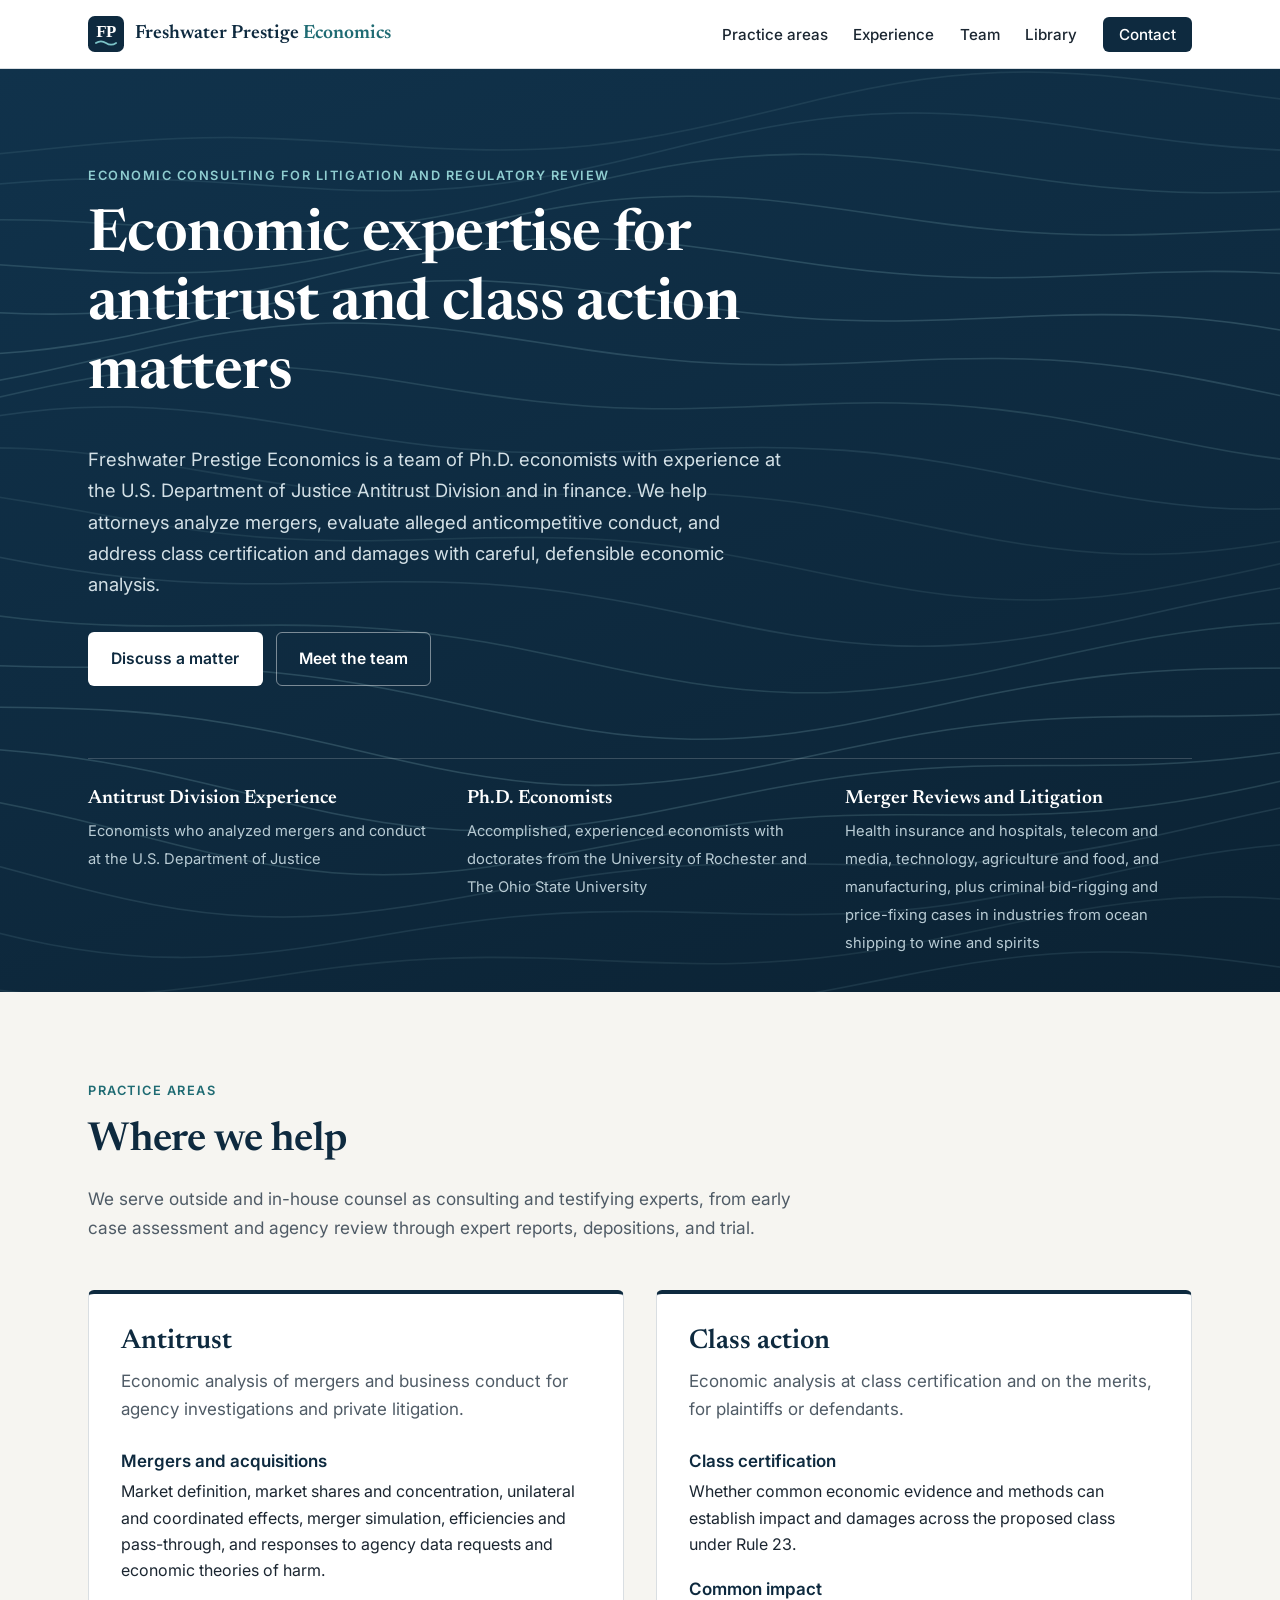
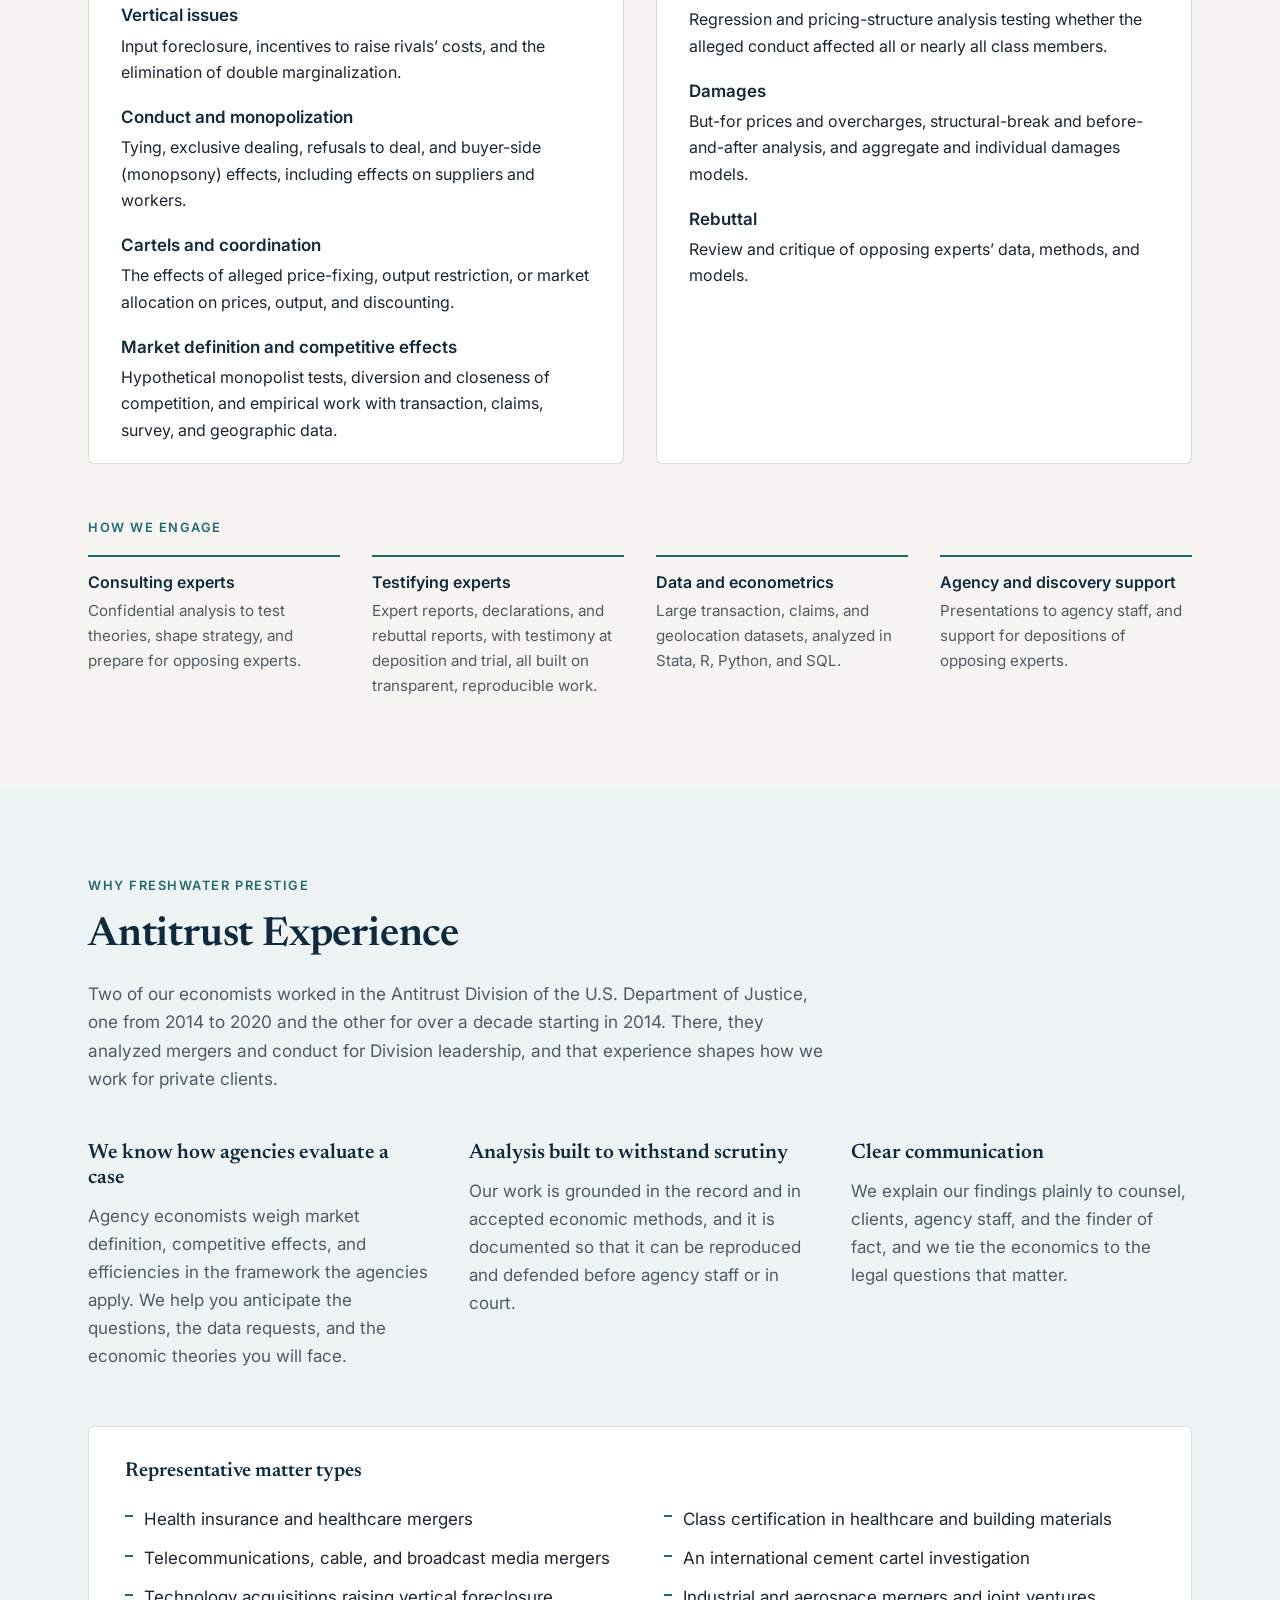
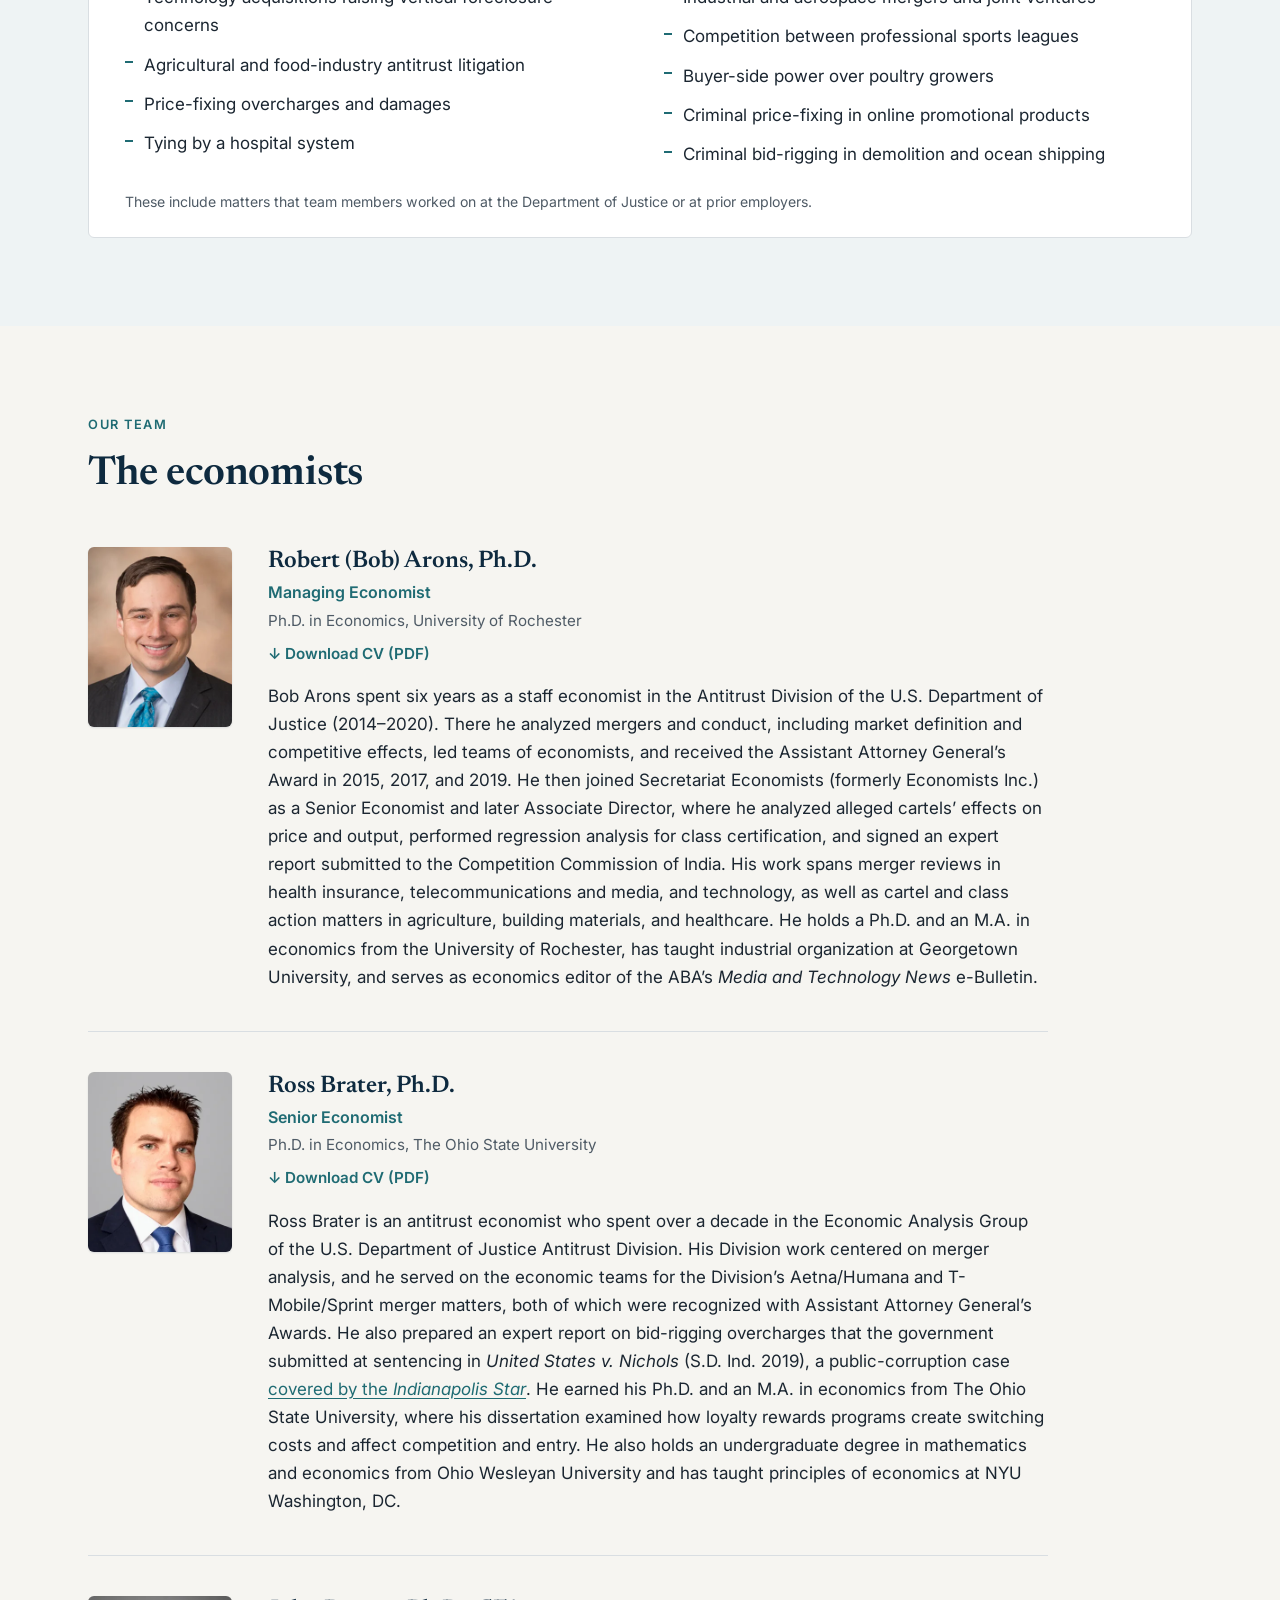
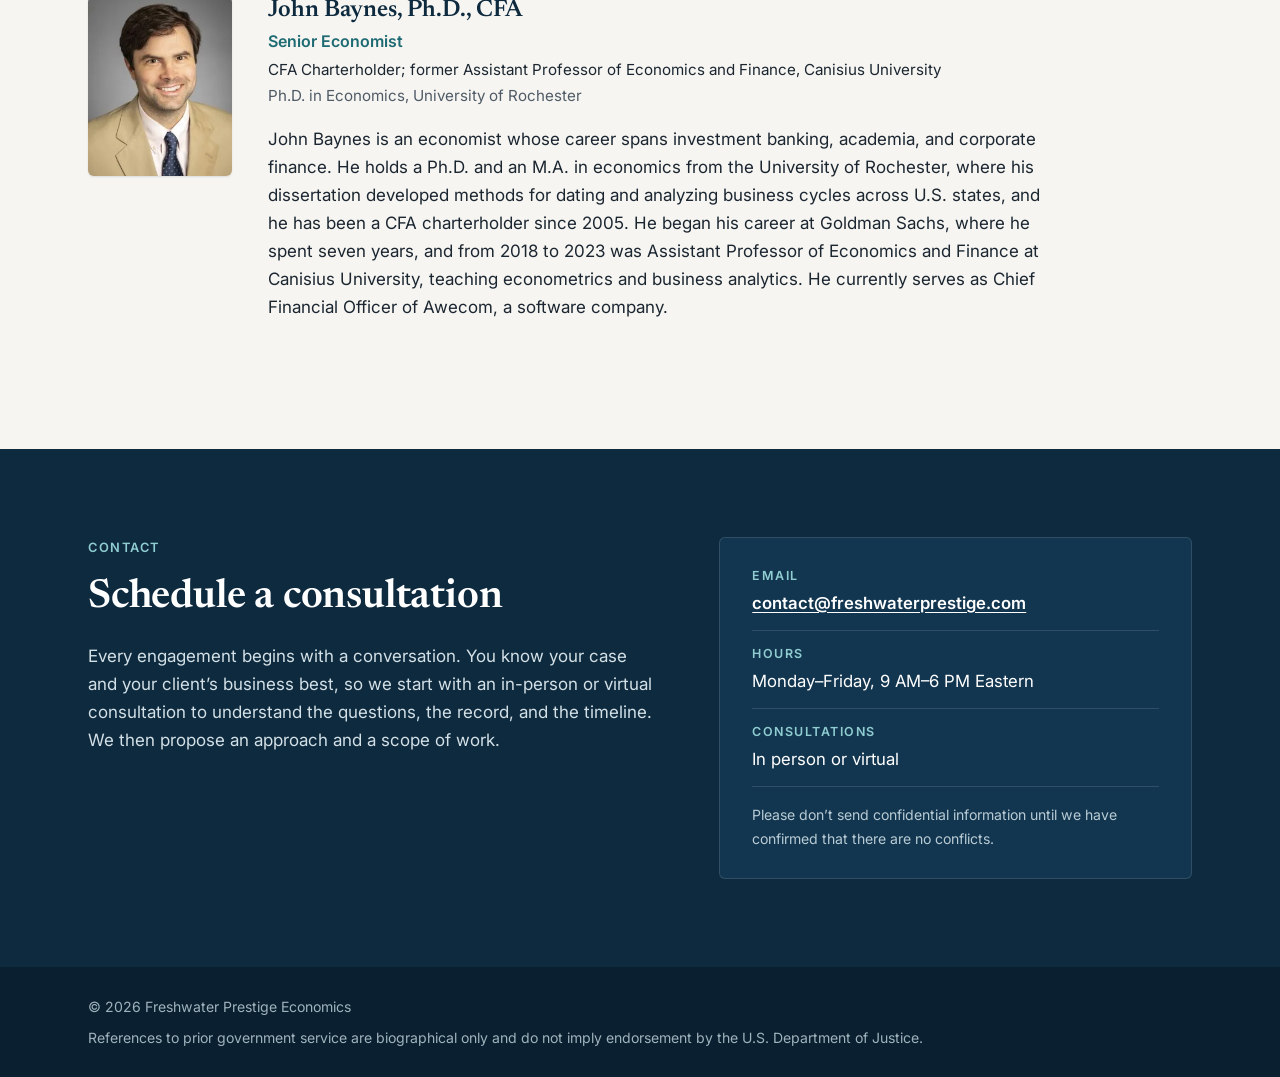
<file: index.html>
<!doctype html>
<html lang="en">
<head>
<!-- Google tag (gtag.js) -->
<script async src="https://www.googletagmanager.com/gtag/js?id=G-1T3R2S3E93"></script>
<script>
  window.dataLayer = window.dataLayer || [];
  function gtag(){dataLayer.push(arguments);}
  gtag('js', new Date());
  gtag('config', 'G-1T3R2S3E93');
</script>
  <meta charset="utf-8">
  <meta name="viewport" content="width=device-width, initial-scale=1">
  <title>Freshwater Prestige Economics | Antitrust and Class Action Economic Consulting</title>
  <meta name="description" content="Freshwater Prestige Economics provides economic analysis and expert support to attorneys in antitrust and class action matters, with economists who previously served in the U.S. Department of Justice Antitrust Division.">
  <link rel="canonical" href="https://www.freshwaterprestige.com/">
  <meta property="og:type" content="website">
  <meta property="og:site_name" content="Freshwater Prestige Economics">
  <meta property="og:title" content="Freshwater Prestige Economics">
  <meta property="og:description" content="Economic analysis for antitrust and class action matters, from economists with Department of Justice Antitrust Division experience.">
  <meta property="og:url" content="https://www.freshwaterprestige.com/">
  <meta property="og:image" content="https://www.freshwaterprestige.com/images/og-image.png">
  <meta property="og:image:width" content="1200">
  <meta property="og:image:height" content="630">
  <meta property="og:image:alt" content="Freshwater Prestige Economics: antitrust and class action economic consulting">
  <meta name="twitter:card" content="summary_large_image">
  <meta name="theme-color" content="#0e2a3f">
  <link rel="icon" href="favicon.svg" type="image/svg+xml">
  <link rel="icon" href="favicon-32.png" sizes="32x32" type="image/png">
  <link rel="apple-touch-icon" href="apple-touch-icon.png">
  <link rel="preconnect" href="https://fonts.googleapis.com">
  <link rel="preconnect" href="https://fonts.gstatic.com" crossorigin>
  <link rel="stylesheet" href="https://fonts.googleapis.com/css2?family=Inter:wght@400;500;600&family=Newsreader:opsz,wght@6..72,500;6..72,600&display=swap">
  <link rel="stylesheet" href="css/style.css">
  <script src="js/main.js" defer></script>
  <script type="application/ld+json">
  {"@context":"https://schema.org","@type":"ProfessionalService","name":"Freshwater Prestige Economics","url":"https://www.freshwaterprestige.com/","logo":"https://www.freshwaterprestige.com/apple-touch-icon.png","image":"https://www.freshwaterprestige.com/images/og-image.png","description":"Economic consulting for attorneys in antitrust and class action matters.","areaServed":"US","knowsAbout":["Antitrust economics","Merger analysis","Market definition","Class certification","Damages"],"openingHours":"Mo-Fr 09:00-18:00","employee":[{"@type":"Person","name":"Robert Arons","jobTitle":"Managing Economist","alumniOf":"University of Rochester"},{"@type":"Person","name":"Ross Brater","jobTitle":"Senior Economist","alumniOf":"The Ohio State University"},{"@type":"Person","name":"John Baynes","jobTitle":"Senior Economist","alumniOf":"University of Rochester"}]}
  </script>
  <script>!function(w,d,s,u){if(w.oaiq)return;var q=function(){q.q.push(arguments)};q.q=[];w.oaiq=q;var j=d.createElement(s);j.async=1;j.src=u;var f=d.getElementsByTagName(s)[0];f.parentNode.insertBefore(j,f)}(window,document,"script","https://bzrcdn.openai.com/sdk/oaiq.min.js");oaiq("init",{pixelId:"56TsaxgMLjwE8Kf6VSjz1W",debug:false});
  oaiq("measure","page_viewed",{type:"contents"});</script>
</head>
<body>
  <a class="skip-link" href="#main">Skip to content</a>

  <header class="site-header">
    <div class="wrap header-inner">
      <a class="brand" href="./" aria-label="Freshwater Prestige Economics, home">
        <svg class="brand-mark" viewBox="0 0 64 64" aria-hidden="true"><rect width="64" height="64" rx="12" fill="#0e2a3f"/><text x="32" y="38" text-anchor="middle" font-family="Georgia, 'Times New Roman', serif" font-size="30" font-weight="600" fill="#fff" letter-spacing="-1">FP</text><path d="M14 48c6-4 12-4 18 0s12 4 18 0" fill="none" stroke="#7cc4c8" stroke-width="3" stroke-linecap="round"/></svg>
        <span class="brand-name">Freshwater Prestige <span>Economics</span></span>
      </a>
      <nav class="site-nav" aria-label="Main">
        <ul>
          <li><a href="#practice">Practice areas</a></li>
          <li><a href="#experience">Experience</a></li>
          <li><a href="#team">Team</a></li>
          <li><a href="library.html">Library</a></li>
          <li><a class="nav-cta" href="#contact">Contact</a></li>
        </ul>
      </nav>
    </div>
  </header>

  <main id="main">
    <section class="hero" aria-labelledby="hero-title">
      <div class="wrap hero-inner">
        <p class="eyebrow">Economic consulting for litigation and regulatory review</p>
        <h1 id="hero-title">Economic expertise for antitrust and class action matters</h1>
        <p class="lede">Freshwater Prestige Economics is a team of Ph.D. economists with experience at the U.S.&nbsp;Department of Justice Antitrust Division and in finance. We help attorneys analyze mergers, evaluate alleged anticompetitive conduct, and address class certification and damages with careful, defensible economic analysis.</p>
        <div class="hero-actions">
          <span class="js-email" data-u="tcatnoc" data-d="moc.egitserpretawhserf" data-label="Discuss a matter" data-class="btn btn-primary" data-subject="Consultation request"><a class="btn btn-primary" href="#contact">Discuss a matter</a></span>
          <a class="btn btn-ghost" href="#team">Meet the team</a>
        </div>
      </div>
      <div class="wrap">
        <ul class="facts" aria-label="At a glance">
          <li><strong>Antitrust Division Experience</strong><span>Economists who analyzed mergers and conduct at the U.S. Department of Justice</span></li>
          <li><strong>Ph.D. Economists</strong><span>Accomplished, experienced economists with doctorates from the University of Rochester and The Ohio State University</span></li>
          <li><strong>Merger Reviews and Litigation</strong><span>Health insurance and hospitals, telecom and media, technology, agriculture and food, and manufacturing, plus criminal bid-rigging and price-fixing cases in industries from ocean shipping to wine and spirits</span></li>
        </ul>
      </div>
    </section>

    <section id="practice" class="section" aria-labelledby="practice-title">
      <div class="wrap">
        <div class="section-head">
          <p class="kicker">Practice areas</p>
          <h2 id="practice-title">Where we help</h2>
          <p>We serve outside and in-house counsel as consulting and testifying experts, from early case assessment and agency review through expert reports, depositions, and trial.</p>
        </div>

        <div class="practice-grid">
          <article class="practice">
            <h3>Antitrust</h3>
            <p class="practice-intro">Economic analysis of mergers and business conduct for agency investigations and private litigation.</p>
            <dl>
              <dt>Mergers and acquisitions</dt>
              <dd>Market definition, market shares and concentration, unilateral and coordinated effects, merger simulation, efficiencies and pass-through, and responses to agency data requests and economic theories of harm.</dd>
              <dt>Vertical issues</dt>
              <dd>Input foreclosure, incentives to raise rivals&rsquo; costs, and the elimination of double marginalization.</dd>
              <dt>Conduct and monopolization</dt>
              <dd>Tying, exclusive dealing, refusals to deal, and buyer-side (monopsony) effects, including effects on suppliers and workers.</dd>
              <dt>Cartels and coordination</dt>
              <dd>The effects of alleged price-fixing, output restriction, or market allocation on prices, output, and discounting.</dd>
              <dt>Market definition and competitive effects</dt>
              <dd>Hypothetical monopolist tests, diversion and closeness of competition, and empirical work with transaction, claims, survey, and geographic data.</dd>
            </dl>
          </article>

          <article class="practice">
            <h3>Class action</h3>
            <p class="practice-intro">Economic analysis at class certification and on the merits, for plaintiffs or defendants.</p>
            <dl>
              <dt>Class certification</dt>
              <dd>Whether common economic evidence and methods can establish impact and damages across the proposed class under Rule&nbsp;23.</dd>
              <dt>Common impact</dt>
              <dd>Regression and pricing-structure analysis testing whether the alleged conduct affected all or nearly all class members.</dd>
              <dt>Damages</dt>
              <dd>But-for prices and overcharges, structural-break and before-and-after analysis, and aggregate and individual damages models.</dd>
              <dt>Rebuttal</dt>
              <dd>Review and critique of opposing experts&rsquo; data, methods, and models.</dd>
            </dl>
          </article>
        </div>

        <h3 class="engage-title" id="engage-title">How we engage</h3>
        <ul class="engage" aria-labelledby="engage-title">
          <li><h4>Consulting experts</h4><p>Confidential analysis to test theories, shape strategy, and prepare for opposing experts.</p></li>
          <li><h4>Testifying experts</h4><p>Expert reports, declarations, and rebuttal reports, with testimony at deposition and trial, all built on transparent, reproducible work.</p></li>
          <li><h4>Data and econometrics</h4><p>Large transaction, claims, and geolocation datasets, analyzed in Stata, R, Python, and SQL.</p></li>
          <li><h4>Agency and discovery support</h4><p>Presentations to agency staff, and support for depositions of opposing experts.</p></li>
        </ul>
      </div>
    </section>

    <section id="experience" class="section section-tint" aria-labelledby="experience-title">
      <div class="wrap">
        <div class="section-head">
          <p class="kicker">Why Freshwater Prestige</p>
          <h2 id="experience-title">Antitrust Experience</h2>
          <p>Two of our economists worked in the Antitrust Division of the U.S. Department of Justice, one from 2014 to 2020 and the other for over a decade starting in 2014. There, they analyzed mergers and conduct for Division leadership, and that experience shapes how we work for private clients.</p>
        </div>

        <div class="why-grid">
          <div class="why">
            <h3>We know how agencies evaluate a case</h3>
            <p>Agency economists weigh market definition, competitive effects, and efficiencies in the framework the agencies apply. We help you anticipate the questions, the data requests, and the economic theories you will face.</p>
          </div>
          <div class="why">
            <h3>Analysis built to withstand scrutiny</h3>
            <p>Our work is grounded in the record and in accepted economic methods, and it is documented so that it can be reproduced and defended before agency staff or in court.</p>
          </div>
          <div class="why">
            <h3>Clear communication</h3>
            <p>We explain our findings plainly to counsel, clients, agency staff, and the finder of fact, and we tie the economics to the legal questions that matter.</p>
          </div>
        </div>

        <div class="matters">
          <h3>Representative matter types</h3>
          <ul>
            <li>Health insurance and healthcare mergers</li>
            <li>Telecommunications, cable, and broadcast media mergers</li>
            <li>Technology acquisitions raising vertical foreclosure concerns</li>
            <li>Agricultural and food-industry antitrust litigation</li>
            <li>Price-fixing overcharges and damages</li>
            <li>Tying by a hospital system</li>
            <li>Class certification in healthcare and building materials</li>
            <li>An international cement cartel investigation</li>
            <li>Industrial and aerospace mergers and joint ventures</li>
            <li>Competition between professional sports leagues</li>
            <li>Buyer-side power over poultry growers</li>
            <li>Criminal price-fixing in online promotional products</li>
            <li>Criminal bid-rigging in demolition and ocean shipping</li>
          </ul>
          <p class="note">These include matters that team members worked on at the Department of Justice or at prior employers.</p>
        </div>
      </div>
    </section>

    <section id="team" class="section" aria-labelledby="team-title">
      <div class="wrap">
        <div class="section-head">
          <p class="kicker">Our team</p>
          <h2 id="team-title">The economists</h2>
        </div>

        <div class="team-grid">
          <article class="person">
            <picture>
              <source srcset="images/robert-arons.webp" type="image/webp">
              <img src="images/robert-arons.jpg" width="320" height="400" alt="Portrait of Robert Arons" loading="lazy" decoding="async">
            </picture>
            <div class="person-body">
              <h3>Robert (Bob) Arons, Ph.D.</h3>
              <p class="role">Managing Economist</p>
              <p class="creds">Ph.D. in Economics, University of Rochester</p>
              <p class="cv-link"><a href="cv/Arons-CV.pdf" download>Download CV (PDF)</a></p>
              <p>Bob Arons spent six years as a staff economist in the Antitrust Division of the U.S. Department of Justice (2014&ndash;2020). There he analyzed mergers and conduct, including market definition and competitive effects, led teams of economists, and received the Assistant Attorney General&rsquo;s Award in 2015, 2017, and 2019. He then joined Secretariat Economists (formerly Economists Inc.) as a Senior Economist and later Associate Director, where he analyzed alleged cartels&rsquo; effects on price and output, performed regression analysis for class certification, and signed an expert report submitted to the Competition Commission of India. His work spans merger reviews in health insurance, telecommunications and media, and technology, as well as cartel and class action matters in agriculture, building materials, and healthcare. He holds a Ph.D. and an M.A. in economics from the University of Rochester, has taught industrial organization at Georgetown University, and serves as economics editor of the ABA&rsquo;s <i>Media and Technology News</i> e-Bulletin.</p>
            </div>
          </article>

          <article class="person">
            <picture>
              <source srcset="images/ross-brater.webp" type="image/webp">
              <img src="images/ross-brater.jpg" width="320" height="400" alt="Portrait of Ross Brater" loading="lazy" decoding="async">
            </picture>
            <div class="person-body">
              <h3>Ross Brater, Ph.D.</h3>
              <p class="role">Senior Economist</p>
              <p class="creds">Ph.D. in Economics, The Ohio State University</p>
              <p class="cv-link"><a href="cv/Brater-CV.pdf" download>Download CV (PDF)</a></p>
              <p>Ross Brater is an antitrust economist who spent over a decade in the Economic Analysis Group of the U.S. Department of Justice Antitrust Division. His Division work centered on merger analysis, and he served on the economic teams for the Division&rsquo;s Aetna/Humana and T-Mobile/Sprint merger matters, both of which were recognized with Assistant Attorney General&rsquo;s Awards. He also prepared an expert report on bid-rigging overcharges that the government submitted at sentencing in <em>United States v. Nichols</em> (S.D. Ind. 2019), a public-corruption case <a href="https://www.indystar.com/story/news/local/2019/01/18/here-every-name-listed-nichols-sentencing-memo/2614495002/" target="_blank" rel="noopener">covered by the <em>Indianapolis Star</em></a>. He earned his Ph.D. and an M.A. in economics from The Ohio State University, where his dissertation examined how loyalty rewards programs create switching costs and affect competition and entry. He also holds an undergraduate degree in mathematics and economics from Ohio Wesleyan University and has taught principles of economics at NYU Washington, DC.</p>
            </div>
          </article>

          <article class="person">
            <picture>
              <source srcset="images/john-baynes.webp" type="image/webp">
              <img src="images/john-baynes.jpg" width="260" height="325" alt="Portrait of John Baynes" loading="lazy" decoding="async">
            </picture>
            <div class="person-body">
              <h3>John Baynes, Ph.D., CFA</h3>
              <p class="role">Senior Economist</p>
              <p class="background">CFA Charterholder; former Assistant Professor of Economics and Finance, Canisius University</p>
              <p class="creds">Ph.D. in Economics, University of Rochester</p>
              <p>John Baynes is an economist whose career spans investment banking, academia, and corporate finance. He holds a Ph.D. and an M.A. in economics from the University of Rochester, where his dissertation developed methods for dating and analyzing business cycles across U.S. states, and he has been a CFA charterholder since 2005. He began his career at Goldman Sachs, where he spent seven years, and from 2018 to 2023 was Assistant Professor of Economics and Finance at Canisius University, teaching econometrics and business analytics. He currently serves as Chief Financial Officer of Awecom, a software company.</p>
            </div>
          </article>
        </div>
      </div>
    </section>

    <section id="contact" class="section section-dark" aria-labelledby="contact-title">
      <div class="wrap contact-grid">
        <div>
          <p class="kicker">Contact</p>
          <h2 id="contact-title">Schedule a consultation</h2>
          <p>Every engagement begins with a conversation. You know your case and your client&rsquo;s business best, so we start with an in-person or virtual consultation to understand the questions, the record, and the timeline. We then propose an approach and a scope of work.</p>
        </div>
        <dl class="contact-list">
          <div>
            <dt>Email</dt>
            <dd class="contact-email"><span class="js-email" data-u="tcatnoc" data-d="moc.egitserpretawhserf" data-subject="Consultation request">contact [at] freshwaterprestige [dot] com</span></dd>
          </div>
          <div>
            <dt>Hours</dt>
            <dd>Monday&ndash;Friday, 9&nbsp;AM&ndash;6&nbsp;PM Eastern</dd>
          </div>
          <div>
            <dt>Consultations</dt>
            <dd>In person or virtual</dd>
          </div>
          <p class="contact-note">Please don&rsquo;t send confidential information until we have confirmed that there are no conflicts.</p>
        </dl>
      </div>
    </section>
  </main>

  <footer class="site-footer">
    <div class="wrap footer-inner">
      <p>&copy; <span id="year">2026</span> Freshwater Prestige Economics</p>
      <p class="disclaimer">References to prior government service are biographical only and do not imply endorsement by the U.S. Department of Justice.</p>
    </div>
  </footer>
</body>
</html>
</file>
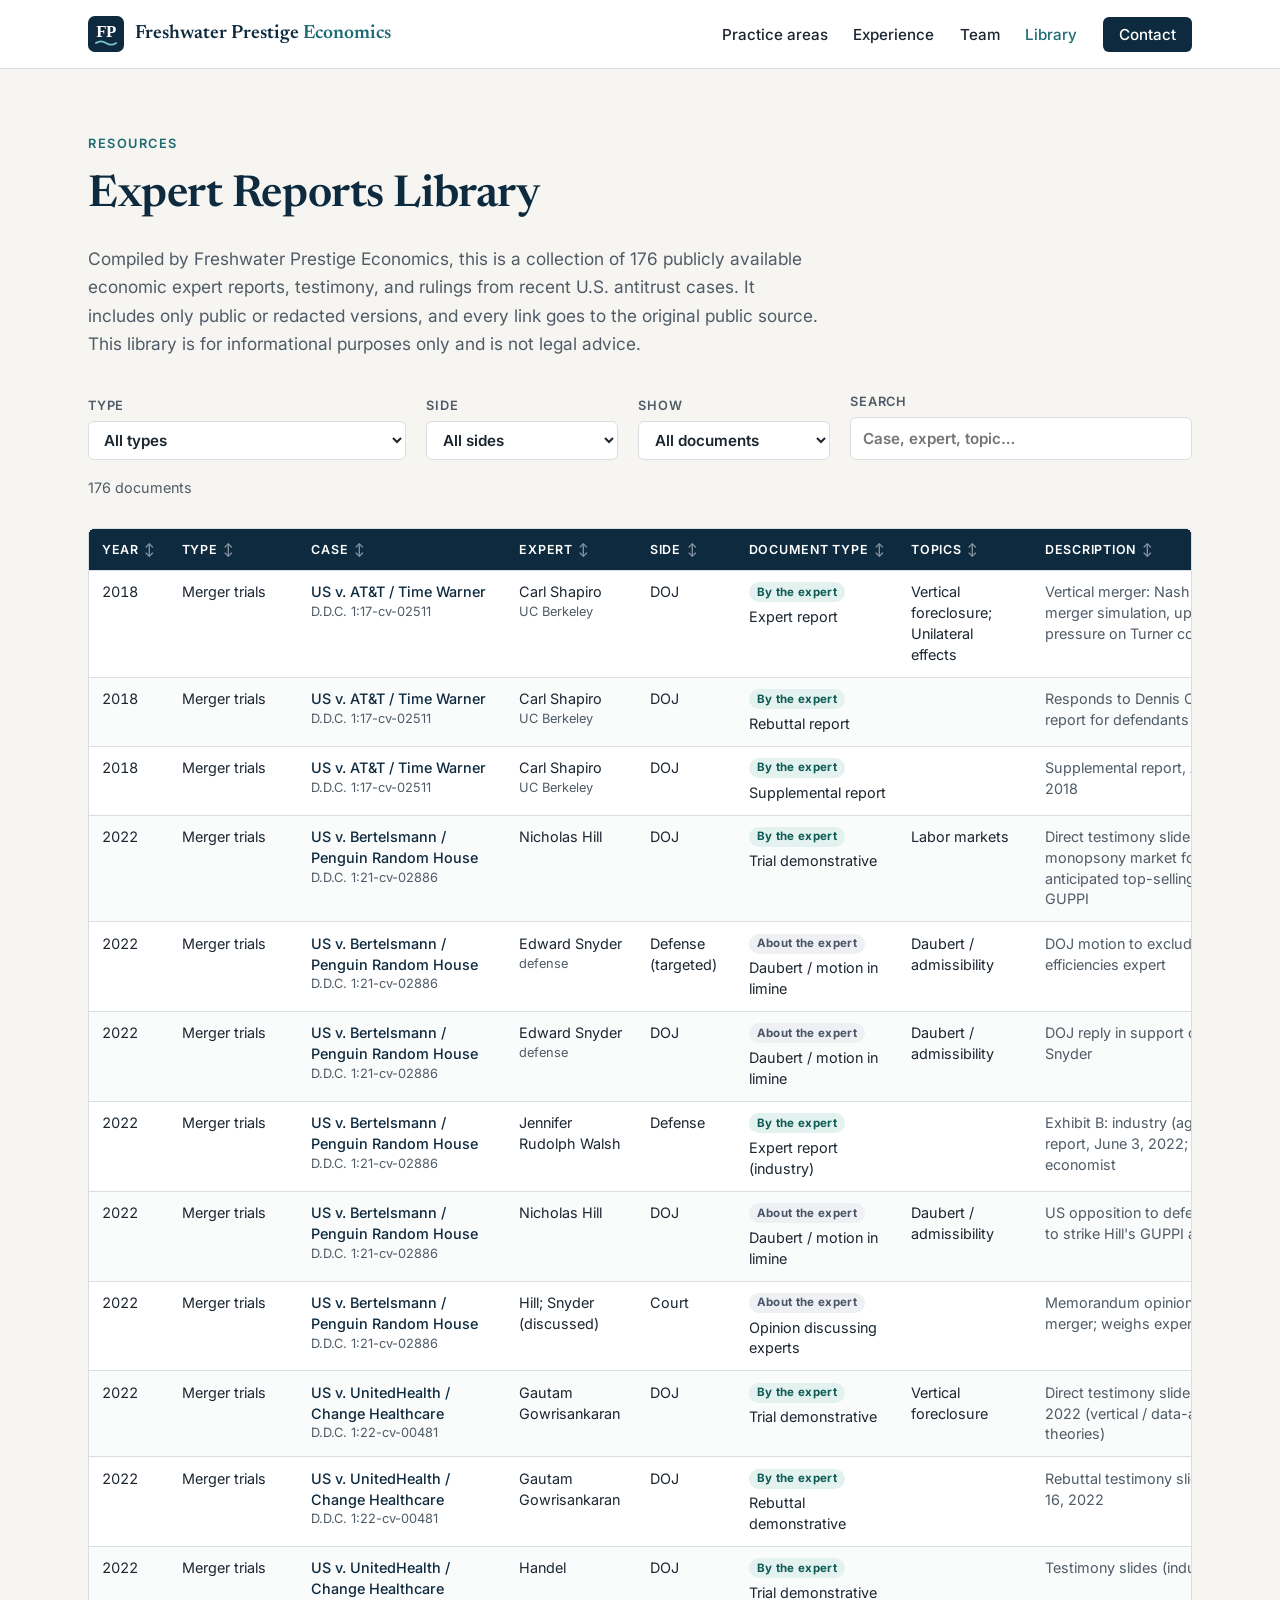
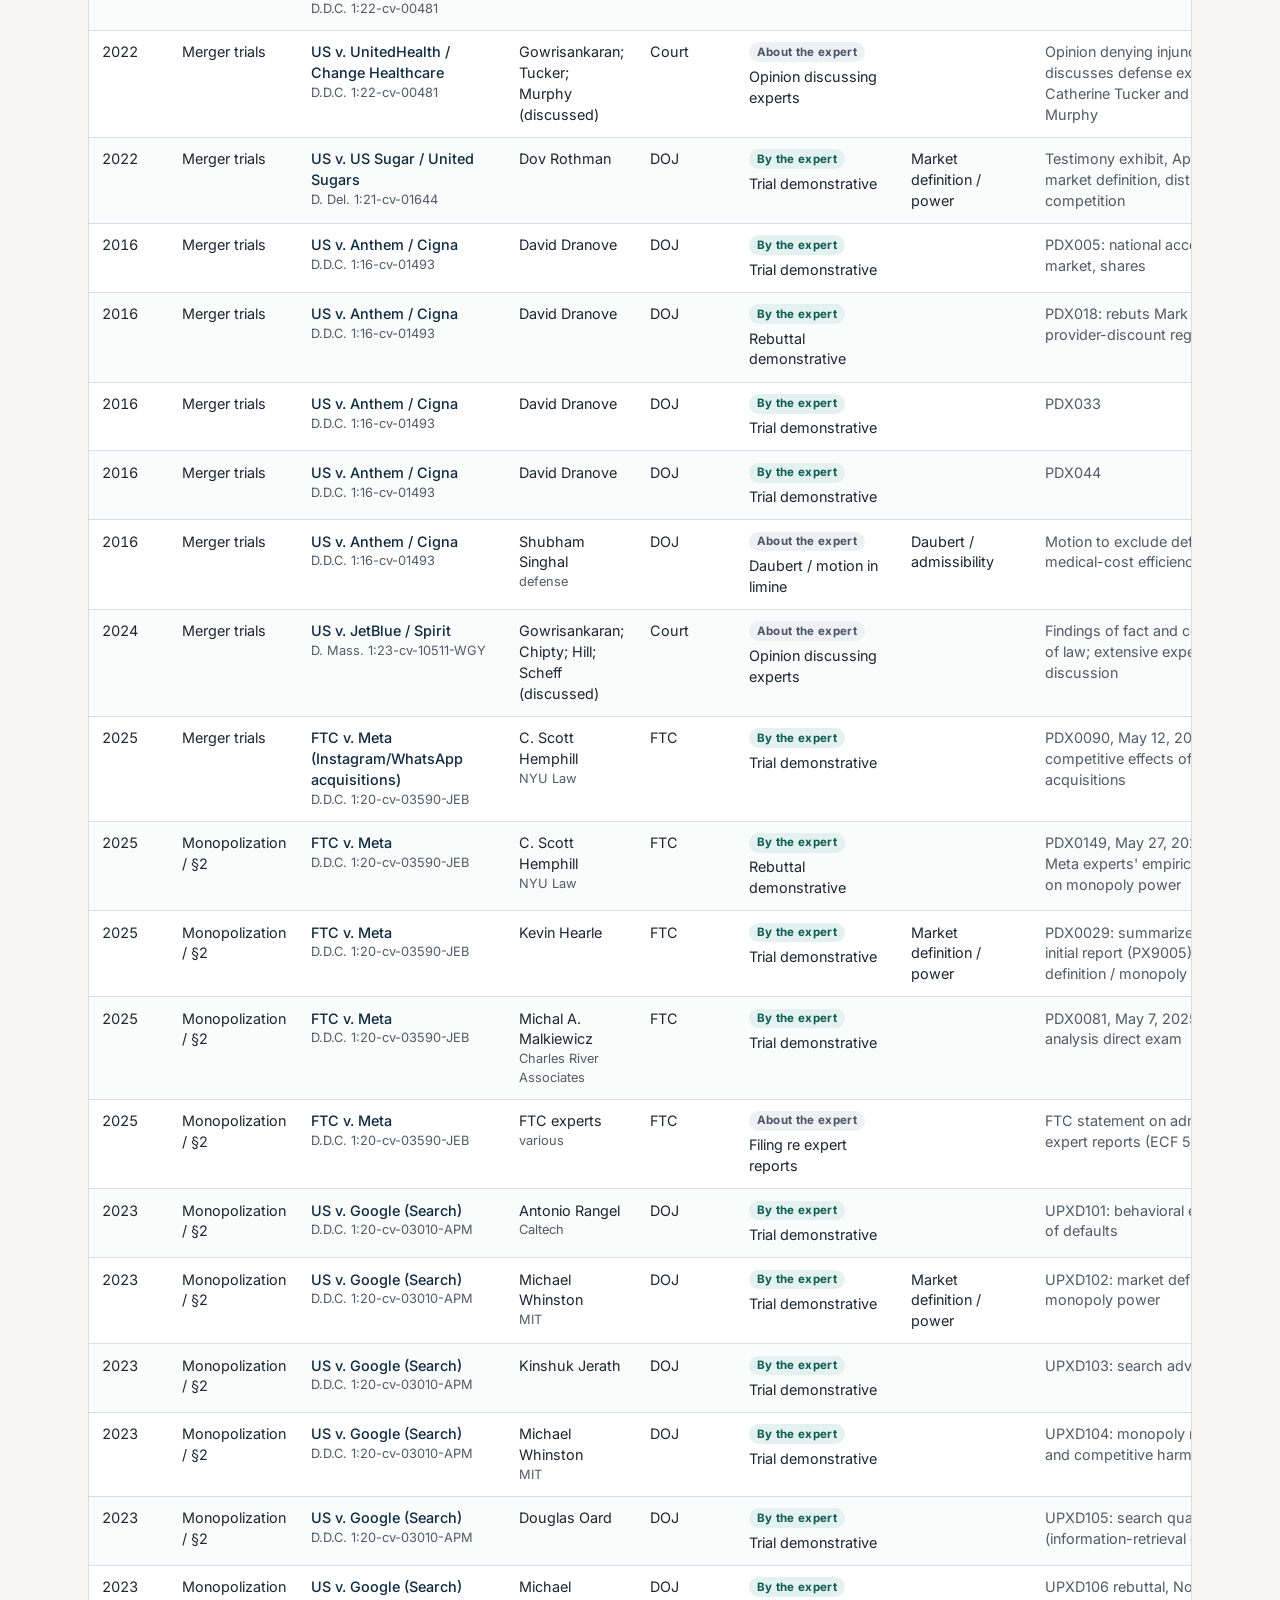
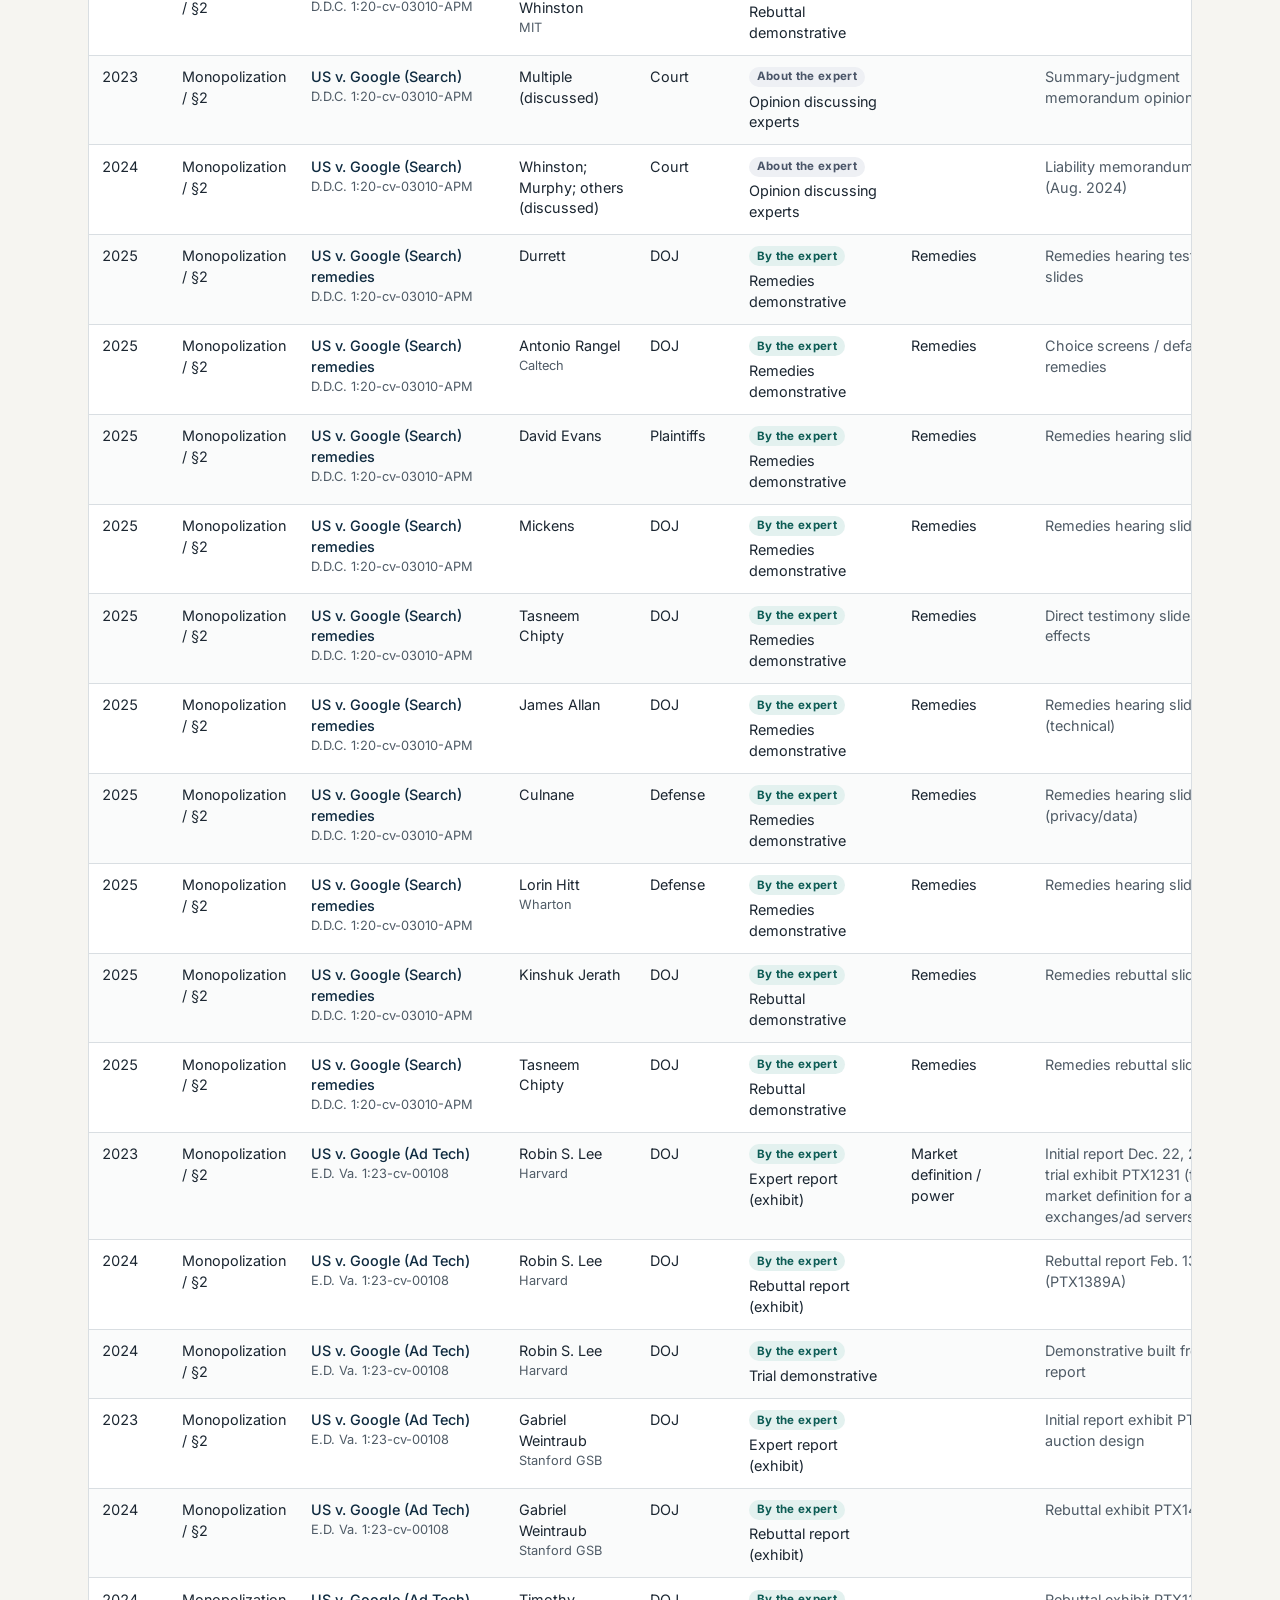
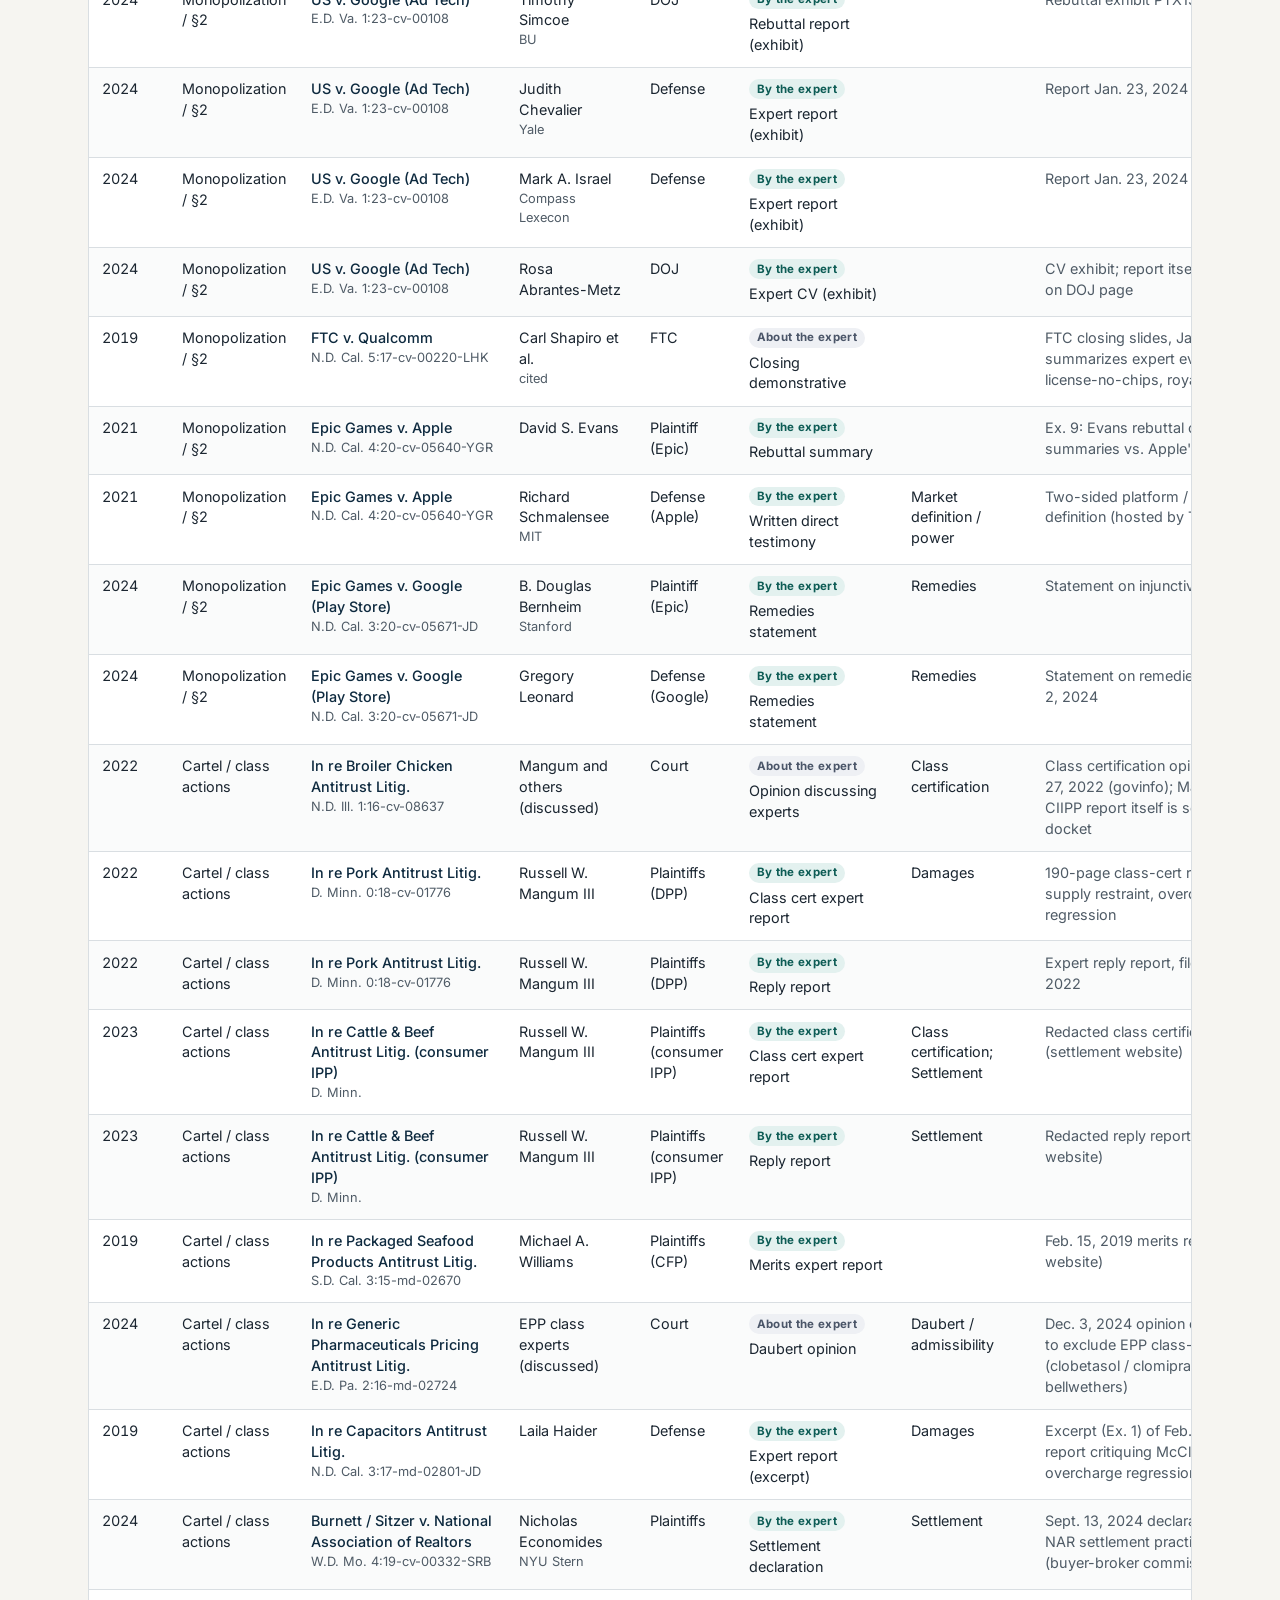
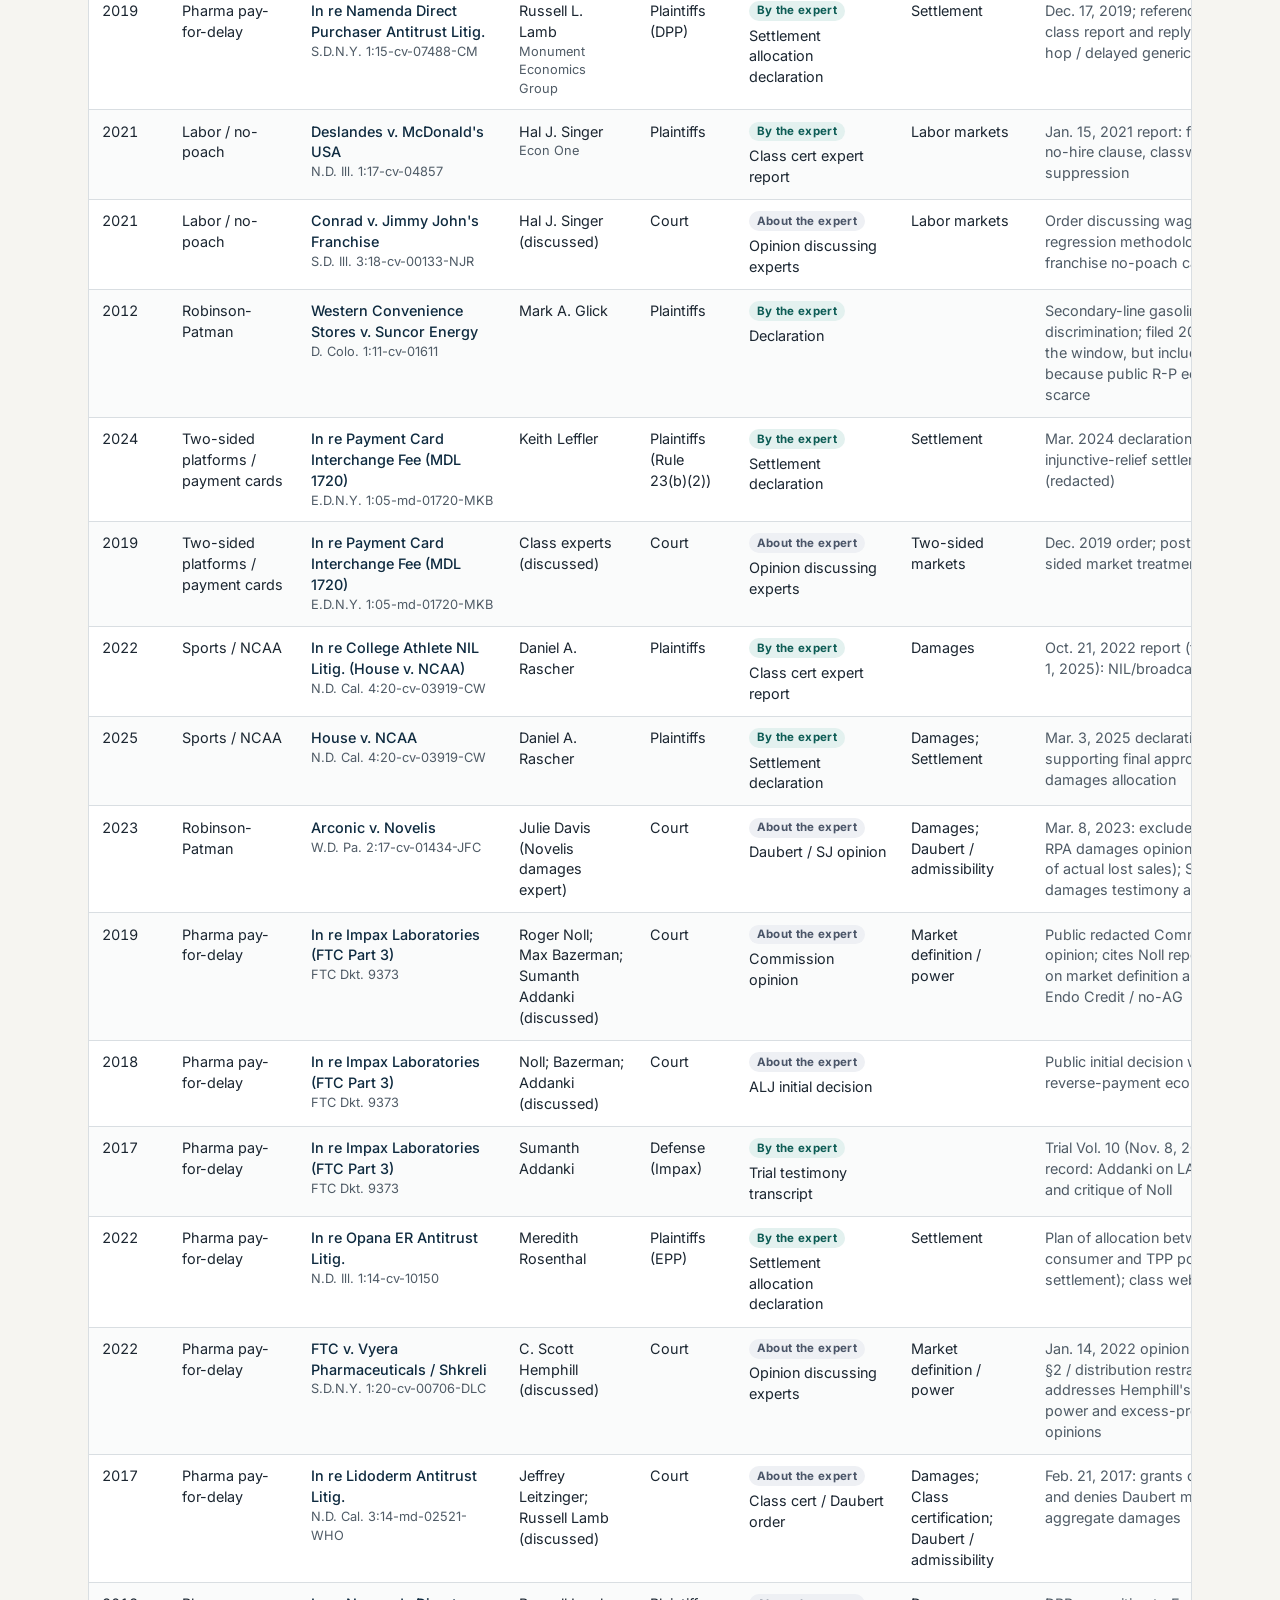
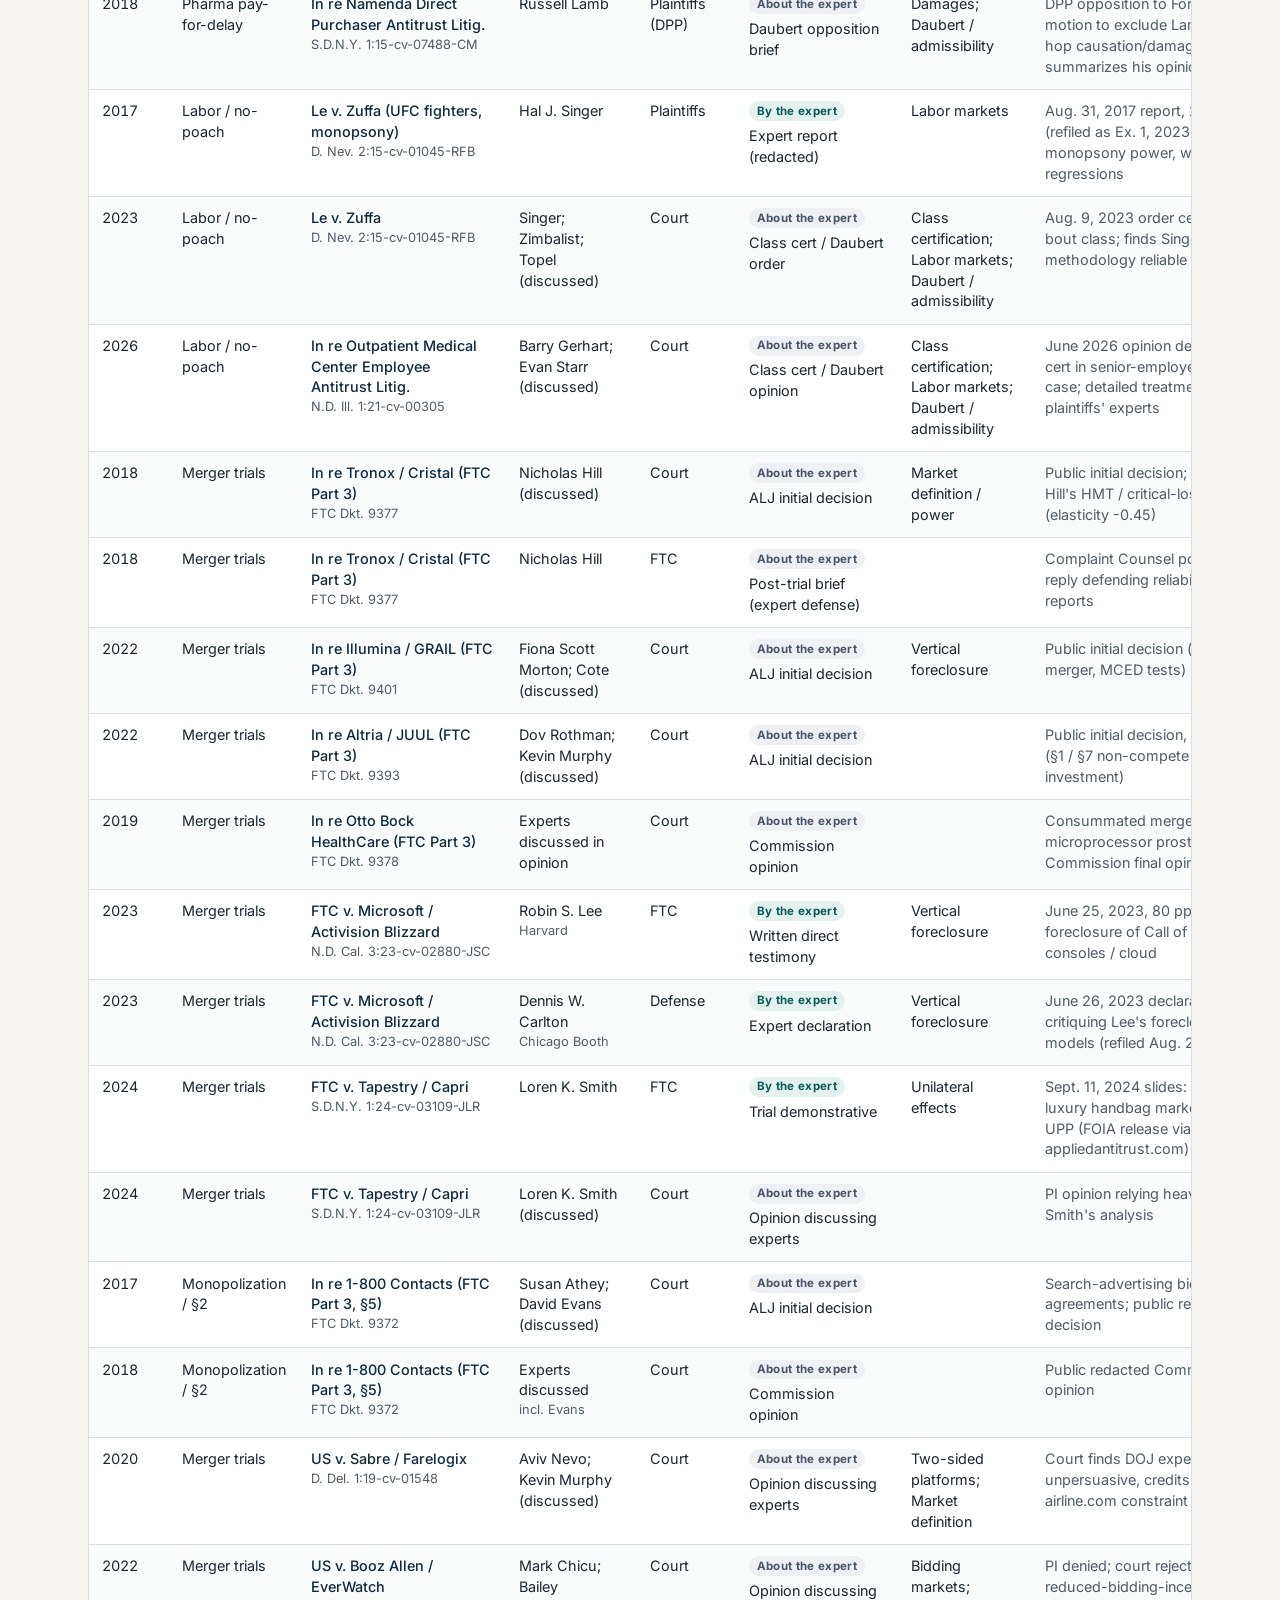
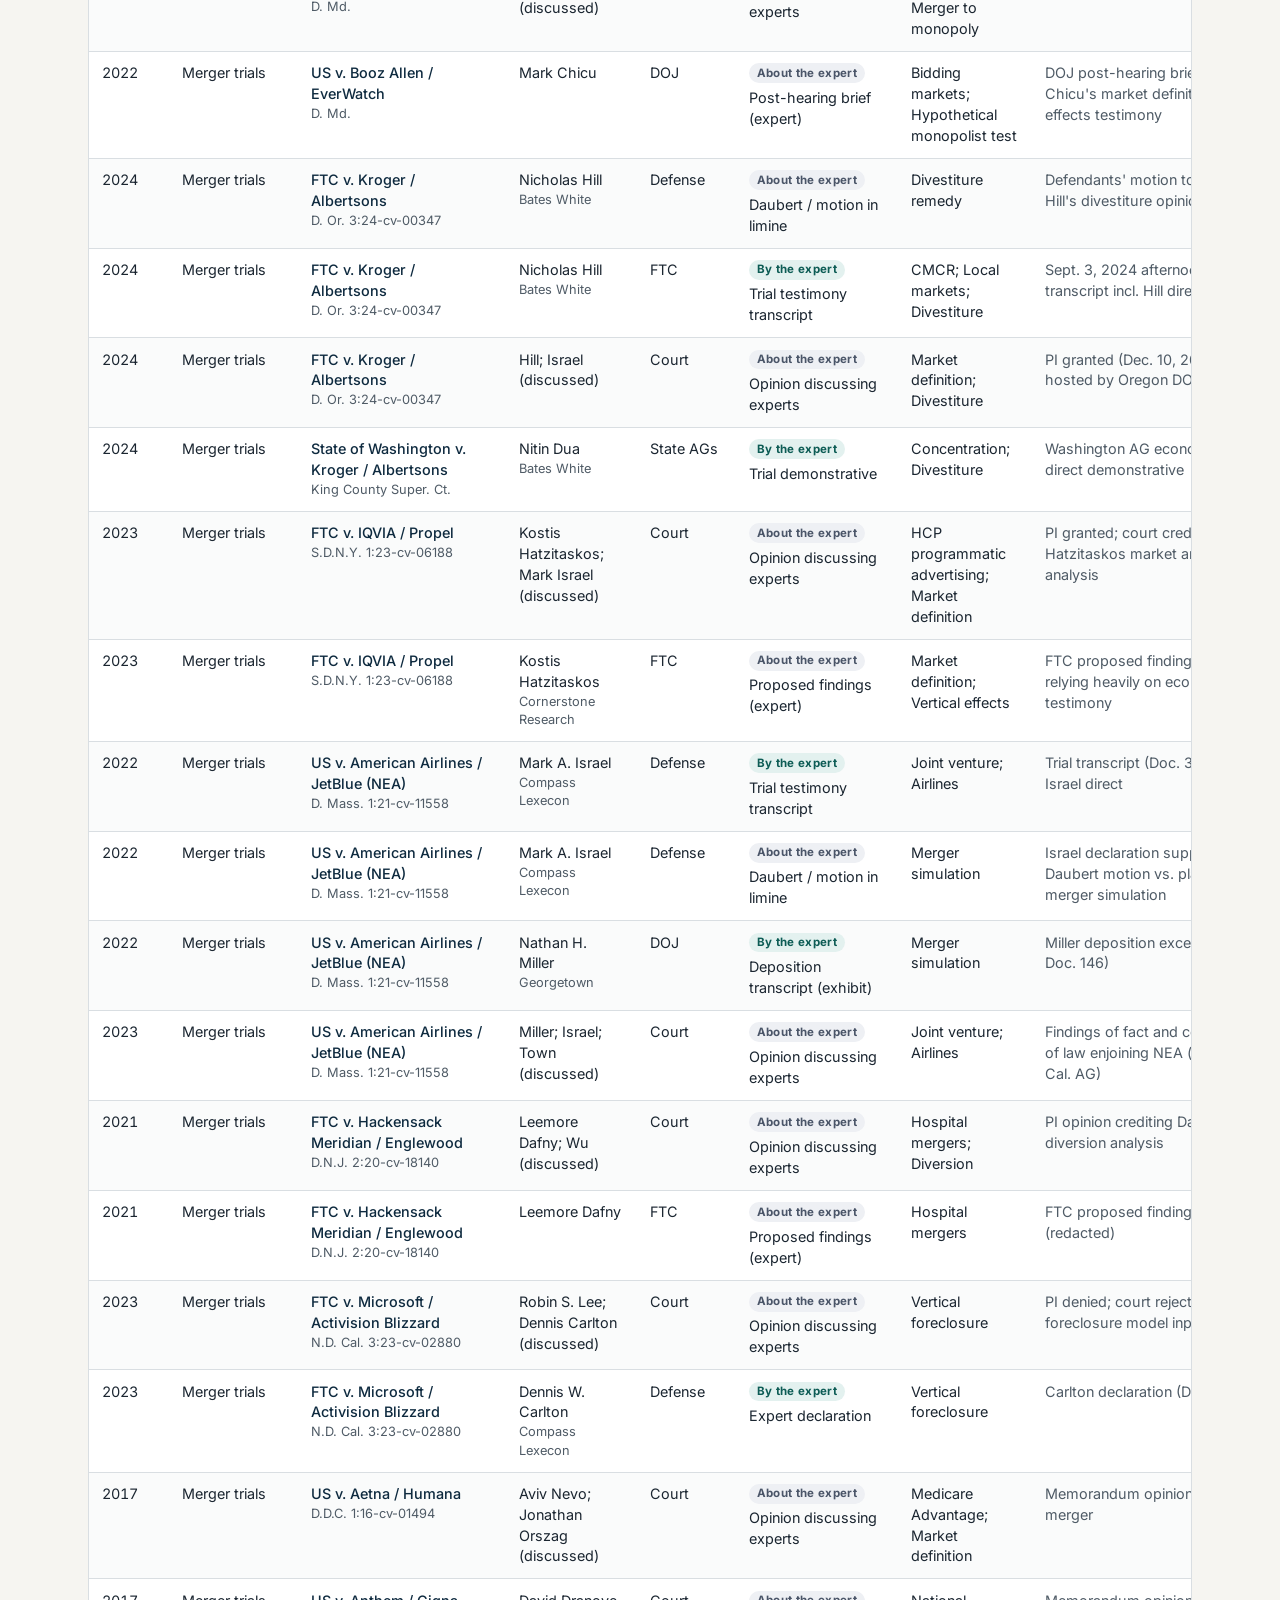
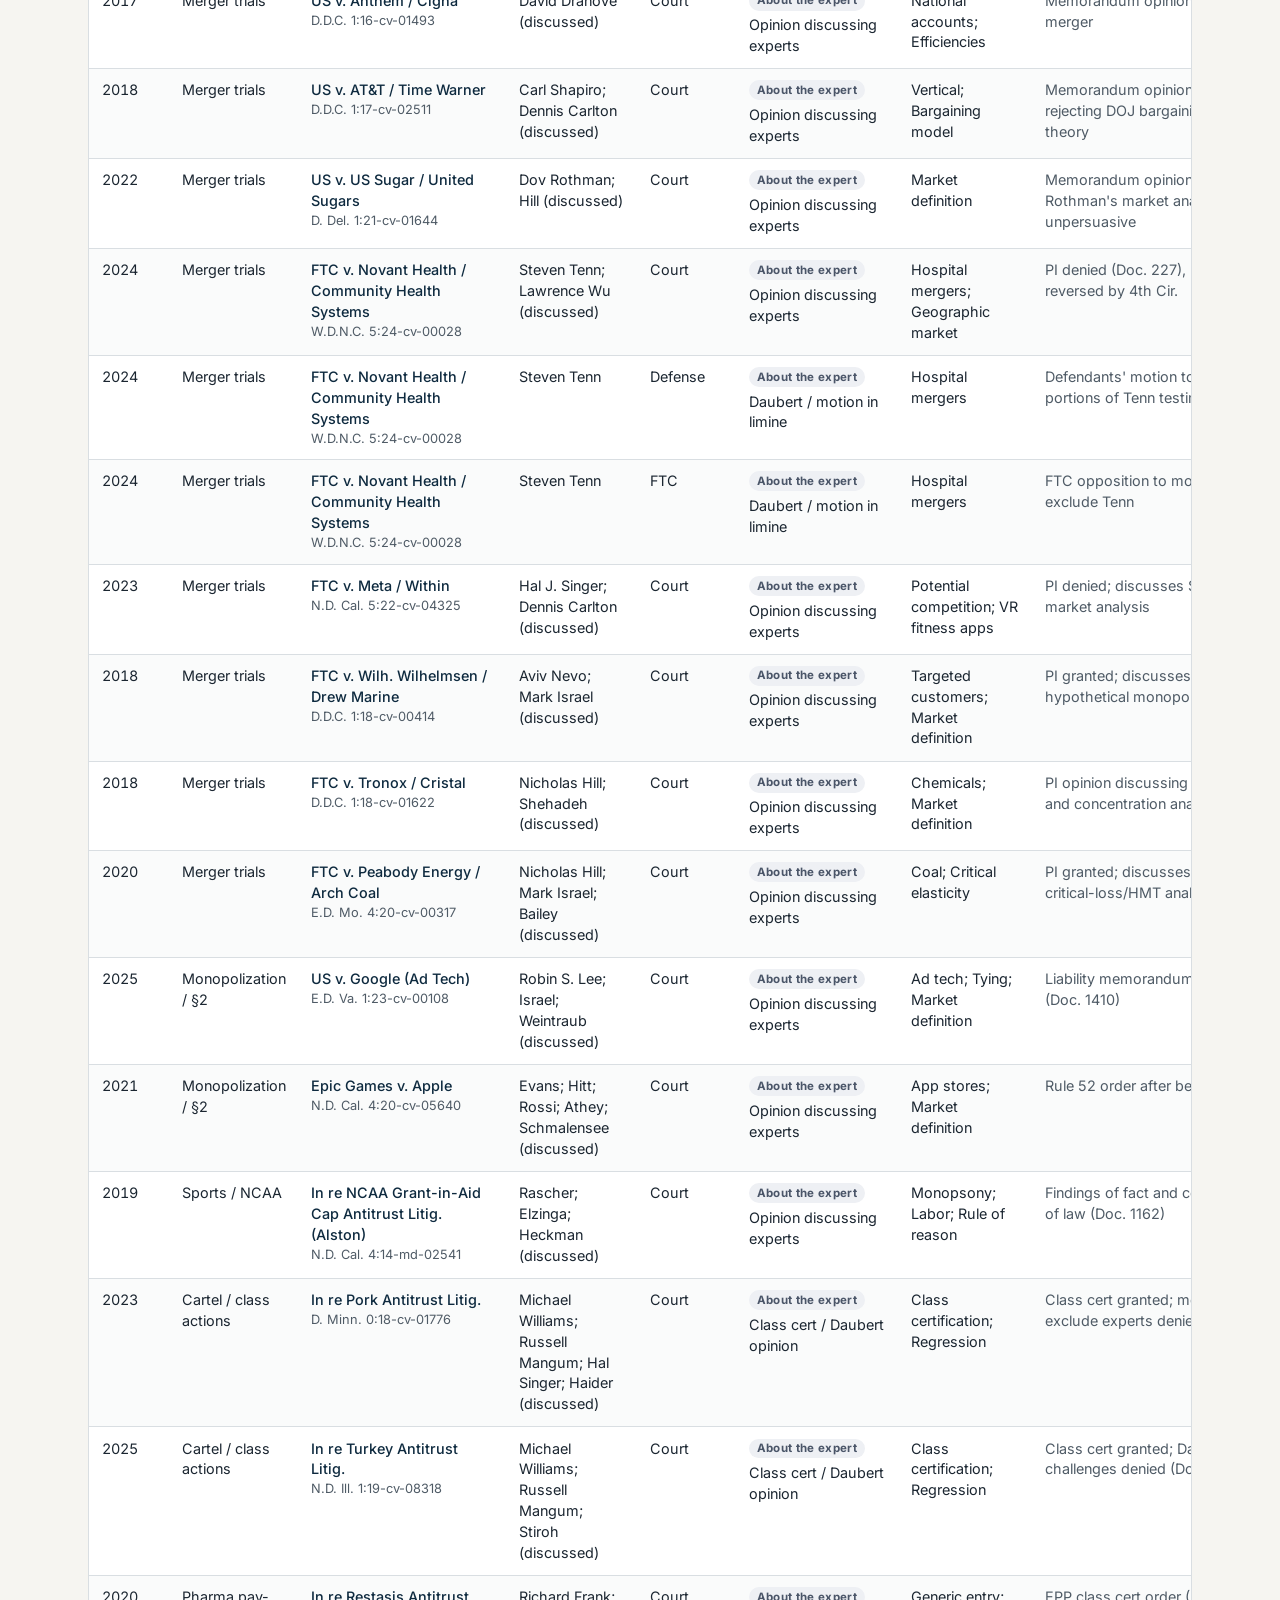
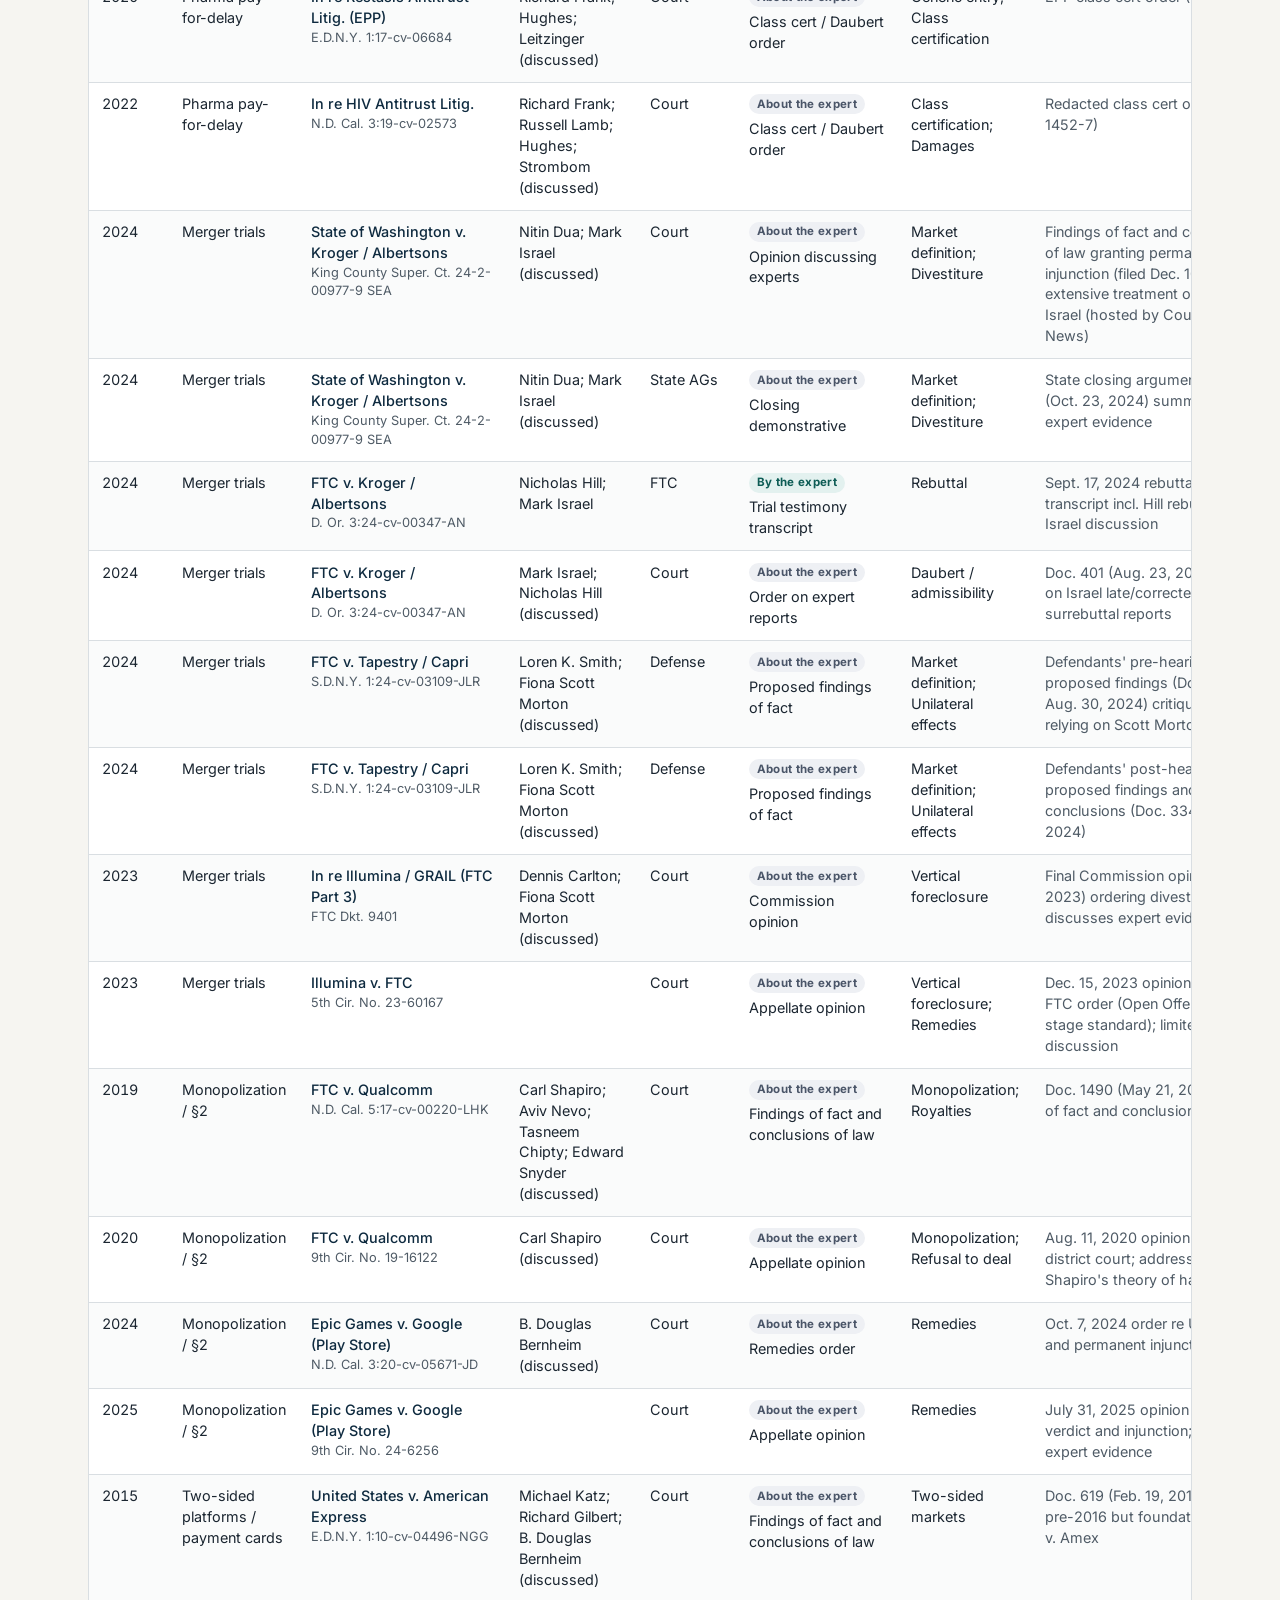
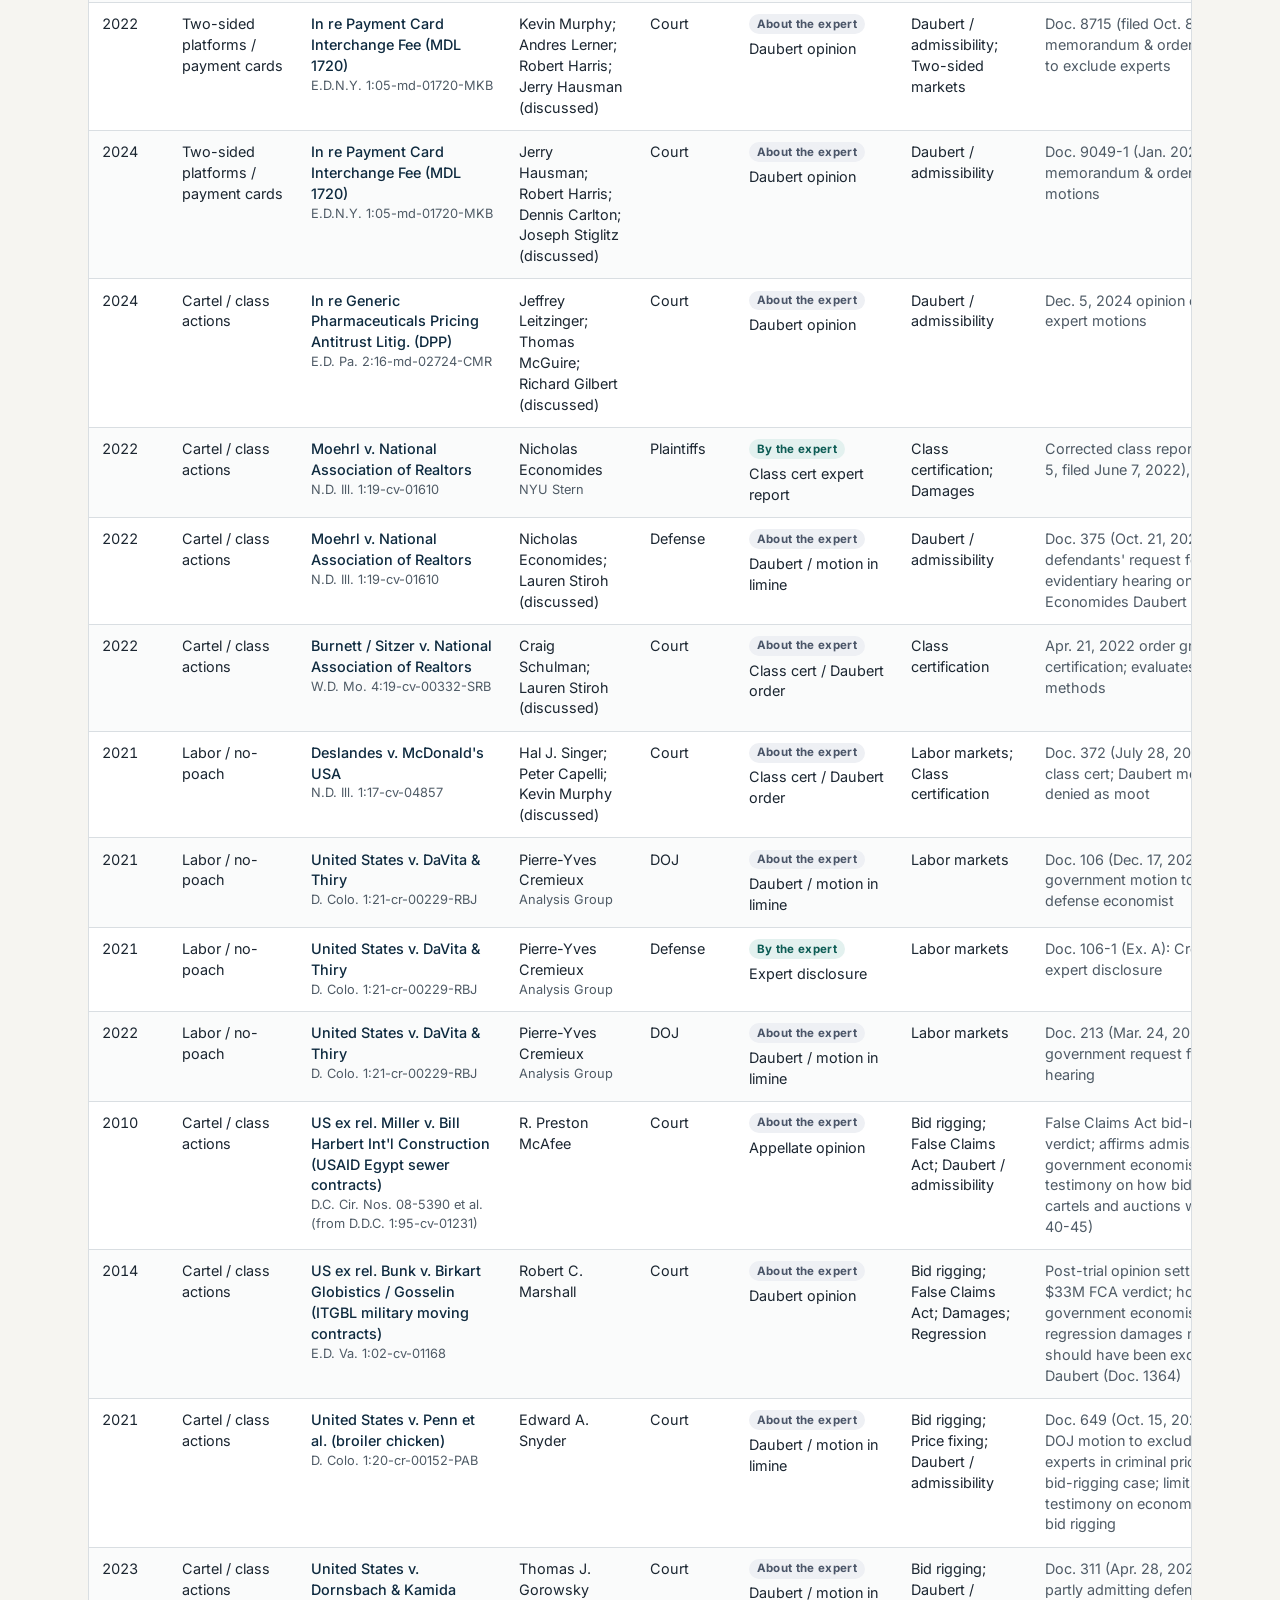
<file: library.html>
<!doctype html>
<html lang="en">
<head>
<!-- Google tag (gtag.js) -->
<script async src="https://www.googletagmanager.com/gtag/js?id=G-1T3R2S3E93"></script>
<script>
  window.dataLayer = window.dataLayer || [];
  function gtag(){dataLayer.push(arguments);}
  gtag('js', new Date());
  gtag('config', 'G-1T3R2S3E93');
</script>
  <meta charset="utf-8">
  <meta name="viewport" content="width=device-width, initial-scale=1">
  <title>Expert Reports Library | Freshwater Prestige Economics</title>
  <meta name="description" content="A collection of publicly available economic expert reports, testimony, and rulings from U.S. antitrust cases, compiled by Freshwater Prestige Economics.">
  <link rel="canonical" href="https://www.freshwaterprestige.com/library.html">
  <meta property="og:type" content="website">
  <meta property="og:site_name" content="Freshwater Prestige Economics">
  <meta property="og:title" content="Freshwater Prestige Economics">
  <meta property="og:description" content="Economic analysis for antitrust and class action matters, from economists with Department of Justice Antitrust Division experience.">
  <meta property="og:url" content="https://www.freshwaterprestige.com/library.html">
  <meta property="og:image" content="https://www.freshwaterprestige.com/images/og-image.png">
  <meta property="og:image:width" content="1200">
  <meta property="og:image:height" content="630">
  <meta property="og:image:alt" content="Freshwater Prestige Economics: antitrust and class action economic consulting">
  <meta name="twitter:card" content="summary_large_image">
  <meta name="theme-color" content="#0e2a3f">
  <link rel="icon" href="favicon.svg" type="image/svg+xml">
  <link rel="icon" href="favicon-32.png" sizes="32x32" type="image/png">
  <link rel="apple-touch-icon" href="apple-touch-icon.png">
  <link rel="preconnect" href="https://fonts.googleapis.com">
  <link rel="preconnect" href="https://fonts.gstatic.com" crossorigin>
  <link rel="stylesheet" href="https://fonts.googleapis.com/css2?family=Inter:wght@400;500;600&family=Newsreader:opsz,wght@6..72,500;6..72,600&display=swap">
  <link rel="stylesheet" href="css/style.css">
  <script src="js/main.js" defer></script>
  <script>!function(w,d,s,u){if(w.oaiq)return;var q=function(){q.q.push(arguments)};q.q=[];w.oaiq=q;var j=d.createElement(s);j.async=1;j.src=u;var f=d.getElementsByTagName(s)[0];f.parentNode.insertBefore(j,f)}(window,document,"script","https://bzrcdn.openai.com/sdk/oaiq.min.js");oaiq("init",{pixelId:"56TsaxgMLjwE8Kf6VSjz1W",debug:false});
  oaiq("measure","page_viewed",{type:"contents"});</script>
</head>
<body>
  <a class="skip-link" href="#main">Skip to content</a>

  <header class="site-header">
    <div class="wrap header-inner">
      <a class="brand" href="./" aria-label="Freshwater Prestige Economics, home">
        <svg class="brand-mark" viewBox="0 0 64 64" aria-hidden="true"><rect width="64" height="64" rx="12" fill="#0e2a3f"/><text x="32" y="38" text-anchor="middle" font-family="Georgia, 'Times New Roman', serif" font-size="30" font-weight="600" fill="#fff" letter-spacing="-1">FP</text><path d="M14 48c6-4 12-4 18 0s12 4 18 0" fill="none" stroke="#7cc4c8" stroke-width="3" stroke-linecap="round"/></svg>
        <span class="brand-name">Freshwater Prestige <span>Economics</span></span>
      </a>
      <nav class="site-nav" aria-label="Main">
        <ul>
          <li><a href="./#practice">Practice areas</a></li>
          <li><a href="./#experience">Experience</a></li>
          <li><a href="./#team">Team</a></li>
          <li><a href="library.html" aria-current="page">Library</a></li>
          <li><a class="nav-cta" href="./#contact">Contact</a></li>
        </ul>
      </nav>
    </div>
  </header>

  <main id="main">
    <section class="section lib-section" aria-labelledby="lib-title">
      <div class="wrap">
        <div class="section-head">
          <p class="kicker">Resources</p>
          <h1 id="lib-title">Expert Reports Library</h1>
          <p>Compiled by Freshwater Prestige Economics, this is a collection of 176 publicly available economic expert reports, testimony, and rulings from recent U.S. antitrust cases. It includes only public or redacted versions, and every link goes to the original public source. This library is for informational purposes only and is not legal advice.</p>
        </div>
        <form class="lib-filters" role="search" aria-label="Filter the library" hidden>
          <label>Type<select id="f-bucket"><option value="">All types</option><option value="Cartel / class actions">Cartel / class actions</option><option value="Labor / no-poach">Labor / no-poach</option><option value="Merger trials">Merger trials</option><option value="Monopolization / §2">Monopolization / §2</option><option value="Pharma pay-for-delay">Pharma pay-for-delay</option><option value="Robinson-Patman">Robinson-Patman</option><option value="Sports / NCAA">Sports / NCAA</option><option value="Two-sided platforms / payment cards">Two-sided platforms / payment cards</option></select></label>
          <label>Side<select id="f-side"><option value="">All sides</option><option value="Court">Court</option><option value="DOJ">DOJ</option><option value="Defense">Defense</option><option value="FTC">FTC</option><option value="Plaintiffs">Plaintiff</option><option value="State AGs">State AGs</option></select></label>
          <label>Show<select id="f-kind"><option value="">All documents</option><option value="by">By the expert</option><option value="about">About the expert</option></select></label>
          <label class="lib-search">Search<input id="f-q" type="search" placeholder="Case, expert, topic&hellip;"></label>
          <p class="lib-count" id="lib-count" aria-live="polite">176 documents</p>
        </form>
        <div class="lib-scroll" tabindex="0" role="region" aria-labelledby="lib-caption">
          <table class="lib-table" id="lib-table">
            <caption id="lib-caption" class="visually-hidden">Expert reports library, 176 documents</caption>
            <thead><tr>
              <th scope="col" data-type="num">Year</th><th scope="col">Type</th><th scope="col">Case</th><th scope="col">Expert</th>
              <th scope="col">Side</th><th scope="col">Document type</th><th scope="col">Topics</th><th scope="col">Description</th><th scope="col" data-nosort>Source</th>
            </tr></thead>
            <tbody>
<tr data-bucket="Merger trials" data-side="DOJ" data-kind="by"><td>2018</td><td>Merger trials</td><td class="lib-case">US v. AT&amp;T / Time Warner<span class="lib-sub">D.D.C. 1:17-cv-02511</span></td><td>Carl Shapiro<span class="lib-sub">UC Berkeley</span></td><td>DOJ</td><td><span class="lib-kind lib-kind-by">By the expert</span>Expert report</td><td>Vertical foreclosure; Unilateral effects</td><td class="lib-desc">Vertical merger: Nash bargaining, merger simulation, upward pricing pressure on Turner content</td><td><a href="https://www.justice.gov/atr/case-document/file/1081336/dl" target="_blank" rel="noopener">View source<span class="visually-hidden"> (opens in new tab)</span></a></td></tr>
<tr data-bucket="Merger trials" data-side="DOJ" data-kind="by"><td>2018</td><td>Merger trials</td><td class="lib-case">US v. AT&amp;T / Time Warner<span class="lib-sub">D.D.C. 1:17-cv-02511</span></td><td>Carl Shapiro<span class="lib-sub">UC Berkeley</span></td><td>DOJ</td><td><span class="lib-kind lib-kind-by">By the expert</span>Rebuttal report</td><td></td><td class="lib-desc">Responds to Dennis Carlton&#x27;s report for defendants</td><td><a href="https://www.justice.gov/atr/case-document/file/1081321/dl" target="_blank" rel="noopener">View source<span class="visually-hidden"> (opens in new tab)</span></a></td></tr>
<tr data-bucket="Merger trials" data-side="DOJ" data-kind="by"><td>2018</td><td>Merger trials</td><td class="lib-case">US v. AT&amp;T / Time Warner<span class="lib-sub">D.D.C. 1:17-cv-02511</span></td><td>Carl Shapiro<span class="lib-sub">UC Berkeley</span></td><td>DOJ</td><td><span class="lib-kind lib-kind-by">By the expert</span>Supplemental report</td><td></td><td class="lib-desc">Supplemental report, Apr. 21, 2018</td><td><a href="https://www.justice.gov/atr/case-document/file/1081326/dl" target="_blank" rel="noopener">View source<span class="visually-hidden"> (opens in new tab)</span></a></td></tr>
<tr data-bucket="Merger trials" data-side="DOJ" data-kind="by"><td>2022</td><td>Merger trials</td><td class="lib-case">US v. Bertelsmann / Penguin Random House<span class="lib-sub">D.D.C. 1:21-cv-02886</span></td><td>Nicholas Hill</td><td>DOJ</td><td><span class="lib-kind lib-kind-by">By the expert</span>Trial demonstrative</td><td>Labor markets</td><td class="lib-desc">Direct testimony slides: monopsony market for anticipated top-selling books, GUPPI</td><td><a href="https://www.justice.gov/media/1254431/dl?inline" target="_blank" rel="noopener">View source<span class="visually-hidden"> (opens in new tab)</span></a></td></tr>
<tr data-bucket="Merger trials" data-side="Defense" data-kind="about"><td>2022</td><td>Merger trials</td><td class="lib-case">US v. Bertelsmann / Penguin Random House<span class="lib-sub">D.D.C. 1:21-cv-02886</span></td><td>Edward Snyder<span class="lib-sub">defense</span></td><td>Defense (targeted)</td><td><span class="lib-kind lib-kind-about">About the expert</span>Daubert / motion in limine</td><td>Daubert / admissibility</td><td class="lib-desc">DOJ motion to exclude defense efficiencies expert</td><td><a href="https://www.justice.gov/media/1235756/dl?inline" target="_blank" rel="noopener">View source<span class="visually-hidden"> (opens in new tab)</span></a></td></tr>
<tr data-bucket="Merger trials" data-side="DOJ" data-kind="about"><td>2022</td><td>Merger trials</td><td class="lib-case">US v. Bertelsmann / Penguin Random House<span class="lib-sub">D.D.C. 1:21-cv-02886</span></td><td>Edward Snyder<span class="lib-sub">defense</span></td><td>DOJ</td><td><span class="lib-kind lib-kind-about">About the expert</span>Daubert / motion in limine</td><td>Daubert / admissibility</td><td class="lib-desc">DOJ reply in support of excluding Snyder</td><td><a href="https://www.justice.gov/media/1235736/dl?inline" target="_blank" rel="noopener">View source<span class="visually-hidden"> (opens in new tab)</span></a></td></tr>
<tr data-bucket="Merger trials" data-side="Defense" data-kind="by"><td>2022</td><td>Merger trials</td><td class="lib-case">US v. Bertelsmann / Penguin Random House<span class="lib-sub">D.D.C. 1:21-cv-02886</span></td><td>Jennifer Rudolph Walsh</td><td>Defense</td><td><span class="lib-kind lib-kind-by">By the expert</span>Expert report (industry)</td><td></td><td class="lib-desc">Exhibit B: industry (agent) expert report, June 3, 2022; non-economist</td><td><a href="https://www.justice.gov/media/1235696/dl?inline" target="_blank" rel="noopener">View source<span class="visually-hidden"> (opens in new tab)</span></a></td></tr>
<tr data-bucket="Merger trials" data-side="DOJ" data-kind="about"><td>2022</td><td>Merger trials</td><td class="lib-case">US v. Bertelsmann / Penguin Random House<span class="lib-sub">D.D.C. 1:21-cv-02886</span></td><td>Nicholas Hill</td><td>DOJ</td><td><span class="lib-kind lib-kind-about">About the expert</span>Daubert / motion in limine</td><td>Daubert / admissibility</td><td class="lib-desc">US opposition to defense motion to strike Hill&#x27;s GUPPI analysis</td><td><a href="https://www.justice.gov/media/1235416/dl?inline" target="_blank" rel="noopener">View source<span class="visually-hidden"> (opens in new tab)</span></a></td></tr>
<tr data-bucket="Merger trials" data-side="Court" data-kind="about"><td>2022</td><td>Merger trials</td><td class="lib-case">US v. Bertelsmann / Penguin Random House<span class="lib-sub">D.D.C. 1:21-cv-02886</span></td><td>Hill; Snyder (discussed)</td><td>Court</td><td><span class="lib-kind lib-kind-about">About the expert</span>Opinion discussing experts</td><td></td><td class="lib-desc">Memorandum opinion blocking merger; weighs expert evidence</td><td><a href="https://www.justice.gov/media/1257986/dl?inline" target="_blank" rel="noopener">View source<span class="visually-hidden"> (opens in new tab)</span></a></td></tr>
<tr data-bucket="Merger trials" data-side="DOJ" data-kind="by"><td>2022</td><td>Merger trials</td><td class="lib-case">US v. UnitedHealth / Change Healthcare<span class="lib-sub">D.D.C. 1:22-cv-00481</span></td><td>Gautam Gowrisankaran</td><td>DOJ</td><td><span class="lib-kind lib-kind-by">By the expert</span>Trial demonstrative</td><td>Vertical foreclosure</td><td class="lib-desc">Direct testimony slides, Aug. 9, 2022 (vertical / data-access theories)</td><td><a href="https://www.justice.gov/media/1237061/dl?inline" target="_blank" rel="noopener">View source<span class="visually-hidden"> (opens in new tab)</span></a></td></tr>
<tr data-bucket="Merger trials" data-side="DOJ" data-kind="by"><td>2022</td><td>Merger trials</td><td class="lib-case">US v. UnitedHealth / Change Healthcare<span class="lib-sub">D.D.C. 1:22-cv-00481</span></td><td>Gautam Gowrisankaran</td><td>DOJ</td><td><span class="lib-kind lib-kind-by">By the expert</span>Rebuttal demonstrative</td><td></td><td class="lib-desc">Rebuttal testimony slides, Aug. 16, 2022</td><td><a href="https://www.justice.gov/media/1237966/dl?inline" target="_blank" rel="noopener">View source<span class="visually-hidden"> (opens in new tab)</span></a></td></tr>
<tr data-bucket="Merger trials" data-side="DOJ" data-kind="by"><td>2022</td><td>Merger trials</td><td class="lib-case">US v. UnitedHealth / Change Healthcare<span class="lib-sub">D.D.C. 1:22-cv-00481</span></td><td>Handel</td><td>DOJ</td><td><span class="lib-kind lib-kind-by">By the expert</span>Trial demonstrative</td><td></td><td class="lib-desc">Testimony slides (industry expert)</td><td><a href="https://www.justice.gov/media/1237066/dl?inline" target="_blank" rel="noopener">View source<span class="visually-hidden"> (opens in new tab)</span></a></td></tr>
<tr data-bucket="Merger trials" data-side="Court" data-kind="about"><td>2022</td><td>Merger trials</td><td class="lib-case">US v. UnitedHealth / Change Healthcare<span class="lib-sub">D.D.C. 1:22-cv-00481</span></td><td>Gowrisankaran; Tucker; Murphy (discussed)</td><td>Court</td><td><span class="lib-kind lib-kind-about">About the expert</span>Opinion discussing experts</td><td></td><td class="lib-desc">Opinion denying injunction; discusses defense experts Catherine Tucker and Kevin Murphy</td><td><a href="https://www.justice.gov/atr/media/1310481/dl" target="_blank" rel="noopener">View source<span class="visually-hidden"> (opens in new tab)</span></a></td></tr>
<tr data-bucket="Merger trials" data-side="DOJ" data-kind="by"><td>2022</td><td>Merger trials</td><td class="lib-case">US v. US Sugar / United Sugars<span class="lib-sub">D. Del. 1:21-cv-01644</span></td><td>Dov Rothman</td><td>DOJ</td><td><span class="lib-kind lib-kind-by">By the expert</span>Trial demonstrative</td><td>Market definition / power</td><td class="lib-desc">Testimony exhibit, Apr. 20, 2022: market definition, distributor competition</td><td><a href="https://www.justice.gov/media/1259126/dl?inline" target="_blank" rel="noopener">View source<span class="visually-hidden"> (opens in new tab)</span></a></td></tr>
<tr data-bucket="Merger trials" data-side="DOJ" data-kind="by"><td>2016</td><td>Merger trials</td><td class="lib-case">US v. Anthem / Cigna<span class="lib-sub">D.D.C. 1:16-cv-01493</span></td><td>David Dranove</td><td>DOJ</td><td><span class="lib-kind lib-kind-by">By the expert</span>Trial demonstrative</td><td></td><td class="lib-desc">PDX005: national accounts market, shares</td><td><a href="https://www.justice.gov/media/880976/dl?inline" target="_blank" rel="noopener">View source<span class="visually-hidden"> (opens in new tab)</span></a></td></tr>
<tr data-bucket="Merger trials" data-side="DOJ" data-kind="by"><td>2016</td><td>Merger trials</td><td class="lib-case">US v. Anthem / Cigna<span class="lib-sub">D.D.C. 1:16-cv-01493</span></td><td>David Dranove</td><td>DOJ</td><td><span class="lib-kind lib-kind-by">By the expert</span>Rebuttal demonstrative</td><td></td><td class="lib-desc">PDX018: rebuts Mark Israel&#x27;s provider-discount regressions</td><td><a href="https://www.justice.gov/atr/page/file/1020916/dl?inline" target="_blank" rel="noopener">View source<span class="visually-hidden"> (opens in new tab)</span></a></td></tr>
<tr data-bucket="Merger trials" data-side="DOJ" data-kind="by"><td>2016</td><td>Merger trials</td><td class="lib-case">US v. Anthem / Cigna<span class="lib-sub">D.D.C. 1:16-cv-01493</span></td><td>David Dranove</td><td>DOJ</td><td><span class="lib-kind lib-kind-by">By the expert</span>Trial demonstrative</td><td></td><td class="lib-desc">PDX033</td><td><a href="https://www.justice.gov/media/880506/dl?inline" target="_blank" rel="noopener">View source<span class="visually-hidden"> (opens in new tab)</span></a></td></tr>
<tr data-bucket="Merger trials" data-side="DOJ" data-kind="by"><td>2016</td><td>Merger trials</td><td class="lib-case">US v. Anthem / Cigna<span class="lib-sub">D.D.C. 1:16-cv-01493</span></td><td>David Dranove</td><td>DOJ</td><td><span class="lib-kind lib-kind-by">By the expert</span>Trial demonstrative</td><td></td><td class="lib-desc">PDX044</td><td><a href="https://www.justice.gov/media/872751/dl?inline" target="_blank" rel="noopener">View source<span class="visually-hidden"> (opens in new tab)</span></a></td></tr>
<tr data-bucket="Merger trials" data-side="DOJ" data-kind="about"><td>2016</td><td>Merger trials</td><td class="lib-case">US v. Anthem / Cigna<span class="lib-sub">D.D.C. 1:16-cv-01493</span></td><td>Shubham Singhal<span class="lib-sub">defense</span></td><td>DOJ</td><td><span class="lib-kind lib-kind-about">About the expert</span>Daubert / motion in limine</td><td>Daubert / admissibility</td><td class="lib-desc">Motion to exclude defense medical-cost efficiencies expert</td><td><a href="https://www.justice.gov/media/867556/dl?inline" target="_blank" rel="noopener">View source<span class="visually-hidden"> (opens in new tab)</span></a></td></tr>
<tr data-bucket="Merger trials" data-side="Court" data-kind="about"><td>2024</td><td>Merger trials</td><td class="lib-case">US v. JetBlue / Spirit<span class="lib-sub">D. Mass. 1:23-cv-10511-WGY</span></td><td>Gowrisankaran; Chipty; Hill; Scheff (discussed)</td><td>Court</td><td><span class="lib-kind lib-kind-about">About the expert</span>Opinion discussing experts</td><td></td><td class="lib-desc">Findings of fact and conclusions of law; extensive expert discussion</td><td><a href="https://www.justice.gov/atr/media/1380311/dl" target="_blank" rel="noopener">View source<span class="visually-hidden"> (opens in new tab)</span></a></td></tr>
<tr data-bucket="Merger trials" data-side="FTC" data-kind="by"><td>2025</td><td>Merger trials</td><td class="lib-case">FTC v. Meta (Instagram/WhatsApp acquisitions)<span class="lib-sub">D.D.C. 1:20-cv-03590-JEB</span></td><td>C. Scott Hemphill<span class="lib-sub">NYU Law</span></td><td>FTC</td><td><span class="lib-kind lib-kind-by">By the expert</span>Trial demonstrative</td><td></td><td class="lib-desc">PDX0090, May 12, 2025: competitive effects of acquisitions</td><td><a href="https://search.ftc.gov/system/files/ftc_gov/pdf/TestimonyProfessorCScottHemphill.pdf" target="_blank" rel="noopener">View source<span class="visually-hidden"> (opens in new tab)</span></a></td></tr>
<tr data-bucket="Monopolization / §2" data-side="FTC" data-kind="by"><td>2025</td><td>Monopolization / §2</td><td class="lib-case">FTC v. Meta<span class="lib-sub">D.D.C. 1:20-cv-03590-JEB</span></td><td>C. Scott Hemphill<span class="lib-sub">NYU Law</span></td><td>FTC</td><td><span class="lib-kind lib-kind-by">By the expert</span>Rebuttal demonstrative</td><td></td><td class="lib-desc">PDX0149, May 27, 2025: critiques Meta experts&#x27; empirical studies on monopoly power</td><td><a href="https://search.ftc.gov/system/files/ftc_gov/pdf/RebuttalTestimonyofHemphill.pdf" target="_blank" rel="noopener">View source<span class="visually-hidden"> (opens in new tab)</span></a></td></tr>
<tr data-bucket="Monopolization / §2" data-side="FTC" data-kind="by"><td>2025</td><td>Monopolization / §2</td><td class="lib-case">FTC v. Meta<span class="lib-sub">D.D.C. 1:20-cv-03590-JEB</span></td><td>Kevin Hearle</td><td>FTC</td><td><span class="lib-kind lib-kind-by">By the expert</span>Trial demonstrative</td><td>Market definition / power</td><td class="lib-desc">PDX0029: summarizes Hearle initial report (PX9005); market definition / monopoly power</td><td><a href="https://search.ftc.gov/system/files/ftc_gov/pdf/KevinHearle.pdf" target="_blank" rel="noopener">View source<span class="visually-hidden"> (opens in new tab)</span></a></td></tr>
<tr data-bucket="Monopolization / §2" data-side="FTC" data-kind="by"><td>2025</td><td>Monopolization / §2</td><td class="lib-case">FTC v. Meta<span class="lib-sub">D.D.C. 1:20-cv-03590-JEB</span></td><td>Michal A. Malkiewicz<span class="lib-sub">Charles River Associates</span></td><td>FTC</td><td><span class="lib-kind lib-kind-by">By the expert</span>Trial demonstrative</td><td></td><td class="lib-desc">PDX0081, May 7, 2025: data analysis direct exam</td><td><a href="https://search.ftc.gov/system/files/ftc_gov/pdf/MichalA.Malkiewicz.pdf" target="_blank" rel="noopener">View source<span class="visually-hidden"> (opens in new tab)</span></a></td></tr>
<tr data-bucket="Monopolization / §2" data-side="FTC" data-kind="about"><td>2025</td><td>Monopolization / §2</td><td class="lib-case">FTC v. Meta<span class="lib-sub">D.D.C. 1:20-cv-03590-JEB</span></td><td>FTC experts<span class="lib-sub">various</span></td><td>FTC</td><td><span class="lib-kind lib-kind-about">About the expert</span>Filing re expert reports</td><td></td><td class="lib-desc">FTC statement on admissibility of expert reports (ECF 584)</td><td><a href="https://storage.courtlistener.com/recap/gov.uscourts.dcd.224921/gov.uscourts.dcd.224921.584.0.pdf" target="_blank" rel="noopener">View source<span class="visually-hidden"> (opens in new tab)</span></a></td></tr>
<tr data-bucket="Monopolization / §2" data-side="DOJ" data-kind="by"><td>2023</td><td>Monopolization / §2</td><td class="lib-case">US v. Google (Search)<span class="lib-sub">D.D.C. 1:20-cv-03010-APM</span></td><td>Antonio Rangel<span class="lib-sub">Caltech</span></td><td>DOJ</td><td><span class="lib-kind lib-kind-by">By the expert</span>Trial demonstrative</td><td></td><td class="lib-desc">UPXD101: behavioral economics of defaults</td><td><a href="https://www.justice.gov/d9/2023-09/416682.pdf" target="_blank" rel="noopener">View source<span class="visually-hidden"> (opens in new tab)</span></a></td></tr>
<tr data-bucket="Monopolization / §2" data-side="DOJ" data-kind="by"><td>2023</td><td>Monopolization / §2</td><td class="lib-case">US v. Google (Search)<span class="lib-sub">D.D.C. 1:20-cv-03010-APM</span></td><td>Michael Whinston<span class="lib-sub">MIT</span></td><td>DOJ</td><td><span class="lib-kind lib-kind-by">By the expert</span>Trial demonstrative</td><td>Market definition / power</td><td class="lib-desc">UPXD102: market definition and monopoly power</td><td><a href="https://www.justice.gov/d9/2023-10/416945.pdf" target="_blank" rel="noopener">View source<span class="visually-hidden"> (opens in new tab)</span></a></td></tr>
<tr data-bucket="Monopolization / §2" data-side="DOJ" data-kind="by"><td>2023</td><td>Monopolization / §2</td><td class="lib-case">US v. Google (Search)<span class="lib-sub">D.D.C. 1:20-cv-03010-APM</span></td><td>Kinshuk Jerath</td><td>DOJ</td><td><span class="lib-kind lib-kind-by">By the expert</span>Trial demonstrative</td><td></td><td class="lib-desc">UPXD103: search advertising</td><td><a href="https://www.justice.gov/d9/2023-10/417081.pdf" target="_blank" rel="noopener">View source<span class="visually-hidden"> (opens in new tab)</span></a></td></tr>
<tr data-bucket="Monopolization / §2" data-side="DOJ" data-kind="by"><td>2023</td><td>Monopolization / §2</td><td class="lib-case">US v. Google (Search)<span class="lib-sub">D.D.C. 1:20-cv-03010-APM</span></td><td>Michael Whinston<span class="lib-sub">MIT</span></td><td>DOJ</td><td><span class="lib-kind lib-kind-by">By the expert</span>Trial demonstrative</td><td></td><td class="lib-desc">UPXD104: monopoly maintenance and competitive harm</td><td><a href="https://www.justice.gov/atr/media/1320746/dl?inline" target="_blank" rel="noopener">View source<span class="visually-hidden"> (opens in new tab)</span></a></td></tr>
<tr data-bucket="Monopolization / §2" data-side="DOJ" data-kind="by"><td>2023</td><td>Monopolization / §2</td><td class="lib-case">US v. Google (Search)<span class="lib-sub">D.D.C. 1:20-cv-03010-APM</span></td><td>Douglas Oard</td><td>DOJ</td><td><span class="lib-kind lib-kind-by">By the expert</span>Trial demonstrative</td><td></td><td class="lib-desc">UPXD105: search quality / scale (information-retrieval expert)</td><td><a href="https://www.justice.gov/d9/2023-11/418021.pdf" target="_blank" rel="noopener">View source<span class="visually-hidden"> (opens in new tab)</span></a></td></tr>
<tr data-bucket="Monopolization / §2" data-side="DOJ" data-kind="by"><td>2023</td><td>Monopolization / §2</td><td class="lib-case">US v. Google (Search)<span class="lib-sub">D.D.C. 1:20-cv-03010-APM</span></td><td>Michael Whinston<span class="lib-sub">MIT</span></td><td>DOJ</td><td><span class="lib-kind lib-kind-by">By the expert</span>Rebuttal demonstrative</td><td></td><td class="lib-desc">UPXD106 rebuttal, Nov. 16, 2023</td><td><a href="https://www.justice.gov/d9/2023-11/418105.pdf" target="_blank" rel="noopener">View source<span class="visually-hidden"> (opens in new tab)</span></a></td></tr>
<tr data-bucket="Monopolization / §2" data-side="Court" data-kind="about"><td>2023</td><td>Monopolization / §2</td><td class="lib-case">US v. Google (Search)<span class="lib-sub">D.D.C. 1:20-cv-03010-APM</span></td><td>Multiple (discussed)</td><td>Court</td><td><span class="lib-kind lib-kind-about">About the expert</span>Opinion discussing experts</td><td></td><td class="lib-desc">Summary-judgment memorandum opinion</td><td><a href="https://www.justice.gov/d9/2023-10/416980.pdf" target="_blank" rel="noopener">View source<span class="visually-hidden"> (opens in new tab)</span></a></td></tr>
<tr data-bucket="Monopolization / §2" data-side="Court" data-kind="about"><td>2024</td><td>Monopolization / §2</td><td class="lib-case">US v. Google (Search)<span class="lib-sub">D.D.C. 1:20-cv-03010-APM</span></td><td>Whinston; Murphy; others (discussed)</td><td>Court</td><td><span class="lib-kind lib-kind-about">About the expert</span>Opinion discussing experts</td><td></td><td class="lib-desc">Liability memorandum opinion (Aug. 2024)</td><td><a href="https://www.justice.gov/atr/media/1318951/dl" target="_blank" rel="noopener">View source<span class="visually-hidden"> (opens in new tab)</span></a></td></tr>
<tr data-bucket="Monopolization / §2" data-side="DOJ" data-kind="by"><td>2025</td><td>Monopolization / §2</td><td class="lib-case">US v. Google (Search) remedies<span class="lib-sub">D.D.C. 1:20-cv-03010-APM</span></td><td>Durrett</td><td>DOJ</td><td><span class="lib-kind lib-kind-by">By the expert</span>Remedies demonstrative</td><td>Remedies</td><td class="lib-desc">Remedies hearing testimony slides</td><td><a href="https://www.justice.gov/media/1397376/dl" target="_blank" rel="noopener">View source<span class="visually-hidden"> (opens in new tab)</span></a></td></tr>
<tr data-bucket="Monopolization / §2" data-side="DOJ" data-kind="by"><td>2025</td><td>Monopolization / §2</td><td class="lib-case">US v. Google (Search) remedies<span class="lib-sub">D.D.C. 1:20-cv-03010-APM</span></td><td>Antonio Rangel<span class="lib-sub">Caltech</span></td><td>DOJ</td><td><span class="lib-kind lib-kind-by">By the expert</span>Remedies demonstrative</td><td>Remedies</td><td class="lib-desc">Choice screens / defaults remedies</td><td><a href="https://www.justice.gov/media/1397591/dl" target="_blank" rel="noopener">View source<span class="visually-hidden"> (opens in new tab)</span></a></td></tr>
<tr data-bucket="Monopolization / §2" data-side="Plaintiffs" data-kind="by"><td>2025</td><td>Monopolization / §2</td><td class="lib-case">US v. Google (Search) remedies<span class="lib-sub">D.D.C. 1:20-cv-03010-APM</span></td><td>David Evans</td><td>Plaintiffs</td><td><span class="lib-kind lib-kind-by">By the expert</span>Remedies demonstrative</td><td>Remedies</td><td class="lib-desc">Remedies hearing slides</td><td><a href="https://www.justice.gov/atr/media/1397911/dl?inline" target="_blank" rel="noopener">View source<span class="visually-hidden"> (opens in new tab)</span></a></td></tr>
<tr data-bucket="Monopolization / §2" data-side="DOJ" data-kind="by"><td>2025</td><td>Monopolization / §2</td><td class="lib-case">US v. Google (Search) remedies<span class="lib-sub">D.D.C. 1:20-cv-03010-APM</span></td><td>Mickens</td><td>DOJ</td><td><span class="lib-kind lib-kind-by">By the expert</span>Remedies demonstrative</td><td>Remedies</td><td class="lib-desc">Remedies hearing slides</td><td><a href="https://www.justice.gov/atr/media/1398066/dl?inline" target="_blank" rel="noopener">View source<span class="visually-hidden"> (opens in new tab)</span></a></td></tr>
<tr data-bucket="Monopolization / §2" data-side="DOJ" data-kind="by"><td>2025</td><td>Monopolization / §2</td><td class="lib-case">US v. Google (Search) remedies<span class="lib-sub">D.D.C. 1:20-cv-03010-APM</span></td><td>Tasneem Chipty</td><td>DOJ</td><td><span class="lib-kind lib-kind-by">By the expert</span>Remedies demonstrative</td><td>Remedies</td><td class="lib-desc">Direct testimony slides on remedy effects</td><td><a href="https://www.justice.gov/atr/media/1398406/dl?inline" target="_blank" rel="noopener">View source<span class="visually-hidden"> (opens in new tab)</span></a></td></tr>
<tr data-bucket="Monopolization / §2" data-side="DOJ" data-kind="by"><td>2025</td><td>Monopolization / §2</td><td class="lib-case">US v. Google (Search) remedies<span class="lib-sub">D.D.C. 1:20-cv-03010-APM</span></td><td>James Allan</td><td>DOJ</td><td><span class="lib-kind lib-kind-by">By the expert</span>Remedies demonstrative</td><td>Remedies</td><td class="lib-desc">Remedies hearing slides (technical)</td><td><a href="https://www.justice.gov/media/1398886/dl" target="_blank" rel="noopener">View source<span class="visually-hidden"> (opens in new tab)</span></a></td></tr>
<tr data-bucket="Monopolization / §2" data-side="Defense" data-kind="by"><td>2025</td><td>Monopolization / §2</td><td class="lib-case">US v. Google (Search) remedies<span class="lib-sub">D.D.C. 1:20-cv-03010-APM</span></td><td>Culnane</td><td>Defense</td><td><span class="lib-kind lib-kind-by">By the expert</span>Remedies demonstrative</td><td>Remedies</td><td class="lib-desc">Remedies hearing slides (privacy/data)</td><td><a href="https://www.justice.gov/media/1399571/dl" target="_blank" rel="noopener">View source<span class="visually-hidden"> (opens in new tab)</span></a></td></tr>
<tr data-bucket="Monopolization / §2" data-side="Defense" data-kind="by"><td>2025</td><td>Monopolization / §2</td><td class="lib-case">US v. Google (Search) remedies<span class="lib-sub">D.D.C. 1:20-cv-03010-APM</span></td><td>Lorin Hitt<span class="lib-sub">Wharton</span></td><td>Defense</td><td><span class="lib-kind lib-kind-by">By the expert</span>Remedies demonstrative</td><td>Remedies</td><td class="lib-desc">Remedies hearing slides</td><td><a href="https://www.justice.gov/media/1399696/dl" target="_blank" rel="noopener">View source<span class="visually-hidden"> (opens in new tab)</span></a></td></tr>
<tr data-bucket="Monopolization / §2" data-side="DOJ" data-kind="by"><td>2025</td><td>Monopolization / §2</td><td class="lib-case">US v. Google (Search) remedies<span class="lib-sub">D.D.C. 1:20-cv-03010-APM</span></td><td>Kinshuk Jerath</td><td>DOJ</td><td><span class="lib-kind lib-kind-by">By the expert</span>Rebuttal demonstrative</td><td>Remedies</td><td class="lib-desc">Remedies rebuttal slides</td><td><a href="https://www.justice.gov/media/1399841/dl" target="_blank" rel="noopener">View source<span class="visually-hidden"> (opens in new tab)</span></a></td></tr>
<tr data-bucket="Monopolization / §2" data-side="DOJ" data-kind="by"><td>2025</td><td>Monopolization / §2</td><td class="lib-case">US v. Google (Search) remedies<span class="lib-sub">D.D.C. 1:20-cv-03010-APM</span></td><td>Tasneem Chipty</td><td>DOJ</td><td><span class="lib-kind lib-kind-by">By the expert</span>Rebuttal demonstrative</td><td>Remedies</td><td class="lib-desc">Remedies rebuttal slides</td><td><a href="https://www.justice.gov/media/1399836/dl" target="_blank" rel="noopener">View source<span class="visually-hidden"> (opens in new tab)</span></a></td></tr>
<tr data-bucket="Monopolization / §2" data-side="DOJ" data-kind="by"><td>2023</td><td>Monopolization / §2</td><td class="lib-case">US v. Google (Ad Tech)<span class="lib-sub">E.D. Va. 1:23-cv-00108</span></td><td>Robin S. Lee<span class="lib-sub">Harvard</span></td><td>DOJ</td><td><span class="lib-kind lib-kind-by">By the expert</span>Expert report (exhibit)</td><td>Market definition / power</td><td class="lib-desc">Initial report Dec. 22, 2023; public trial exhibit PTX1231 (figure); market definition for ad exchanges/ad servers</td><td><a href="https://www.justice.gov/media/1369916/dl" target="_blank" rel="noopener">View source<span class="visually-hidden"> (opens in new tab)</span></a></td></tr>
<tr data-bucket="Monopolization / §2" data-side="DOJ" data-kind="by"><td>2024</td><td>Monopolization / §2</td><td class="lib-case">US v. Google (Ad Tech)<span class="lib-sub">E.D. Va. 1:23-cv-00108</span></td><td>Robin S. Lee<span class="lib-sub">Harvard</span></td><td>DOJ</td><td><span class="lib-kind lib-kind-by">By the expert</span>Rebuttal report (exhibit)</td><td></td><td class="lib-desc">Rebuttal report Feb. 13, 2024 (PTX1389A)</td><td><a href="https://www.justice.gov/media/1369811/dl" target="_blank" rel="noopener">View source<span class="visually-hidden"> (opens in new tab)</span></a></td></tr>
<tr data-bucket="Monopolization / §2" data-side="DOJ" data-kind="by"><td>2024</td><td>Monopolization / §2</td><td class="lib-case">US v. Google (Ad Tech)<span class="lib-sub">E.D. Va. 1:23-cv-00108</span></td><td>Robin S. Lee<span class="lib-sub">Harvard</span></td><td>DOJ</td><td><span class="lib-kind lib-kind-by">By the expert</span>Trial demonstrative</td><td></td><td class="lib-desc">Demonstrative built from Lee&#x27;s report</td><td><a href="https://www.justice.gov/media/1370171/dl" target="_blank" rel="noopener">View source<span class="visually-hidden"> (opens in new tab)</span></a></td></tr>
<tr data-bucket="Monopolization / §2" data-side="DOJ" data-kind="by"><td>2023</td><td>Monopolization / §2</td><td class="lib-case">US v. Google (Ad Tech)<span class="lib-sub">E.D. Va. 1:23-cv-00108</span></td><td>Gabriel Weintraub<span class="lib-sub">Stanford GSB</span></td><td>DOJ</td><td><span class="lib-kind lib-kind-by">By the expert</span>Expert report (exhibit)</td><td></td><td class="lib-desc">Initial report exhibit PTX1314: auction design</td><td><a href="https://www.justice.gov/atr/media/1368331/dl" target="_blank" rel="noopener">View source<span class="visually-hidden"> (opens in new tab)</span></a></td></tr>
<tr data-bucket="Monopolization / §2" data-side="DOJ" data-kind="by"><td>2024</td><td>Monopolization / §2</td><td class="lib-case">US v. Google (Ad Tech)<span class="lib-sub">E.D. Va. 1:23-cv-00108</span></td><td>Gabriel Weintraub<span class="lib-sub">Stanford GSB</span></td><td>DOJ</td><td><span class="lib-kind lib-kind-by">By the expert</span>Rebuttal report (exhibit)</td><td></td><td class="lib-desc">Rebuttal exhibit PTX1466</td><td><a href="https://www.justice.gov/atr/media/1368356/dl" target="_blank" rel="noopener">View source<span class="visually-hidden"> (opens in new tab)</span></a></td></tr>
<tr data-bucket="Monopolization / §2" data-side="DOJ" data-kind="by"><td>2024</td><td>Monopolization / §2</td><td class="lib-case">US v. Google (Ad Tech)<span class="lib-sub">E.D. Va. 1:23-cv-00108</span></td><td>Timothy Simcoe<span class="lib-sub">BU</span></td><td>DOJ</td><td><span class="lib-kind lib-kind-by">By the expert</span>Rebuttal report (exhibit)</td><td></td><td class="lib-desc">Rebuttal exhibit PTX1362</td><td><a href="https://www.justice.gov/media/1370681/dl" target="_blank" rel="noopener">View source<span class="visually-hidden"> (opens in new tab)</span></a></td></tr>
<tr data-bucket="Monopolization / §2" data-side="Defense" data-kind="by"><td>2024</td><td>Monopolization / §2</td><td class="lib-case">US v. Google (Ad Tech)<span class="lib-sub">E.D. Va. 1:23-cv-00108</span></td><td>Judith Chevalier<span class="lib-sub">Yale</span></td><td>Defense</td><td><span class="lib-kind lib-kind-by">By the expert</span>Expert report (exhibit)</td><td></td><td class="lib-desc">Report Jan. 23, 2024 (PTX1860)</td><td><a href="https://www.justice.gov/media/1370691/dl" target="_blank" rel="noopener">View source<span class="visually-hidden"> (opens in new tab)</span></a></td></tr>
<tr data-bucket="Monopolization / §2" data-side="Defense" data-kind="by"><td>2024</td><td>Monopolization / §2</td><td class="lib-case">US v. Google (Ad Tech)<span class="lib-sub">E.D. Va. 1:23-cv-00108</span></td><td>Mark A. Israel<span class="lib-sub">Compass Lexecon</span></td><td>Defense</td><td><span class="lib-kind lib-kind-by">By the expert</span>Expert report (exhibit)</td><td></td><td class="lib-desc">Report Jan. 23, 2024 (DTX1883)</td><td><a href="https://www.justice.gov/media/1371066/dl" target="_blank" rel="noopener">View source<span class="visually-hidden"> (opens in new tab)</span></a></td></tr>
<tr data-bucket="Monopolization / §2" data-side="DOJ" data-kind="by"><td>2024</td><td>Monopolization / §2</td><td class="lib-case">US v. Google (Ad Tech)<span class="lib-sub">E.D. Va. 1:23-cv-00108</span></td><td>Rosa Abrantes-Metz</td><td>DOJ</td><td><span class="lib-kind lib-kind-by">By the expert</span>Expert CV (exhibit)</td><td></td><td class="lib-desc">CV exhibit; report itself not public on DOJ page</td><td><a href="https://www.justice.gov/atr/media/1368376/dl" target="_blank" rel="noopener">View source<span class="visually-hidden"> (opens in new tab)</span></a></td></tr>
<tr data-bucket="Monopolization / §2" data-side="FTC" data-kind="about"><td>2019</td><td>Monopolization / §2</td><td class="lib-case">FTC v. Qualcomm<span class="lib-sub">N.D. Cal. 5:17-cv-00220-LHK</span></td><td>Carl Shapiro et al.<span class="lib-sub">cited</span></td><td>FTC</td><td><span class="lib-kind lib-kind-about">About the expert</span>Closing demonstrative</td><td></td><td class="lib-desc">FTC closing slides, Jan. 29, 2019; summarizes expert evidence (no-license-no-chips, royalties)</td><td><a href="https://search.ftc.gov/system/files/documents/cases/2019_01_29_ftc_closing_slides_redacted.pdf" target="_blank" rel="noopener">View source<span class="visually-hidden"> (opens in new tab)</span></a></td></tr>
<tr data-bucket="Monopolization / §2" data-side="Plaintiffs" data-kind="by"><td>2021</td><td>Monopolization / §2</td><td class="lib-case">Epic Games v. Apple<span class="lib-sub">N.D. Cal. 4:20-cv-05640-YGR</span></td><td>David S. Evans</td><td>Plaintiff (Epic)</td><td><span class="lib-kind lib-kind-by">By the expert</span>Rebuttal summary</td><td></td><td class="lib-desc">Ex. 9: Evans rebuttal opinion summaries vs. Apple&#x27;s experts</td><td><a href="https://storage.courtlistener.com/recap/gov.uscourts.cand.364265/gov.uscourts.cand.364265.376.9.pdf" target="_blank" rel="noopener">View source<span class="visually-hidden"> (opens in new tab)</span></a></td></tr>
<tr data-bucket="Monopolization / §2" data-side="Defense" data-kind="by"><td>2021</td><td>Monopolization / §2</td><td class="lib-case">Epic Games v. Apple<span class="lib-sub">N.D. Cal. 4:20-cv-05640-YGR</span></td><td>Richard Schmalensee<span class="lib-sub">MIT</span></td><td>Defense (Apple)</td><td><span class="lib-kind lib-kind-by">By the expert</span>Written direct testimony</td><td>Market definition / power</td><td class="lib-desc">Two-sided platform / market definition (hosted by The Verge)</td><td><a href="https://platform.theverge.com/wp-content/uploads/sites/2/chorus/uploads/chorus_asset/file/22484567/schmalensee_testimony.pdf" target="_blank" rel="noopener">View source<span class="visually-hidden"> (opens in new tab)</span></a></td></tr>
<tr data-bucket="Monopolization / §2" data-side="Plaintiffs" data-kind="by"><td>2024</td><td>Monopolization / §2</td><td class="lib-case">Epic Games v. Google (Play Store)<span class="lib-sub">N.D. Cal. 3:20-cv-05671-JD</span></td><td>B. Douglas Bernheim<span class="lib-sub">Stanford</span></td><td>Plaintiff (Epic)</td><td><span class="lib-kind lib-kind-by">By the expert</span>Remedies statement</td><td>Remedies</td><td class="lib-desc">Statement on injunctive remedies</td><td><a href="https://storage.courtlistener.com/recap/gov.uscourts.cand.364325/gov.uscourts.cand.364325.653.1.pdf" target="_blank" rel="noopener">View source<span class="visually-hidden"> (opens in new tab)</span></a></td></tr>
<tr data-bucket="Monopolization / §2" data-side="Defense" data-kind="by"><td>2024</td><td>Monopolization / §2</td><td class="lib-case">Epic Games v. Google (Play Store)<span class="lib-sub">N.D. Cal. 3:20-cv-05671-JD</span></td><td>Gregory Leonard</td><td>Defense (Google)</td><td><span class="lib-kind lib-kind-by">By the expert</span>Remedies statement</td><td>Remedies</td><td class="lib-desc">Statement on remedies, filed May 2, 2024</td><td><a href="https://storage.courtlistener.com/recap/gov.uscourts.cand.364325/gov.uscourts.cand.364325.655.2.pdf" target="_blank" rel="noopener">View source<span class="visually-hidden"> (opens in new tab)</span></a></td></tr>
<tr data-bucket="Cartel / class actions" data-side="Court" data-kind="about"><td>2022</td><td>Cartel / class actions</td><td class="lib-case">In re Broiler Chicken Antitrust Litig.<span class="lib-sub">N.D. Ill. 1:16-cv-08637</span></td><td>Mangum and others (discussed)</td><td>Court</td><td><span class="lib-kind lib-kind-about">About the expert</span>Opinion discussing experts</td><td>Class certification</td><td class="lib-desc">Class certification opinion, May 27, 2022 (govinfo); Mangum&#x27;s CIIPP report itself is sealed on the docket</td><td><a href="https://www.govinfo.gov/content/pkg/USCOURTS-ilnd-1_16-cv-08637/pdf/USCOURTS-ilnd-1_16-cv-08637-26.pdf" target="_blank" rel="noopener">View source<span class="visually-hidden"> (opens in new tab)</span></a></td></tr>
<tr data-bucket="Cartel / class actions" data-side="Plaintiffs" data-kind="by"><td>2022</td><td>Cartel / class actions</td><td class="lib-case">In re Pork Antitrust Litig.<span class="lib-sub">D. Minn. 0:18-cv-01776</span></td><td>Russell W. Mangum III</td><td>Plaintiffs (DPP)</td><td><span class="lib-kind lib-kind-by">By the expert</span>Class cert expert report</td><td>Damages</td><td class="lib-desc">190-page class-cert report: supply restraint, overcharge regression</td><td><a href="https://storage.courtlistener.com/recap/gov.uscourts.mnd.174320/gov.uscourts.mnd.174320.1330.0.pdf" target="_blank" rel="noopener">View source<span class="visually-hidden"> (opens in new tab)</span></a></td></tr>
<tr data-bucket="Cartel / class actions" data-side="Plaintiffs" data-kind="by"><td>2022</td><td>Cartel / class actions</td><td class="lib-case">In re Pork Antitrust Litig.<span class="lib-sub">D. Minn. 0:18-cv-01776</span></td><td>Russell W. Mangum III</td><td>Plaintiffs (DPP)</td><td><span class="lib-kind lib-kind-by">By the expert</span>Reply report</td><td></td><td class="lib-desc">Expert reply report, filed Nov. 18, 2022</td><td><a href="https://storage.courtlistener.com/recap/gov.uscourts.mnd.174320/gov.uscourts.mnd.174320.1617.0.pdf" target="_blank" rel="noopener">View source<span class="visually-hidden"> (opens in new tab)</span></a></td></tr>
<tr data-bucket="Cartel / class actions" data-side="Plaintiffs" data-kind="by"><td>2023</td><td>Cartel / class actions</td><td class="lib-case">In re Cattle &amp; Beef Antitrust Litig. (consumer IPP)<span class="lib-sub">D. Minn.</span></td><td>Russell W. Mangum III</td><td>Plaintiffs (consumer IPP)</td><td><span class="lib-kind lib-kind-by">By the expert</span>Class cert expert report</td><td>Class certification; Settlement</td><td class="lib-desc">Redacted class certification report (settlement website)</td><td><a href="https://overchargedforbeef.com/Content/Documents/Mangum%20Report%20in%20Support%20of%20Class%20Certification%20(Redacted).pdf" target="_blank" rel="noopener">View source<span class="visually-hidden"> (opens in new tab)</span></a></td></tr>
<tr data-bucket="Cartel / class actions" data-side="Plaintiffs" data-kind="by"><td>2023</td><td>Cartel / class actions</td><td class="lib-case">In re Cattle &amp; Beef Antitrust Litig. (consumer IPP)<span class="lib-sub">D. Minn.</span></td><td>Russell W. Mangum III</td><td>Plaintiffs (consumer IPP)</td><td><span class="lib-kind lib-kind-by">By the expert</span>Reply report</td><td>Settlement</td><td class="lib-desc">Redacted reply report (settlement website)</td><td><a href="https://www.overchargedforbeef.com/Content/Documents/Mangum%20Reply%20Report%20in%20Support%20of%20Class%20Certification%20(Redacted).pdf" target="_blank" rel="noopener">View source<span class="visually-hidden"> (opens in new tab)</span></a></td></tr>
<tr data-bucket="Cartel / class actions" data-side="Plaintiffs" data-kind="by"><td>2019</td><td>Cartel / class actions</td><td class="lib-case">In re Packaged Seafood Products Antitrust Litig.<span class="lib-sub">S.D. Cal. 3:15-md-02670</span></td><td>Michael A. Williams</td><td>Plaintiffs (CFP)</td><td><span class="lib-kind lib-kind-by">By the expert</span>Merits expert report</td><td></td><td class="lib-desc">Feb. 15, 2019 merits report (class website)</td><td><a href="https://www.packagedseafoodantitrustcfpclass.com/home/1521/DocumentHandler?docPath=%2FDocuments%2F2019_02_15_Williams_Merits_report_Final.pdf" target="_blank" rel="noopener">View source<span class="visually-hidden"> (opens in new tab)</span></a></td></tr>
<tr data-bucket="Cartel / class actions" data-side="Court" data-kind="about"><td>2024</td><td>Cartel / class actions</td><td class="lib-case">In re Generic Pharmaceuticals Pricing Antitrust Litig.<span class="lib-sub">E.D. Pa. 2:16-md-02724</span></td><td>EPP class experts (discussed)</td><td>Court</td><td><span class="lib-kind lib-kind-about">About the expert</span>Daubert opinion</td><td>Daubert / admissibility</td><td class="lib-desc">Dec. 3, 2024 opinion on motions to exclude EPP class-cert experts (clobetasol / clomipramine bellwethers)</td><td><a href="https://storage.courtlistener.com/recap/gov.uscourts.paed.520781/gov.uscourts.paed.520781.3171.0.pdf" target="_blank" rel="noopener">View source<span class="visually-hidden"> (opens in new tab)</span></a></td></tr>
<tr data-bucket="Cartel / class actions" data-side="Defense" data-kind="by"><td>2019</td><td>Cartel / class actions</td><td class="lib-case">In re Capacitors Antitrust Litig.<span class="lib-sub">N.D. Cal. 3:17-md-02801-JD</span></td><td>Laila Haider</td><td>Defense</td><td><span class="lib-kind lib-kind-by">By the expert</span>Expert report (excerpt)</td><td>Damages</td><td class="lib-desc">Excerpt (Ex. 1) of Feb. 22, 2019 report critiquing McClave/Singer overcharge regressions</td><td><a href="https://storage.courtlistener.com/recap/gov.uscourts.cand.279214/gov.uscourts.cand.279214.2897.2_1.pdf" target="_blank" rel="noopener">View source<span class="visually-hidden"> (opens in new tab)</span></a></td></tr>
<tr data-bucket="Cartel / class actions" data-side="Plaintiffs" data-kind="by"><td>2024</td><td>Cartel / class actions</td><td class="lib-case">Burnett / Sitzer v. National Association of Realtors<span class="lib-sub">W.D. Mo. 4:19-cv-00332-SRB</span></td><td>Nicholas Economides<span class="lib-sub">NYU Stern</span></td><td>Plaintiffs</td><td><span class="lib-kind lib-kind-by">By the expert</span>Settlement declaration</td><td>Settlement</td><td class="lib-desc">Sept. 13, 2024 declaration on NAR settlement practice changes (buyer-broker commissions)</td><td><a href="https://storage.courtlistener.com/recap/gov.uscourts.mowd.145710/gov.uscourts.mowd.145710.1535.13.pdf" target="_blank" rel="noopener">View source<span class="visually-hidden"> (opens in new tab)</span></a></td></tr>
<tr data-bucket="Pharma pay-for-delay" data-side="Plaintiffs" data-kind="by"><td>2019</td><td>Pharma pay-for-delay</td><td class="lib-case">In re Namenda Direct Purchaser Antitrust Litig.<span class="lib-sub">S.D.N.Y. 1:15-cv-07488-CM</span></td><td>Russell L. Lamb<span class="lib-sub">Monument Economics Group</span></td><td>Plaintiffs (DPP)</td><td><span class="lib-kind lib-kind-by">By the expert</span>Settlement allocation declaration</td><td>Settlement</td><td class="lib-desc">Dec. 17, 2019; references his 2017 class report and reply (product hop / delayed generic entry)</td><td><a href="https://garwingerstein.com/wp-content/uploads/2020/01/Exhibit-3-to-Gerstein-Declaration-Lamb-Declaration-Stamped_opt.pdf" target="_blank" rel="noopener">View source<span class="visually-hidden"> (opens in new tab)</span></a></td></tr>
<tr data-bucket="Labor / no-poach" data-side="Plaintiffs" data-kind="by"><td>2021</td><td>Labor / no-poach</td><td class="lib-case">Deslandes v. McDonald&#x27;s USA<span class="lib-sub">N.D. Ill. 1:17-cv-04857</span></td><td>Hal J. Singer<span class="lib-sub">Econ One</span></td><td>Plaintiffs</td><td><span class="lib-kind lib-kind-by">By the expert</span>Class cert expert report</td><td>Labor markets</td><td class="lib-desc">Jan. 15, 2021 report: franchise no-hire clause, classwide wage suppression</td><td><a href="https://appliedantitrust.com/07_reasonableness/case_studies/deslandes_macdonalds2017/02_ndill/deslandes_ndill_class_cert_motion2021_01_15singer.pdf" target="_blank" rel="noopener">View source<span class="visually-hidden"> (opens in new tab)</span></a></td></tr>
<tr data-bucket="Labor / no-poach" data-side="Court" data-kind="about"><td>2021</td><td>Labor / no-poach</td><td class="lib-case">Conrad v. Jimmy John&#x27;s Franchise<span class="lib-sub">S.D. Ill. 3:18-cv-00133-NJR</span></td><td>Hal J. Singer (discussed)</td><td>Court</td><td><span class="lib-kind lib-kind-about">About the expert</span>Opinion discussing experts</td><td>Labor markets</td><td class="lib-desc">Order discussing wage-regression methodology in franchise no-poach case</td><td><a href="https://storage.courtlistener.com/recap/gov.uscourts.ilsd.77272/gov.uscourts.ilsd.77272.223.0.pdf" target="_blank" rel="noopener">View source<span class="visually-hidden"> (opens in new tab)</span></a></td></tr>
<tr data-bucket="Robinson-Patman" data-side="Plaintiffs" data-kind="by"><td>2012</td><td>Robinson-Patman</td><td class="lib-case">Western Convenience Stores v. Suncor Energy<span class="lib-sub">D. Colo. 1:11-cv-01611</span></td><td>Mark A. Glick</td><td>Plaintiffs</td><td><span class="lib-kind lib-kind-by">By the expert</span>Declaration</td><td></td><td class="lib-desc">Secondary-line gasoline price discrimination; filed 2012, before the window, but included because public R-P economics is scarce</td><td><a href="https://storage.courtlistener.com/recap/gov.uscourts.cod.126726/gov.uscourts.cod.126726.71.4.pdf" target="_blank" rel="noopener">View source<span class="visually-hidden"> (opens in new tab)</span></a></td></tr>
<tr data-bucket="Two-sided platforms / payment cards" data-side="Plaintiffs" data-kind="by"><td>2024</td><td>Two-sided platforms / payment cards</td><td class="lib-case">In re Payment Card Interchange Fee (MDL 1720)<span class="lib-sub">E.D.N.Y. 1:05-md-01720-MKB</span></td><td>Keith Leffler</td><td>Plaintiffs (Rule 23(b)(2))</td><td><span class="lib-kind lib-kind-by">By the expert</span>Settlement declaration</td><td>Settlement</td><td class="lib-desc">Mar. 2024 declaration supporting injunctive-relief settlement (redacted)</td><td><a href="https://storage.courtlistener.com/recap/gov.uscourts.nyed.249477/gov.uscourts.nyed.249477.9179.6_1.pdf" target="_blank" rel="noopener">View source<span class="visually-hidden"> (opens in new tab)</span></a></td></tr>
<tr data-bucket="Two-sided platforms / payment cards" data-side="Court" data-kind="about"><td>2019</td><td>Two-sided platforms / payment cards</td><td class="lib-case">In re Payment Card Interchange Fee (MDL 1720)<span class="lib-sub">E.D.N.Y. 1:05-md-01720-MKB</span></td><td>Class experts (discussed)</td><td>Court</td><td><span class="lib-kind lib-kind-about">About the expert</span>Opinion discussing experts</td><td>Two-sided markets</td><td class="lib-desc">Dec. 2019 order; post-Amex two-sided market treatment</td><td><a href="https://storage.courtlistener.com/recap/gov.uscourts.nyed.249477/gov.uscourts.nyed.249477.7821.0.pdf" target="_blank" rel="noopener">View source<span class="visually-hidden"> (opens in new tab)</span></a></td></tr>
<tr data-bucket="Sports / NCAA" data-side="Plaintiffs" data-kind="by"><td>2022</td><td>Sports / NCAA</td><td class="lib-case">In re College Athlete NIL Litig. (House v. NCAA)<span class="lib-sub">N.D. Cal. 4:20-cv-03919-CW</span></td><td>Daniel A. Rascher</td><td>Plaintiffs</td><td><span class="lib-kind lib-kind-by">By the expert</span>Class cert expert report</td><td>Damages</td><td class="lib-desc">Oct. 21, 2022 report (filed as Ex. 1, 2025): NIL/broadcast damages</td><td><a href="https://storage.courtlistener.com/recap/gov.uscourts.cand.360907/gov.uscourts.cand.360907.598.1.pdf" target="_blank" rel="noopener">View source<span class="visually-hidden"> (opens in new tab)</span></a></td></tr>
<tr data-bucket="Sports / NCAA" data-side="Plaintiffs" data-kind="by"><td>2025</td><td>Sports / NCAA</td><td class="lib-case">House v. NCAA<span class="lib-sub">N.D. Cal. 4:20-cv-03919-CW</span></td><td>Daniel A. Rascher</td><td>Plaintiffs</td><td><span class="lib-kind lib-kind-by">By the expert</span>Settlement declaration</td><td>Damages; Settlement</td><td class="lib-desc">Mar. 3, 2025 declaration supporting final approval: damages allocation</td><td><a href="https://storage.courtlistener.com/recap/gov.uscourts.cand.360907/gov.uscourts.cand.360907.717.2_1.pdf" target="_blank" rel="noopener">View source<span class="visually-hidden"> (opens in new tab)</span></a></td></tr>
<tr data-bucket="Robinson-Patman" data-side="Court" data-kind="about"><td>2023</td><td>Robinson-Patman</td><td class="lib-case">Arconic v. Novelis<span class="lib-sub">W.D. Pa. 2:17-cv-01434-JFC</span></td><td>Julie Davis (Novelis damages expert)</td><td>Court</td><td><span class="lib-kind lib-kind-about">About the expert</span>Daubert / SJ opinion</td><td>Damages; Daubert / admissibility</td><td class="lib-desc">Mar. 8, 2023: excludes Davis&#x27;s RPA damages opinions (no proof of actual lost sales); Sherman damages testimony allowed</td><td><a href="https://business.cch.com/ald/ArconicvNovelis03082023.pdf" target="_blank" rel="noopener">View source<span class="visually-hidden"> (opens in new tab)</span></a></td></tr>
<tr data-bucket="Pharma pay-for-delay" data-side="Court" data-kind="about"><td>2019</td><td>Pharma pay-for-delay</td><td class="lib-case">In re Impax Laboratories (FTC Part 3)<span class="lib-sub">FTC Dkt. 9373</span></td><td>Roger Noll; Max Bazerman; Sumanth Addanki (discussed)</td><td>Court</td><td><span class="lib-kind lib-kind-about">About the expert</span>Commission opinion</td><td>Market definition / power</td><td class="lib-desc">Public redacted Commission opinion; cites Noll report CX5000 on market definition and value of Endo Credit / no-AG</td><td><a href="https://search.ftc.gov/system/files/documents/cases/d09373_impax_laboratories_opinion_of_the_commission_-_public_redacted_version_redacted_0.pdf" target="_blank" rel="noopener">View source<span class="visually-hidden"> (opens in new tab)</span></a></td></tr>
<tr data-bucket="Pharma pay-for-delay" data-side="Court" data-kind="about"><td>2018</td><td>Pharma pay-for-delay</td><td class="lib-case">In re Impax Laboratories (FTC Part 3)<span class="lib-sub">FTC Dkt. 9373</span></td><td>Noll; Bazerman; Addanki (discussed)</td><td>Court</td><td><span class="lib-kind lib-kind-about">About the expert</span>ALJ initial decision</td><td></td><td class="lib-desc">Public initial decision weighing reverse-payment economics</td><td><a href="https://search.ftc.gov/system/files/documents/cases/d09373initialdecisionpublic.pdf" target="_blank" rel="noopener">View source<span class="visually-hidden"> (opens in new tab)</span></a></td></tr>
<tr data-bucket="Pharma pay-for-delay" data-side="Defense" data-kind="by"><td>2017</td><td>Pharma pay-for-delay</td><td class="lib-case">In re Impax Laboratories (FTC Part 3)<span class="lib-sub">FTC Dkt. 9373</span></td><td>Sumanth Addanki</td><td>Defense (Impax)</td><td><span class="lib-kind lib-kind-by">By the expert</span>Trial testimony transcript</td><td></td><td class="lib-desc">Trial Vol. 10 (Nov. 8, 2017), public record: Addanki on LAO market and critique of Noll</td><td><a href="https://search.ftc.gov/system/files/documents/cases/d09373_impax_trial_transcript_10.pdf" target="_blank" rel="noopener">View source<span class="visually-hidden"> (opens in new tab)</span></a></td></tr>
<tr data-bucket="Pharma pay-for-delay" data-side="Plaintiffs" data-kind="by"><td>2022</td><td>Pharma pay-for-delay</td><td class="lib-case">In re Opana ER Antitrust Litig.<span class="lib-sub">N.D. Ill. 1:14-cv-10150</span></td><td>Meredith Rosenthal</td><td>Plaintiffs (EPP)</td><td><span class="lib-kind lib-kind-by">By the expert</span>Settlement allocation declaration</td><td>Settlement</td><td class="lib-desc">Plan of allocation between consumer and TPP pools (Impax settlement); class website</td><td><a href="https://www.opanaerantitrustlitigation.com/docs/IMPAX/1060-005%20-%20Exhibit%204%20-%20Declaration%20of%20Meredith%20Rosenthal%20Ph.D.%20-%20In%20Re-%20Opana%20ER%20Antitrust%20Litigation%20-%20ilnd%20-%201-2014-cv-10150.pdf" target="_blank" rel="noopener">View source<span class="visually-hidden"> (opens in new tab)</span></a></td></tr>
<tr data-bucket="Pharma pay-for-delay" data-side="Court" data-kind="about"><td>2022</td><td>Pharma pay-for-delay</td><td class="lib-case">FTC v. Vyera Pharmaceuticals / Shkreli<span class="lib-sub">S.D.N.Y. 1:20-cv-00706-DLC</span></td><td>C. Scott Hemphill (discussed)</td><td>Court</td><td><span class="lib-kind lib-kind-about">About the expert</span>Opinion discussing experts</td><td>Market definition / power</td><td class="lib-desc">Jan. 14, 2022 opinion (Daraprim, §2 / distribution restraints); addresses Hemphill&#x27;s market power and excess-profits opinions</td><td><a href="https://storage.courtlistener.com/recap/gov.uscourts.nysd.530855/gov.uscourts.nysd.530855.865.0.pdf" target="_blank" rel="noopener">View source<span class="visually-hidden"> (opens in new tab)</span></a></td></tr>
<tr data-bucket="Pharma pay-for-delay" data-side="Court" data-kind="about"><td>2017</td><td>Pharma pay-for-delay</td><td class="lib-case">In re Lidoderm Antitrust Litig.<span class="lib-sub">N.D. Cal. 3:14-md-02521-WHO</span></td><td>Jeffrey Leitzinger; Russell Lamb (discussed)</td><td>Court</td><td><span class="lib-kind lib-kind-about">About the expert</span>Class cert / Daubert order</td><td>Damages; Class certification; Daubert / admissibility</td><td class="lib-desc">Feb. 21, 2017: grants class cert and denies Daubert motions on aggregate damages</td><td><a href="https://www.courthousenews.com/wp-content/uploads/2017/02/Lidoderm-Class-Cert-Order.pdf" target="_blank" rel="noopener">View source<span class="visually-hidden"> (opens in new tab)</span></a></td></tr>
<tr data-bucket="Pharma pay-for-delay" data-side="Plaintiffs" data-kind="about"><td>2018</td><td>Pharma pay-for-delay</td><td class="lib-case">In re Namenda Direct Purchaser Antitrust Litig.<span class="lib-sub">S.D.N.Y. 1:15-cv-07488-CM</span></td><td>Russell Lamb</td><td>Plaintiffs (DPP)</td><td><span class="lib-kind lib-kind-about">About the expert</span>Daubert opposition brief</td><td>Damages; Daubert / admissibility</td><td class="lib-desc">DPP opposition to Forest&#x27;s motion to exclude Lamb (product hop causation/damages); summarizes his opinions</td><td><a href="https://storage.courtlistener.com/recap/gov.uscourts.nysd.447795/gov.uscourts.nysd.447795.497.0.pdf" target="_blank" rel="noopener">View source<span class="visually-hidden"> (opens in new tab)</span></a></td></tr>
<tr data-bucket="Labor / no-poach" data-side="Plaintiffs" data-kind="by"><td>2017</td><td>Labor / no-poach</td><td class="lib-case">Le v. Zuffa (UFC fighters, monopsony)<span class="lib-sub">D. Nev. 2:15-cv-01045-RFB</span></td><td>Hal J. Singer</td><td>Plaintiffs</td><td><span class="lib-kind lib-kind-by">By the expert</span>Expert report (redacted)</td><td>Labor markets</td><td class="lib-desc">Aug. 31, 2017 report, 226 pp. (refiled as Ex. 1, 2023): monopsony power, wage-share regressions</td><td><a href="https://storage.courtlistener.com/recap/gov.uscourts.nvd.108274/gov.uscourts.nvd.108274.926.3.pdf" target="_blank" rel="noopener">View source<span class="visually-hidden"> (opens in new tab)</span></a></td></tr>
<tr data-bucket="Labor / no-poach" data-side="Court" data-kind="about"><td>2023</td><td>Labor / no-poach</td><td class="lib-case">Le v. Zuffa<span class="lib-sub">D. Nev. 2:15-cv-01045-RFB</span></td><td>Singer; Zimbalist; Topel (discussed)</td><td>Court</td><td><span class="lib-kind lib-kind-about">About the expert</span>Class cert / Daubert order</td><td>Class certification; Labor markets; Daubert / admissibility</td><td class="lib-desc">Aug. 9, 2023 order certifying bout class; finds Singer&#x27;s methodology reliable</td><td><a href="https://www.cohenmilstein.com/wp-content/uploads/2024/01/MMA-Cung-Le-Zuffa-Class-Cert-Order-Opinion-8-9-2023.pdf" target="_blank" rel="noopener">View source<span class="visually-hidden"> (opens in new tab)</span></a></td></tr>
<tr data-bucket="Labor / no-poach" data-side="Court" data-kind="about"><td>2026</td><td>Labor / no-poach</td><td class="lib-case">In re Outpatient Medical Center Employee Antitrust Litig.<span class="lib-sub">N.D. Ill. 1:21-cv-00305</span></td><td>Barry Gerhart; Evan Starr (discussed)</td><td>Court</td><td><span class="lib-kind lib-kind-about">About the expert</span>Class cert / Daubert opinion</td><td>Class certification; Labor markets; Daubert / admissibility</td><td class="lib-desc">June 2026 opinion denying class cert in senior-employee no-poach case; detailed treatment of plaintiffs&#x27; experts</td><td><a href="https://www.lit-antitrust.aoshearman.com/55369/418f93ec97b643858ec5712035c6db1f_In_re_Outpatient_Medical_Center_Employee_Antitrust_Litigation_No._121-cv-00305_N.D._Ill._Jun._10_2026..pdf" target="_blank" rel="noopener">View source<span class="visually-hidden"> (opens in new tab)</span></a></td></tr>
<tr data-bucket="Merger trials" data-side="Court" data-kind="about"><td>2018</td><td>Merger trials</td><td class="lib-case">In re Tronox / Cristal (FTC Part 3)<span class="lib-sub">FTC Dkt. 9377</span></td><td>Nicholas Hill (discussed)</td><td>Court</td><td><span class="lib-kind lib-kind-about">About the expert</span>ALJ initial decision</td><td>Market definition / power</td><td class="lib-desc">Public initial decision; summarizes Hill&#x27;s HMT / critical-loss analysis (elasticity -0.45)</td><td><a href="https://search.ftc.gov/system/files/documents/cases/docket_9377_tronox_et_al_initial_decision_redacted_public_version_0.pdf" target="_blank" rel="noopener">View source<span class="visually-hidden"> (opens in new tab)</span></a></td></tr>
<tr data-bucket="Merger trials" data-side="FTC" data-kind="about"><td>2018</td><td>Merger trials</td><td class="lib-case">In re Tronox / Cristal (FTC Part 3)<span class="lib-sub">FTC Dkt. 9377</span></td><td>Nicholas Hill</td><td>FTC</td><td><span class="lib-kind lib-kind-about">About the expert</span>Post-trial brief (expert defense)</td><td></td><td class="lib-desc">Complaint Counsel post-trial reply defending reliability of Hill&#x27;s reports</td><td><a href="https://search.ftc.gov/system/files/documents/cases/d09377_cc_post-trial_reply_briefpublic592216.pdf" target="_blank" rel="noopener">View source<span class="visually-hidden"> (opens in new tab)</span></a></td></tr>
<tr data-bucket="Merger trials" data-side="Court" data-kind="about"><td>2022</td><td>Merger trials</td><td class="lib-case">In re Illumina / GRAIL (FTC Part 3)<span class="lib-sub">FTC Dkt. 9401</span></td><td>Fiona Scott Morton; Cote (discussed)</td><td>Court</td><td><span class="lib-kind lib-kind-about">About the expert</span>ALJ initial decision</td><td>Vertical foreclosure</td><td class="lib-desc">Public initial decision (vertical merger, MCED tests)</td><td><a href="https://search.ftc.gov/system/files/ftc_gov/pdf/D09401InitialDecisionPublic.pdf" target="_blank" rel="noopener">View source<span class="visually-hidden"> (opens in new tab)</span></a></td></tr>
<tr data-bucket="Merger trials" data-side="Court" data-kind="about"><td>2022</td><td>Merger trials</td><td class="lib-case">In re Altria / JUUL (FTC Part 3)<span class="lib-sub">FTC Dkt. 9393</span></td><td>Dov Rothman; Kevin Murphy (discussed)</td><td>Court</td><td><span class="lib-kind lib-kind-about">About the expert</span>ALJ initial decision</td><td></td><td class="lib-desc">Public initial decision, Feb. 2022 (§1 / §7 non-compete and investment)</td><td><a href="https://search.ftc.gov/system/files/ftc_gov/pdf/d09393altriainitialdecisionpublic.pdf" target="_blank" rel="noopener">View source<span class="visually-hidden"> (opens in new tab)</span></a></td></tr>
<tr data-bucket="Merger trials" data-side="Court" data-kind="about"><td>2019</td><td>Merger trials</td><td class="lib-case">In re Otto Bock HealthCare (FTC Part 3)<span class="lib-sub">FTC Dkt. 9378</span></td><td>Experts discussed in opinion</td><td>Court</td><td><span class="lib-kind lib-kind-about">About the expert</span>Commission opinion</td><td></td><td class="lib-desc">Consummated merger, microprocessor prosthetic knees; Commission final opinion</td><td><a href="https://search.ftc.gov/system/files/documents/cases/d09378commissionfinalopinion.pdf" target="_blank" rel="noopener">View source<span class="visually-hidden"> (opens in new tab)</span></a></td></tr>
<tr data-bucket="Merger trials" data-side="FTC" data-kind="by"><td>2023</td><td>Merger trials</td><td class="lib-case">FTC v. Microsoft / Activision Blizzard<span class="lib-sub">N.D. Cal. 3:23-cv-02880-JSC</span></td><td>Robin S. Lee<span class="lib-sub">Harvard</span></td><td>FTC</td><td><span class="lib-kind lib-kind-by">By the expert</span>Written direct testimony</td><td>Vertical foreclosure</td><td class="lib-desc">June 25, 2023, 80 pp.: vertical foreclosure of Call of Duty to rival consoles / cloud</td><td><a href="https://storage.courtlistener.com/recap/gov.uscourts.cand.413969/gov.uscourts.cand.413969.224.0_1.pdf" target="_blank" rel="noopener">View source<span class="visually-hidden"> (opens in new tab)</span></a></td></tr>
<tr data-bucket="Merger trials" data-side="Defense" data-kind="by"><td>2023</td><td>Merger trials</td><td class="lib-case">FTC v. Microsoft / Activision Blizzard<span class="lib-sub">N.D. Cal. 3:23-cv-02880-JSC</span></td><td>Dennis W. Carlton<span class="lib-sub">Chicago Booth</span></td><td>Defense</td><td><span class="lib-kind lib-kind-by">By the expert</span>Expert declaration</td><td>Vertical foreclosure</td><td class="lib-desc">June 26, 2023 declaration critiquing Lee&#x27;s foreclosure models (refiled Aug. 2023)</td><td><a href="https://storage.courtlistener.com/recap/gov.uscourts.cand.413969/gov.uscourts.cand.413969.351.0.pdf" target="_blank" rel="noopener">View source<span class="visually-hidden"> (opens in new tab)</span></a></td></tr>
<tr data-bucket="Merger trials" data-side="FTC" data-kind="by"><td>2024</td><td>Merger trials</td><td class="lib-case">FTC v. Tapestry / Capri<span class="lib-sub">S.D.N.Y. 1:24-cv-03109-JLR</span></td><td>Loren K. Smith</td><td>FTC</td><td><span class="lib-kind lib-kind-by">By the expert</span>Trial demonstrative</td><td>Unilateral effects</td><td class="lib-desc">Sept. 11, 2024 slides: accessible-luxury handbag market, diversion, UPP (FOIA release via appliedantitrust.com)</td><td><a href="https://appliedantitrust.com/14_merger_litigation/cases_ftc/tapestry_capri%202024/1_sdny/demonstratives/smith_direct_demonstative2024_09_11.pdf" target="_blank" rel="noopener">View source<span class="visually-hidden"> (opens in new tab)</span></a></td></tr>
<tr data-bucket="Merger trials" data-side="Court" data-kind="about"><td>2024</td><td>Merger trials</td><td class="lib-case">FTC v. Tapestry / Capri<span class="lib-sub">S.D.N.Y. 1:24-cv-03109-JLR</span></td><td>Loren K. Smith (discussed)</td><td>Court</td><td><span class="lib-kind lib-kind-about">About the expert</span>Opinion discussing experts</td><td></td><td class="lib-desc">PI opinion relying heavily on Smith&#x27;s analysis</td><td><a href="https://nysd.uscourts.gov/sites/default/files/2024-11/FTC%20V%20Tapestry.pdf" target="_blank" rel="noopener">View source<span class="visually-hidden"> (opens in new tab)</span></a></td></tr>
<tr data-bucket="Monopolization / §2" data-side="Court" data-kind="about"><td>2017</td><td>Monopolization / §2</td><td class="lib-case">In re 1-800 Contacts (FTC Part 3, §5)<span class="lib-sub">FTC Dkt. 9372</span></td><td>Susan Athey; David Evans (discussed)</td><td>Court</td><td><span class="lib-kind lib-kind-about">About the expert</span>ALJ initial decision</td><td></td><td class="lib-desc">Search-advertising bidding agreements; public redacted initial decision</td><td><a href="https://search.ftc.gov/system/files/documents/cases/docket_9372_1-800_contacts_inc._initial_decision_final_redacted_public_version.pdf" target="_blank" rel="noopener">View source<span class="visually-hidden"> (opens in new tab)</span></a></td></tr>
<tr data-bucket="Monopolization / §2" data-side="Court" data-kind="about"><td>2018</td><td>Monopolization / §2</td><td class="lib-case">In re 1-800 Contacts (FTC Part 3, §5)<span class="lib-sub">FTC Dkt. 9372</span></td><td>Experts discussed<span class="lib-sub">incl. Evans</span></td><td>Court</td><td><span class="lib-kind lib-kind-about">About the expert</span>Commission opinion</td><td></td><td class="lib-desc">Public redacted Commission opinion</td><td><a href="https://search.ftc.gov/system/files/documents/cases/docket_no_9372_opinion_of_the_commission_redacted_public_version.pdf" target="_blank" rel="noopener">View source<span class="visually-hidden"> (opens in new tab)</span></a></td></tr>
<tr data-bucket="Merger trials" data-side="Court" data-kind="about"><td>2020</td><td>Merger trials</td><td class="lib-case">US v. Sabre / Farelogix<span class="lib-sub">D. Del. 1:19-cv-01548</span></td><td>Aviv Nevo; Kevin Murphy (discussed)</td><td>Court</td><td><span class="lib-kind lib-kind-about">About the expert</span>Opinion discussing experts</td><td>Two-sided platforms; Market definition</td><td class="lib-desc">Court finds DOJ expert Nevo unpersuasive, credits Murphy on airline.com constraint</td><td><a href="https://appliedantitrust.com/14_merger_litigation/cases_doj/sabre2019/2_d_del/sabre_ddel_opinion2020_04_08public_version.pdf" target="_blank" rel="noopener">View source<span class="visually-hidden"> (opens in new tab)</span></a></td></tr>
<tr data-bucket="Merger trials" data-side="Court" data-kind="about"><td>2022</td><td>Merger trials</td><td class="lib-case">US v. Booz Allen / EverWatch<span class="lib-sub">D. Md.</span></td><td>Mark Chicu; Bailey (discussed)</td><td>Court</td><td><span class="lib-kind lib-kind-about">About the expert</span>Opinion discussing experts</td><td>Bidding markets; Merger to monopoly</td><td class="lib-desc">PI denied; court rejects Chicu&#x27;s reduced-bidding-incentive theory</td><td><a href="https://www2.mdd.uscourts.gov/OPINIONS/OPINIONS/BOOZ%2019%20OCT%202022.PDF" target="_blank" rel="noopener">View source<span class="visually-hidden"> (opens in new tab)</span></a></td></tr>
<tr data-bucket="Merger trials" data-side="DOJ" data-kind="about"><td>2022</td><td>Merger trials</td><td class="lib-case">US v. Booz Allen / EverWatch<span class="lib-sub">D. Md.</span></td><td>Mark Chicu</td><td>DOJ</td><td><span class="lib-kind lib-kind-about">About the expert</span>Post-hearing brief (expert)</td><td>Bidding markets; Hypothetical monopolist test</td><td class="lib-desc">DOJ post-hearing brief relying on Chicu&#x27;s market definition and effects testimony</td><td><a href="https://www.justice.gov/atr/case-document/file/1560871/dl" target="_blank" rel="noopener">View source<span class="visually-hidden"> (opens in new tab)</span></a></td></tr>
<tr data-bucket="Merger trials" data-side="Defense" data-kind="about"><td>2024</td><td>Merger trials</td><td class="lib-case">FTC v. Kroger / Albertsons<span class="lib-sub">D. Or. 3:24-cv-00347</span></td><td>Nicholas Hill<span class="lib-sub">Bates White</span></td><td>Defense</td><td><span class="lib-kind lib-kind-about">About the expert</span>Daubert / motion in limine</td><td>Divestiture remedy</td><td class="lib-desc">Defendants&#x27; motion to exclude Hill&#x27;s divestiture opinions</td><td><a href="https://appliedantitrust.com/14_merger_litigation/cases_ftc/kroger_ftc2024/1_dor/kroger_ftc_dor_exclude_hill_motion2024_08_14.pdf" target="_blank" rel="noopener">View source<span class="visually-hidden"> (opens in new tab)</span></a></td></tr>
<tr data-bucket="Merger trials" data-side="FTC" data-kind="by"><td>2024</td><td>Merger trials</td><td class="lib-case">FTC v. Kroger / Albertsons<span class="lib-sub">D. Or. 3:24-cv-00347</span></td><td>Nicholas Hill<span class="lib-sub">Bates White</span></td><td>FTC</td><td><span class="lib-kind lib-kind-by">By the expert</span>Trial testimony transcript</td><td>CMCR; Local markets; Divestiture</td><td class="lib-desc">Sept. 3, 2024 afternoon hearing transcript incl. Hill direct</td><td><a href="https://appliedantitrust.com/14_merger_litigation/cases_ftc/kroger_ftc2024/1_dor/hearing_transcripts/kroger_ftc_dor_hearing_transcript2024_09_03afternoon.pdf" target="_blank" rel="noopener">View source<span class="visually-hidden"> (opens in new tab)</span></a></td></tr>
<tr data-bucket="Merger trials" data-side="Court" data-kind="about"><td>2024</td><td>Merger trials</td><td class="lib-case">FTC v. Kroger / Albertsons<span class="lib-sub">D. Or. 3:24-cv-00347</span></td><td>Hill; Israel (discussed)</td><td>Court</td><td><span class="lib-kind lib-kind-about">About the expert</span>Opinion discussing experts</td><td>Market definition; Divestiture</td><td class="lib-desc">PI granted (Dec. 10, 2024); copy hosted by Oregon DOJ</td><td><a href="https://www.doj.state.or.us/wp-content/uploads/2024/12/10T125935.982.pdf" target="_blank" rel="noopener">View source<span class="visually-hidden"> (opens in new tab)</span></a></td></tr>
<tr data-bucket="Merger trials" data-side="State AGs" data-kind="by"><td>2024</td><td>Merger trials</td><td class="lib-case">State of Washington v. Kroger / Albertsons<span class="lib-sub">King County Super. Ct.</span></td><td>Nitin Dua<span class="lib-sub">Bates White</span></td><td>State AGs</td><td><span class="lib-kind lib-kind-by">By the expert</span>Trial demonstrative</td><td>Concentration; Divestiture</td><td class="lib-desc">Washington AG economic expert direct demonstrative</td><td><a href="https://appliedantitrust.com/14_merger_litigation/cases_state/kroger_alberstons2024wash_merits/01_king_county/kroger_albertsons_king_cty_demonstratives_dua_direct2024_09_23.pdf" target="_blank" rel="noopener">View source<span class="visually-hidden"> (opens in new tab)</span></a></td></tr>
<tr data-bucket="Merger trials" data-side="Court" data-kind="about"><td>2023</td><td>Merger trials</td><td class="lib-case">FTC v. IQVIA / Propel<span class="lib-sub">S.D.N.Y. 1:23-cv-06188</span></td><td>Kostis Hatzitaskos; Mark Israel (discussed)</td><td>Court</td><td><span class="lib-kind lib-kind-about">About the expert</span>Opinion discussing experts</td><td>HCP programmatic advertising; Market definition</td><td class="lib-desc">PI granted; court credits Hatzitaskos market and effects analysis</td><td><a href="https://storage.courtlistener.com/recap/gov.uscourts.nysd.602369/gov.uscourts.nysd.602369.327.0.pdf" target="_blank" rel="noopener">View source<span class="visually-hidden"> (opens in new tab)</span></a></td></tr>
<tr data-bucket="Merger trials" data-side="FTC" data-kind="about"><td>2023</td><td>Merger trials</td><td class="lib-case">FTC v. IQVIA / Propel<span class="lib-sub">S.D.N.Y. 1:23-cv-06188</span></td><td>Kostis Hatzitaskos<span class="lib-sub">Cornerstone Research</span></td><td>FTC</td><td><span class="lib-kind lib-kind-about">About the expert</span>Proposed findings (expert)</td><td>Market definition; Vertical effects</td><td class="lib-desc">FTC proposed findings of fact relying heavily on economist testimony</td><td><a href="https://www.appliedantitrust.com/14_merger_litigation/cases_ftc/iqvia2023/02_sdny/iqvia_sdny_pff_pcl_ftc2023_12_18.pdf" target="_blank" rel="noopener">View source<span class="visually-hidden"> (opens in new tab)</span></a></td></tr>
<tr data-bucket="Merger trials" data-side="Defense" data-kind="by"><td>2022</td><td>Merger trials</td><td class="lib-case">US v. American Airlines / JetBlue (NEA)<span class="lib-sub">D. Mass. 1:21-cv-11558</span></td><td>Mark A. Israel<span class="lib-sub">Compass Lexecon</span></td><td>Defense</td><td><span class="lib-kind lib-kind-by">By the expert</span>Trial testimony transcript</td><td>Joint venture; Airlines</td><td class="lib-desc">Trial transcript (Doc. 311) incl. Israel direct</td><td><a href="https://storage.courtlistener.com/recap/gov.uscourts.mad.238255/gov.uscourts.mad.238255.311.0.pdf" target="_blank" rel="noopener">View source<span class="visually-hidden"> (opens in new tab)</span></a></td></tr>
<tr data-bucket="Merger trials" data-side="Defense" data-kind="about"><td>2022</td><td>Merger trials</td><td class="lib-case">US v. American Airlines / JetBlue (NEA)<span class="lib-sub">D. Mass. 1:21-cv-11558</span></td><td>Mark A. Israel<span class="lib-sub">Compass Lexecon</span></td><td>Defense</td><td><span class="lib-kind lib-kind-about">About the expert</span>Daubert / motion in limine</td><td>Merger simulation</td><td class="lib-desc">Israel declaration supporting Daubert motion vs. plaintiffs&#x27; merger simulation</td><td><a href="https://storage.courtlistener.com/recap/gov.uscourts.mad.238255/gov.uscourts.mad.238255.145.0.pdf" target="_blank" rel="noopener">View source<span class="visually-hidden"> (opens in new tab)</span></a></td></tr>
<tr data-bucket="Merger trials" data-side="DOJ" data-kind="by"><td>2022</td><td>Merger trials</td><td class="lib-case">US v. American Airlines / JetBlue (NEA)<span class="lib-sub">D. Mass. 1:21-cv-11558</span></td><td>Nathan H. Miller<span class="lib-sub">Georgetown</span></td><td>DOJ</td><td><span class="lib-kind lib-kind-by">By the expert</span>Deposition transcript (exhibit)</td><td>Merger simulation</td><td class="lib-desc">Miller deposition excerpt (Ex. D to Doc. 146)</td><td><a href="https://storage.courtlistener.com/recap/gov.uscourts.mad.238255/gov.uscourts.mad.238255.146.4.pdf" target="_blank" rel="noopener">View source<span class="visually-hidden"> (opens in new tab)</span></a></td></tr>
<tr data-bucket="Merger trials" data-side="Court" data-kind="about"><td>2023</td><td>Merger trials</td><td class="lib-case">US v. American Airlines / JetBlue (NEA)<span class="lib-sub">D. Mass. 1:21-cv-11558</span></td><td>Miller; Israel; Town (discussed)</td><td>Court</td><td><span class="lib-kind lib-kind-about">About the expert</span>Opinion discussing experts</td><td>Joint venture; Airlines</td><td class="lib-desc">Findings of fact and conclusions of law enjoining NEA (hosted by Cal. AG)</td><td><a href="https://oag.ca.gov/system/files/attachments/press-docs/Copy%20of%20Decision.pdf" target="_blank" rel="noopener">View source<span class="visually-hidden"> (opens in new tab)</span></a></td></tr>
<tr data-bucket="Merger trials" data-side="Court" data-kind="about"><td>2021</td><td>Merger trials</td><td class="lib-case">FTC v. Hackensack Meridian / Englewood<span class="lib-sub">D.N.J. 2:20-cv-18140</span></td><td>Leemore Dafny; Wu (discussed)</td><td>Court</td><td><span class="lib-kind lib-kind-about">About the expert</span>Opinion discussing experts</td><td>Hospital mergers; Diversion</td><td class="lib-desc">PI opinion crediting Dafny&#x27;s diversion analysis</td><td><a href="https://www.govinfo.gov/content/pkg/USCOURTS-njd-2_20-cv-18140/pdf/USCOURTS-njd-2_20-cv-18140-0.pdf" target="_blank" rel="noopener">View source<span class="visually-hidden"> (opens in new tab)</span></a></td></tr>
<tr data-bucket="Merger trials" data-side="FTC" data-kind="about"><td>2021</td><td>Merger trials</td><td class="lib-case">FTC v. Hackensack Meridian / Englewood<span class="lib-sub">D.N.J. 2:20-cv-18140</span></td><td>Leemore Dafny</td><td>FTC</td><td><span class="lib-kind lib-kind-about">About the expert</span>Proposed findings (expert)</td><td>Hospital mergers</td><td class="lib-desc">FTC proposed findings of fact (redacted)</td><td><a href="https://search.ftc.gov/system/files/documents/cases/337_2021.06.04_ftc_fof_redacted.pdf" target="_blank" rel="noopener">View source<span class="visually-hidden"> (opens in new tab)</span></a></td></tr>
<tr data-bucket="Merger trials" data-side="Court" data-kind="about"><td>2023</td><td>Merger trials</td><td class="lib-case">FTC v. Microsoft / Activision Blizzard<span class="lib-sub">N.D. Cal. 3:23-cv-02880</span></td><td>Robin S. Lee; Dennis Carlton (discussed)</td><td>Court</td><td><span class="lib-kind lib-kind-about">About the expert</span>Opinion discussing experts</td><td>Vertical foreclosure</td><td class="lib-desc">PI denied; court rejects Lee foreclosure model inputs</td><td><a href="https://cases.justia.com/federal/district-courts/california/candce/3:2023cv02880/413969/305/0.pdf" target="_blank" rel="noopener">View source<span class="visually-hidden"> (opens in new tab)</span></a></td></tr>
<tr data-bucket="Merger trials" data-side="Defense" data-kind="by"><td>2023</td><td>Merger trials</td><td class="lib-case">FTC v. Microsoft / Activision Blizzard<span class="lib-sub">N.D. Cal. 3:23-cv-02880</span></td><td>Dennis W. Carlton<span class="lib-sub">Compass Lexecon</span></td><td>Defense</td><td><span class="lib-kind lib-kind-by">By the expert</span>Expert declaration</td><td>Vertical foreclosure</td><td class="lib-desc">Carlton declaration (Doc. 294-2)</td><td><a href="https://storage.courtlistener.com/recap/gov.uscourts.cand.413969/gov.uscourts.cand.413969.294.2_1.pdf" target="_blank" rel="noopener">View source<span class="visually-hidden"> (opens in new tab)</span></a></td></tr>
<tr data-bucket="Merger trials" data-side="Court" data-kind="about"><td>2017</td><td>Merger trials</td><td class="lib-case">US v. Aetna / Humana<span class="lib-sub">D.D.C. 1:16-cv-01494</span></td><td>Aviv Nevo; Jonathan Orszag (discussed)</td><td>Court</td><td><span class="lib-kind lib-kind-about">About the expert</span>Opinion discussing experts</td><td>Medicare Advantage; Market definition</td><td class="lib-desc">Memorandum opinion enjoining merger</td><td><a href="https://www.justice.gov/atr/case-document/file/930696/dl" target="_blank" rel="noopener">View source<span class="visually-hidden"> (opens in new tab)</span></a></td></tr>
<tr data-bucket="Merger trials" data-side="Court" data-kind="about"><td>2017</td><td>Merger trials</td><td class="lib-case">US v. Anthem / Cigna<span class="lib-sub">D.D.C. 1:16-cv-01493</span></td><td>David Dranove (discussed)</td><td>Court</td><td><span class="lib-kind lib-kind-about">About the expert</span>Opinion discussing experts</td><td>National accounts; Efficiencies</td><td class="lib-desc">Memorandum opinion enjoining merger</td><td><a href="https://www.govinfo.gov/content/pkg/USCOURTS-dcd-1_16-cv-01493/pdf/USCOURTS-dcd-1_16-cv-01493-0.pdf" target="_blank" rel="noopener">View source<span class="visually-hidden"> (opens in new tab)</span></a></td></tr>
<tr data-bucket="Merger trials" data-side="Court" data-kind="about"><td>2018</td><td>Merger trials</td><td class="lib-case">US v. AT&amp;T / Time Warner<span class="lib-sub">D.D.C. 1:17-cv-02511</span></td><td>Carl Shapiro; Dennis Carlton (discussed)</td><td>Court</td><td><span class="lib-kind lib-kind-about">About the expert</span>Opinion discussing experts</td><td>Vertical; Bargaining model</td><td class="lib-desc">Memorandum opinion (Doc. 146) rejecting DOJ bargaining-leverage theory</td><td><a href="https://storage.courtlistener.com/recap/gov.uscourts.dcd.191339/gov.uscourts.dcd.191339.146.0.pdf" target="_blank" rel="noopener">View source<span class="visually-hidden"> (opens in new tab)</span></a></td></tr>
<tr data-bucket="Merger trials" data-side="Court" data-kind="about"><td>2022</td><td>Merger trials</td><td class="lib-case">US v. US Sugar / United Sugars<span class="lib-sub">D. Del. 1:21-cv-01644</span></td><td>Dov Rothman; Hill (discussed)</td><td>Court</td><td><span class="lib-kind lib-kind-about">About the expert</span>Opinion discussing experts</td><td>Market definition</td><td class="lib-desc">Memorandum opinion finding Rothman&#x27;s market analysis unpersuasive</td><td><a href="https://www.govinfo.gov/content/pkg/USCOURTS-ded-1_21-cv-01644/pdf/USCOURTS-ded-1_21-cv-01644-3.pdf" target="_blank" rel="noopener">View source<span class="visually-hidden"> (opens in new tab)</span></a></td></tr>
<tr data-bucket="Merger trials" data-side="Court" data-kind="about"><td>2024</td><td>Merger trials</td><td class="lib-case">FTC v. Novant Health / Community Health Systems<span class="lib-sub">W.D.N.C. 5:24-cv-00028</span></td><td>Steven Tenn; Lawrence Wu (discussed)</td><td>Court</td><td><span class="lib-kind lib-kind-about">About the expert</span>Opinion discussing experts</td><td>Hospital mergers; Geographic market</td><td class="lib-desc">PI denied (Doc. 227), later reversed by 4th Cir.</td><td><a href="https://www.carolinajournal.com/wp-content/uploads/2024/06/novant-4814713-0-49217.pdf" target="_blank" rel="noopener">View source<span class="visually-hidden"> (opens in new tab)</span></a></td></tr>
<tr data-bucket="Merger trials" data-side="Defense" data-kind="about"><td>2024</td><td>Merger trials</td><td class="lib-case">FTC v. Novant Health / Community Health Systems<span class="lib-sub">W.D.N.C. 5:24-cv-00028</span></td><td>Steven Tenn</td><td>Defense</td><td><span class="lib-kind lib-kind-about">About the expert</span>Daubert / motion in limine</td><td>Hospital mergers</td><td class="lib-desc">Defendants&#x27; motion to exclude portions of Tenn testimony</td><td><a href="https://appliedantitrust.com/14_merger_litigation/cases_ftc/novant_chs2025/02_wdnc/novant_wdnc_exclude_tenn_motion2024_04_18.pdf" target="_blank" rel="noopener">View source<span class="visually-hidden"> (opens in new tab)</span></a></td></tr>
<tr data-bucket="Merger trials" data-side="FTC" data-kind="about"><td>2024</td><td>Merger trials</td><td class="lib-case">FTC v. Novant Health / Community Health Systems<span class="lib-sub">W.D.N.C. 5:24-cv-00028</span></td><td>Steven Tenn</td><td>FTC</td><td><span class="lib-kind lib-kind-about">About the expert</span>Daubert / motion in limine</td><td>Hospital mergers</td><td class="lib-desc">FTC opposition to motion to exclude Tenn</td><td><a href="https://appliedantitrust.com/14_merger_litigation/cases_ftc/novant_chs2025/02_wdnc/novant_wdnc_exclude_tenn_opp2024_06_05.pdf" target="_blank" rel="noopener">View source<span class="visually-hidden"> (opens in new tab)</span></a></td></tr>
<tr data-bucket="Merger trials" data-side="Court" data-kind="about"><td>2023</td><td>Merger trials</td><td class="lib-case">FTC v. Meta / Within<span class="lib-sub">N.D. Cal. 5:22-cv-04325</span></td><td>Hal J. Singer; Dennis Carlton (discussed)</td><td>Court</td><td><span class="lib-kind lib-kind-about">About the expert</span>Opinion discussing experts</td><td>Potential competition; VR fitness apps</td><td class="lib-desc">PI denied; discusses Singer market analysis</td><td><a href="https://cases.justia.com/federal/district-courts/california/candce/5:2022cv04325/398508/570/0.pdf" target="_blank" rel="noopener">View source<span class="visually-hidden"> (opens in new tab)</span></a></td></tr>
<tr data-bucket="Merger trials" data-side="Court" data-kind="about"><td>2018</td><td>Merger trials</td><td class="lib-case">FTC v. Wilh. Wilhelmsen / Drew Marine<span class="lib-sub">D.D.C. 1:18-cv-00414</span></td><td>Aviv Nevo; Mark Israel (discussed)</td><td>Court</td><td><span class="lib-kind lib-kind-about">About the expert</span>Opinion discussing experts</td><td>Targeted customers; Market definition</td><td class="lib-desc">PI granted; discusses Nevo hypothetical monopolist test</td><td><a href="https://search.ftc.gov/system/files/documents/cases/wss_public_opinion.pdf" target="_blank" rel="noopener">View source<span class="visually-hidden"> (opens in new tab)</span></a></td></tr>
<tr data-bucket="Merger trials" data-side="Court" data-kind="about"><td>2018</td><td>Merger trials</td><td class="lib-case">FTC v. Tronox / Cristal<span class="lib-sub">D.D.C. 1:18-cv-01622</span></td><td>Nicholas Hill; Shehadeh (discussed)</td><td>Court</td><td><span class="lib-kind lib-kind-about">About the expert</span>Opinion discussing experts</td><td>Chemicals; Market definition</td><td class="lib-desc">PI opinion discussing Hill&#x27;s market and concentration analysis</td><td><a href="https://appliedantitrust.com/14_merger_litigation/cases_ftc/tronox/03_ddc_pi/tronox_ddc_pi_opinion2018_09_12.pdf" target="_blank" rel="noopener">View source<span class="visually-hidden"> (opens in new tab)</span></a></td></tr>
<tr data-bucket="Merger trials" data-side="Court" data-kind="about"><td>2020</td><td>Merger trials</td><td class="lib-case">FTC v. Peabody Energy / Arch Coal<span class="lib-sub">E.D. Mo. 4:20-cv-00317</span></td><td>Nicholas Hill; Mark Israel; Bailey (discussed)</td><td>Court</td><td><span class="lib-kind lib-kind-about">About the expert</span>Opinion discussing experts</td><td>Coal; Critical elasticity</td><td class="lib-desc">PI granted; discusses Hill&#x27;s critical-loss/HMT analysis</td><td><a href="https://www.mintz.com/sites/default/files/media/documents/2020-10-07/ftcVpeabody10052020.pdf" target="_blank" rel="noopener">View source<span class="visually-hidden"> (opens in new tab)</span></a></td></tr>
<tr data-bucket="Monopolization / §2" data-side="Court" data-kind="about"><td>2025</td><td>Monopolization / §2</td><td class="lib-case">US v. Google (Ad Tech)<span class="lib-sub">E.D. Va. 1:23-cv-00108</span></td><td>Robin S. Lee; Israel; Weintraub (discussed)</td><td>Court</td><td><span class="lib-kind lib-kind-about">About the expert</span>Opinion discussing experts</td><td>Ad tech; Tying; Market definition</td><td class="lib-desc">Liability memorandum opinion (Doc. 1410)</td><td><a href="https://cases.justia.com/federal/district-courts/virginia/vaedce/1:2023cv00108/533508/1410/0.pdf" target="_blank" rel="noopener">View source<span class="visually-hidden"> (opens in new tab)</span></a></td></tr>
<tr data-bucket="Monopolization / §2" data-side="Court" data-kind="about"><td>2021</td><td>Monopolization / §2</td><td class="lib-case">Epic Games v. Apple<span class="lib-sub">N.D. Cal. 4:20-cv-05640</span></td><td>Evans; Hitt; Rossi; Athey; Schmalensee (discussed)</td><td>Court</td><td><span class="lib-kind lib-kind-about">About the expert</span>Opinion discussing experts</td><td>App stores; Market definition</td><td class="lib-desc">Rule 52 order after bench trial</td><td><a href="https://www.govinfo.gov/content/pkg/USCOURTS-cand-4_20-cv-05640/pdf/USCOURTS-cand-4_20-cv-05640-35.pdf" target="_blank" rel="noopener">View source<span class="visually-hidden"> (opens in new tab)</span></a></td></tr>
<tr data-bucket="Sports / NCAA" data-side="Court" data-kind="about"><td>2019</td><td>Sports / NCAA</td><td class="lib-case">In re NCAA Grant-in-Aid Cap Antitrust Litig. (Alston)<span class="lib-sub">N.D. Cal. 4:14-md-02541</span></td><td>Rascher; Elzinga; Heckman (discussed)</td><td>Court</td><td><span class="lib-kind lib-kind-about">About the expert</span>Opinion discussing experts</td><td>Monopsony; Labor; Rule of reason</td><td class="lib-desc">Findings of fact and conclusions of law (Doc. 1162)</td><td><a href="https://www.lit-antitrust.aoshearman.com/siteFiles/27152/IN%20RE_%20NATIONAL%20COLLEGIATE%20ATHLETIC%20ASSOCIATION%20ATHLETIC%20GRANT-IN-AID%20CA....pdf" target="_blank" rel="noopener">View source<span class="visually-hidden"> (opens in new tab)</span></a></td></tr>
<tr data-bucket="Cartel / class actions" data-side="Court" data-kind="about"><td>2023</td><td>Cartel / class actions</td><td class="lib-case">In re Pork Antitrust Litig.<span class="lib-sub">D. Minn. 0:18-cv-01776</span></td><td>Michael Williams; Russell Mangum; Hal Singer; Haider (discussed)</td><td>Court</td><td><span class="lib-kind lib-kind-about">About the expert</span>Class cert / Daubert opinion</td><td>Class certification; Regression</td><td class="lib-desc">Class cert granted; motions to exclude experts denied</td><td><a href="https://storage.courtlistener.com/recap/gov.uscourts.mnd.174320/gov.uscourts.mnd.174320.1887.0.pdf" target="_blank" rel="noopener">View source<span class="visually-hidden"> (opens in new tab)</span></a></td></tr>
<tr data-bucket="Cartel / class actions" data-side="Court" data-kind="about"><td>2025</td><td>Cartel / class actions</td><td class="lib-case">In re Turkey Antitrust Litig.<span class="lib-sub">N.D. Ill. 1:19-cv-08318</span></td><td>Michael Williams; Russell Mangum; Stiroh (discussed)</td><td>Court</td><td><span class="lib-kind lib-kind-about">About the expert</span>Class cert / Daubert opinion</td><td>Class certification; Regression</td><td class="lib-desc">Class cert granted; Daubert challenges denied (Doc. 1107)</td><td><a href="https://aglaw.psu.edu/wp-content/uploads/2025/01/6-Opinion-Turkey-Antitrust-1.22.25.pdf" target="_blank" rel="noopener">View source<span class="visually-hidden"> (opens in new tab)</span></a></td></tr>
<tr data-bucket="Pharma pay-for-delay" data-side="Court" data-kind="about"><td>2020</td><td>Pharma pay-for-delay</td><td class="lib-case">In re Restasis Antitrust Litig. (EPP)<span class="lib-sub">E.D.N.Y. 1:17-cv-06684</span></td><td>Richard Frank; Hughes; Leitzinger (discussed)</td><td>Court</td><td><span class="lib-kind lib-kind-about">About the expert</span>Class cert / Daubert order</td><td>Generic entry; Class certification</td><td class="lib-desc">EPP class cert order (Doc. 144)</td><td><a href="https://www.restasislitigation.com/docs/2020-5-5%20%5B144%5D%20Order%20RE%20EPP%20Class%20Cert.pdf" target="_blank" rel="noopener">View source<span class="visually-hidden"> (opens in new tab)</span></a></td></tr>
<tr data-bucket="Pharma pay-for-delay" data-side="Court" data-kind="about"><td>2022</td><td>Pharma pay-for-delay</td><td class="lib-case">In re HIV Antitrust Litig.<span class="lib-sub">N.D. Cal. 3:19-cv-02573</span></td><td>Richard Frank; Russell Lamb; Hughes; Strombom (discussed)</td><td>Court</td><td><span class="lib-kind lib-kind-about">About the expert</span>Class cert / Daubert order</td><td>Class certification; Damages</td><td class="lib-desc">Redacted class cert opinion (Doc. 1452-7)</td><td><a href="https://www.hivdruglitigation.com/documents/1452-007.%20REDACTED%20Class%20Cert%20Opinion.PDF" target="_blank" rel="noopener">View source<span class="visually-hidden"> (opens in new tab)</span></a></td></tr>
<tr data-bucket="Merger trials" data-side="Court" data-kind="about"><td>2024</td><td>Merger trials</td><td class="lib-case">State of Washington v. Kroger / Albertsons<span class="lib-sub">King County Super. Ct. 24-2-00977-9 SEA</span></td><td>Nitin Dua; Mark Israel (discussed)</td><td>Court</td><td><span class="lib-kind lib-kind-about">About the expert</span>Opinion discussing experts</td><td>Market definition; Divestiture</td><td class="lib-desc">Findings of fact and conclusions of law granting permanent injunction (filed Dec. 10, 2024); extensive treatment of Dua and Israel (hosted by Courthouse News)</td><td><a href="https://www.courthousenews.com/wp-content/uploads/2024/12/washington-v-kroger-order.pdf" target="_blank" rel="noopener">View source<span class="visually-hidden"> (opens in new tab)</span></a></td></tr>
<tr data-bucket="Merger trials" data-side="State AGs" data-kind="about"><td>2024</td><td>Merger trials</td><td class="lib-case">State of Washington v. Kroger / Albertsons<span class="lib-sub">King County Super. Ct. 24-2-00977-9 SEA</span></td><td>Nitin Dua; Mark Israel (discussed)</td><td>State AGs</td><td><span class="lib-kind lib-kind-about">About the expert</span>Closing demonstrative</td><td>Market definition; Divestiture</td><td class="lib-desc">State closing argument slides (Oct. 23, 2024) summarizing expert evidence</td><td><a href="https://appliedantitrust.com/14_merger_litigation/cases_state/kroger_alberstons2024wash_merits/01_king_county/kroger_albertsons_king_cty_closing_arguments_wash2024_10_23.pdf" target="_blank" rel="noopener">View source<span class="visually-hidden"> (opens in new tab)</span></a></td></tr>
<tr data-bucket="Merger trials" data-side="FTC" data-kind="by"><td>2024</td><td>Merger trials</td><td class="lib-case">FTC v. Kroger / Albertsons<span class="lib-sub">D. Or. 3:24-cv-00347-AN</span></td><td>Nicholas Hill; Mark Israel</td><td>FTC</td><td><span class="lib-kind lib-kind-by">By the expert</span>Trial testimony transcript</td><td>Rebuttal</td><td class="lib-desc">Sept. 17, 2024 rebuttal hearing transcript incl. Hill rebuttal and Israel discussion</td><td><a href="https://appliedantitrust.com/14_merger_litigation/cases_ftc/kroger_ftc2024/1_dor/hearing_transcripts/kroger_ftc_dor_hearing_transcript2024_09_17rebuttal.pdf" target="_blank" rel="noopener">View source<span class="visually-hidden"> (opens in new tab)</span></a></td></tr>
<tr data-bucket="Merger trials" data-side="Court" data-kind="about"><td>2024</td><td>Merger trials</td><td class="lib-case">FTC v. Kroger / Albertsons<span class="lib-sub">D. Or. 3:24-cv-00347-AN</span></td><td>Mark Israel; Nicholas Hill (discussed)</td><td>Court</td><td><span class="lib-kind lib-kind-about">About the expert</span>Order on expert reports</td><td>Daubert / admissibility</td><td class="lib-desc">Doc. 401 (Aug. 23, 2024) order on Israel late/corrected and surrebuttal reports</td><td><a href="https://www.govinfo.gov/content/pkg/USCOURTS-ord-3_24-cv-00347/pdf/USCOURTS-ord-3_24-cv-00347-5.pdf" target="_blank" rel="noopener">View source<span class="visually-hidden"> (opens in new tab)</span></a></td></tr>
<tr data-bucket="Merger trials" data-side="Defense" data-kind="about"><td>2024</td><td>Merger trials</td><td class="lib-case">FTC v. Tapestry / Capri<span class="lib-sub">S.D.N.Y. 1:24-cv-03109-JLR</span></td><td>Loren K. Smith; Fiona Scott Morton (discussed)</td><td>Defense</td><td><span class="lib-kind lib-kind-about">About the expert</span>Proposed findings of fact</td><td>Market definition; Unilateral effects</td><td class="lib-desc">Defendants&#x27; pre-hearing proposed findings (Doc. 293, Aug. 30, 2024) critiquing Smith, relying on Scott Morton</td><td><a href="https://appliedantitrust.com/14_merger_litigation/cases_ftc/tapestry_capri%202024/1_sdny/tapestry_sdny_pff_pcl_def2024_08_30.pdf" target="_blank" rel="noopener">View source<span class="visually-hidden"> (opens in new tab)</span></a></td></tr>
<tr data-bucket="Merger trials" data-side="Defense" data-kind="about"><td>2024</td><td>Merger trials</td><td class="lib-case">FTC v. Tapestry / Capri<span class="lib-sub">S.D.N.Y. 1:24-cv-03109-JLR</span></td><td>Loren K. Smith; Fiona Scott Morton (discussed)</td><td>Defense</td><td><span class="lib-kind lib-kind-about">About the expert</span>Proposed findings of fact</td><td>Market definition; Unilateral effects</td><td class="lib-desc">Defendants&#x27; post-hearing proposed findings and conclusions (Doc. 334, Sept. 24, 2024)</td><td><a href="https://appliedantitrust.com/14_merger_litigation/cases_ftc/tapestry_capri%202024/1_sdny/tapestry_sdny_pff_cl_def2024_09_24.pdf" target="_blank" rel="noopener">View source<span class="visually-hidden"> (opens in new tab)</span></a></td></tr>
<tr data-bucket="Merger trials" data-side="Court" data-kind="about"><td>2023</td><td>Merger trials</td><td class="lib-case">In re Illumina / GRAIL (FTC Part 3)<span class="lib-sub">FTC Dkt. 9401</span></td><td>Dennis Carlton; Fiona Scott Morton (discussed)</td><td>Court</td><td><span class="lib-kind lib-kind-about">About the expert</span>Commission opinion</td><td>Vertical foreclosure</td><td class="lib-desc">Final Commission opinion (Apr. 2023) ordering divestiture; discusses expert evidence</td><td><a href="https://www.lit-antitrust.aoshearman.com/siteFiles/41332/AT3_Illumina%20Grail%20Commission%20Final%20Opinion.pdf" target="_blank" rel="noopener">View source<span class="visually-hidden"> (opens in new tab)</span></a></td></tr>
<tr data-bucket="Merger trials" data-side="Court" data-kind="about"><td>2023</td><td>Merger trials</td><td class="lib-case">Illumina v. FTC<span class="lib-sub">5th Cir. No. 23-60167</span></td><td></td><td>Court</td><td><span class="lib-kind lib-kind-about">About the expert</span>Appellate opinion</td><td>Vertical foreclosure; Remedies</td><td class="lib-desc">Dec. 15, 2023 opinion vacating FTC order (Open Offer / remedy-stage standard); limited expert discussion</td><td><a href="https://www.ca5.uscourts.gov/opinions/pub/23/23-60167-CV0.pdf" target="_blank" rel="noopener">View source<span class="visually-hidden"> (opens in new tab)</span></a></td></tr>
<tr data-bucket="Monopolization / §2" data-side="Court" data-kind="about"><td>2019</td><td>Monopolization / §2</td><td class="lib-case">FTC v. Qualcomm<span class="lib-sub">N.D. Cal. 5:17-cv-00220-LHK</span></td><td>Carl Shapiro; Aviv Nevo; Tasneem Chipty; Edward Snyder (discussed)</td><td>Court</td><td><span class="lib-kind lib-kind-about">About the expert</span>Findings of fact and conclusions of law</td><td>Monopolization; Royalties</td><td class="lib-desc">Doc. 1490 (May 21, 2019) findings of fact and conclusions of law</td><td><a href="https://storage.courtlistener.com/recap/gov.uscourts.cand.306945/gov.uscourts.cand.306945.1490.0.pdf" target="_blank" rel="noopener">View source<span class="visually-hidden"> (opens in new tab)</span></a></td></tr>
<tr data-bucket="Monopolization / §2" data-side="Court" data-kind="about"><td>2020</td><td>Monopolization / §2</td><td class="lib-case">FTC v. Qualcomm<span class="lib-sub">9th Cir. No. 19-16122</span></td><td>Carl Shapiro (discussed)</td><td>Court</td><td><span class="lib-kind lib-kind-about">About the expert</span>Appellate opinion</td><td>Monopolization; Refusal to deal</td><td class="lib-desc">Aug. 11, 2020 opinion reversing district court; addresses Shapiro&#x27;s theory of harm</td><td><a href="https://cdn.ca9.uscourts.gov/datastore/opinions/2020/08/11/19-16122.pdf" target="_blank" rel="noopener">View source<span class="visually-hidden"> (opens in new tab)</span></a></td></tr>
<tr data-bucket="Monopolization / §2" data-side="Court" data-kind="about"><td>2024</td><td>Monopolization / §2</td><td class="lib-case">Epic Games v. Google (Play Store)<span class="lib-sub">N.D. Cal. 3:20-cv-05671-JD</span></td><td>B. Douglas Bernheim (discussed)</td><td>Court</td><td><span class="lib-kind lib-kind-about">About the expert</span>Remedies order</td><td>Remedies</td><td class="lib-desc">Oct. 7, 2024 order re UCL claim and permanent injunction</td><td><a href="https://cases.justia.com/federal/district-courts/california/candce/3:2020cv05671/364325/701/0.pdf" target="_blank" rel="noopener">View source<span class="visually-hidden"> (opens in new tab)</span></a></td></tr>
<tr data-bucket="Monopolization / §2" data-side="Court" data-kind="about"><td>2025</td><td>Monopolization / §2</td><td class="lib-case">Epic Games v. Google (Play Store)<span class="lib-sub">9th Cir. No. 24-6256</span></td><td></td><td>Court</td><td><span class="lib-kind lib-kind-about">About the expert</span>Appellate opinion</td><td>Remedies</td><td class="lib-desc">July 31, 2025 opinion affirming verdict and injunction; discusses expert evidence</td><td><a href="https://cdn.ca9.uscourts.gov/datastore/opinions/2025/07/31/24-6256.pdf" target="_blank" rel="noopener">View source<span class="visually-hidden"> (opens in new tab)</span></a></td></tr>
<tr data-bucket="Two-sided platforms / payment cards" data-side="Court" data-kind="about"><td>2015</td><td>Two-sided platforms / payment cards</td><td class="lib-case">United States v. American Express<span class="lib-sub">E.D.N.Y. 1:10-cv-04496-NGG</span></td><td>Michael Katz; Richard Gilbert; B. Douglas Bernheim (discussed)</td><td>Court</td><td><span class="lib-kind lib-kind-about">About the expert</span>Findings of fact and conclusions of law</td><td>Two-sided markets</td><td class="lib-desc">Doc. 619 (Feb. 19, 2015) decision; pre-2016 but foundation for Ohio v. Amex</td><td><a href="https://www.justice.gov/atr/case-document/file/485746/dl?inline=" target="_blank" rel="noopener">View source<span class="visually-hidden"> (opens in new tab)</span></a></td></tr>
<tr data-bucket="Two-sided platforms / payment cards" data-side="Court" data-kind="about"><td>2022</td><td>Two-sided platforms / payment cards</td><td class="lib-case">In re Payment Card Interchange Fee (MDL 1720)<span class="lib-sub">E.D.N.Y. 1:05-md-01720-MKB</span></td><td>Kevin Murphy; Andres Lerner; Robert Harris; Jerry Hausman (discussed)</td><td>Court</td><td><span class="lib-kind lib-kind-about">About the expert</span>Daubert opinion</td><td>Daubert / admissibility; Two-sided markets</td><td class="lib-desc">Doc. 8715 (filed Oct. 8, 2022) memorandum &amp; order on motions to exclude experts</td><td><a href="https://www.govinfo.gov/content/pkg/USCOURTS-nyed-1_05-md-01720/pdf/USCOURTS-nyed-1_05-md-01720-33.pdf" target="_blank" rel="noopener">View source<span class="visually-hidden"> (opens in new tab)</span></a></td></tr>
<tr data-bucket="Two-sided platforms / payment cards" data-side="Court" data-kind="about"><td>2024</td><td>Two-sided platforms / payment cards</td><td class="lib-case">In re Payment Card Interchange Fee (MDL 1720)<span class="lib-sub">E.D.N.Y. 1:05-md-01720-MKB</span></td><td>Jerry Hausman; Robert Harris; Dennis Carlton; Joseph Stiglitz (discussed)</td><td>Court</td><td><span class="lib-kind lib-kind-about">About the expert</span>Daubert opinion</td><td>Daubert / admissibility</td><td class="lib-desc">Doc. 9049-1 (Jan. 2024) memorandum &amp; order on expert motions</td><td><a href="https://storage.courtlistener.com/recap/gov.uscourts.nyed.249477/gov.uscourts.nyed.249477.9049.1.pdf" target="_blank" rel="noopener">View source<span class="visually-hidden"> (opens in new tab)</span></a></td></tr>
<tr data-bucket="Cartel / class actions" data-side="Court" data-kind="about"><td>2024</td><td>Cartel / class actions</td><td class="lib-case">In re Generic Pharmaceuticals Pricing Antitrust Litig. (DPP)<span class="lib-sub">E.D. Pa. 2:16-md-02724-CMR</span></td><td>Jeffrey Leitzinger; Thomas McGuire; Richard Gilbert (discussed)</td><td>Court</td><td><span class="lib-kind lib-kind-about">About the expert</span>Daubert opinion</td><td>Daubert / admissibility</td><td class="lib-desc">Dec. 5, 2024 opinion on DPP expert motions</td><td><a href="https://www.govinfo.gov/content/pkg/USCOURTS-paed-2_16-md-02724/pdf/USCOURTS-paed-2_16-md-02724-46.pdf" target="_blank" rel="noopener">View source<span class="visually-hidden"> (opens in new tab)</span></a></td></tr>
<tr data-bucket="Cartel / class actions" data-side="Plaintiffs" data-kind="by"><td>2022</td><td>Cartel / class actions</td><td class="lib-case">Moehrl v. National Association of Realtors<span class="lib-sub">N.D. Ill. 1:19-cv-01610</span></td><td>Nicholas Economides<span class="lib-sub">NYU Stern</span></td><td>Plaintiffs</td><td><span class="lib-kind lib-kind-by">By the expert</span>Class cert expert report</td><td>Class certification; Damages</td><td class="lib-desc">Corrected class report (Doc. 324-5, filed June 7, 2022), redacted</td><td><a href="https://www.cohenmilstein.com/wp-content/uploads/2019/03/Redacted-Corrected-Economides-Class-Report-Moehrl-Realtors-06072022.pdf" target="_blank" rel="noopener">View source<span class="visually-hidden"> (opens in new tab)</span></a></td></tr>
<tr data-bucket="Cartel / class actions" data-side="Defense" data-kind="about"><td>2022</td><td>Cartel / class actions</td><td class="lib-case">Moehrl v. National Association of Realtors<span class="lib-sub">N.D. Ill. 1:19-cv-01610</span></td><td>Nicholas Economides; Lauren Stiroh (discussed)</td><td>Defense</td><td><span class="lib-kind lib-kind-about">About the expert</span>Daubert / motion in limine</td><td>Daubert / admissibility</td><td class="lib-desc">Doc. 375 (Oct. 21, 2022) defendants&#x27; request for evidentiary hearing on Economides Daubert motion</td><td><a href="https://storage.courtlistener.com/recap/gov.uscourts.ilnd.362312/gov.uscourts.ilnd.362312.375.0.pdf" target="_blank" rel="noopener">View source<span class="visually-hidden"> (opens in new tab)</span></a></td></tr>
<tr data-bucket="Cartel / class actions" data-side="Court" data-kind="about"><td>2022</td><td>Cartel / class actions</td><td class="lib-case">Burnett / Sitzer v. National Association of Realtors<span class="lib-sub">W.D. Mo. 4:19-cv-00332-SRB</span></td><td>Craig Schulman; Lauren Stiroh (discussed)</td><td>Court</td><td><span class="lib-kind lib-kind-about">About the expert</span>Class cert / Daubert order</td><td>Class certification</td><td class="lib-desc">Apr. 21, 2022 order granting class certification; evaluates Schulman methods</td><td><a href="https://www.cohenmilstein.com/wp-content/uploads/2019/03/2022-04-21-Realtors-Burnett-Order-Granting-Motion-for-Class-Certification.pdf" target="_blank" rel="noopener">View source<span class="visually-hidden"> (opens in new tab)</span></a></td></tr>
<tr data-bucket="Labor / no-poach" data-side="Court" data-kind="about"><td>2021</td><td>Labor / no-poach</td><td class="lib-case">Deslandes v. McDonald&#x27;s USA<span class="lib-sub">N.D. Ill. 1:17-cv-04857</span></td><td>Hal J. Singer; Peter Capelli; Kevin Murphy (discussed)</td><td>Court</td><td><span class="lib-kind lib-kind-about">About the expert</span>Class cert / Daubert order</td><td>Labor markets; Class certification</td><td class="lib-desc">Doc. 372 (July 28, 2021) denying class cert; Daubert motions denied as moot</td><td><a href="https://storage.courtlistener.com/recap/gov.uscourts.ilnd.341680/gov.uscourts.ilnd.341680.372.0_2.pdf" target="_blank" rel="noopener">View source<span class="visually-hidden"> (opens in new tab)</span></a></td></tr>
<tr data-bucket="Labor / no-poach" data-side="DOJ" data-kind="about"><td>2021</td><td>Labor / no-poach</td><td class="lib-case">United States v. DaVita &amp; Thiry<span class="lib-sub">D. Colo. 1:21-cr-00229-RBJ</span></td><td>Pierre-Yves Cremieux<span class="lib-sub">Analysis Group</span></td><td>DOJ</td><td><span class="lib-kind lib-kind-about">About the expert</span>Daubert / motion in limine</td><td>Labor markets</td><td class="lib-desc">Doc. 106 (Dec. 17, 2021) government motion to exclude defense economist</td><td><a href="https://storage.courtlistener.com/recap/gov.uscourts.cod.208296/gov.uscourts.cod.208296.106.0.pdf" target="_blank" rel="noopener">View source<span class="visually-hidden"> (opens in new tab)</span></a></td></tr>
<tr data-bucket="Labor / no-poach" data-side="Defense" data-kind="by"><td>2021</td><td>Labor / no-poach</td><td class="lib-case">United States v. DaVita &amp; Thiry<span class="lib-sub">D. Colo. 1:21-cr-00229-RBJ</span></td><td>Pierre-Yves Cremieux<span class="lib-sub">Analysis Group</span></td><td>Defense</td><td><span class="lib-kind lib-kind-by">By the expert</span>Expert disclosure</td><td>Labor markets</td><td class="lib-desc">Doc. 106-1 (Ex. A): Cremieux expert disclosure</td><td><a href="https://appliedantitrust.com/03_criminal/case_studies/davita2021/davita_dcolo_exclude_motion2021_12_17ex1.pdf" target="_blank" rel="noopener">View source<span class="visually-hidden"> (opens in new tab)</span></a></td></tr>
<tr data-bucket="Labor / no-poach" data-side="DOJ" data-kind="about"><td>2022</td><td>Labor / no-poach</td><td class="lib-case">United States v. DaVita &amp; Thiry<span class="lib-sub">D. Colo. 1:21-cr-00229-RBJ</span></td><td>Pierre-Yves Cremieux<span class="lib-sub">Analysis Group</span></td><td>DOJ</td><td><span class="lib-kind lib-kind-about">About the expert</span>Daubert / motion in limine</td><td>Labor markets</td><td class="lib-desc">Doc. 213 (Mar. 24, 2022) government request for Daubert hearing</td><td><a href="https://storage.courtlistener.com/recap/gov.uscourts.cod.208296/gov.uscourts.cod.208296.213.0.pdf" target="_blank" rel="noopener">View source<span class="visually-hidden"> (opens in new tab)</span></a></td></tr>
<tr data-bucket="Cartel / class actions" data-side="Court" data-kind="about"><td>2010</td><td>Cartel / class actions</td><td class="lib-case">US ex rel. Miller v. Bill Harbert Int&#x27;l Construction (USAID Egypt sewer contracts)<span class="lib-sub">D.C. Cir. Nos. 08-5390 et al. (from D.D.C. 1:95-cv-01231)</span></td><td>R. Preston McAfee</td><td>Court</td><td><span class="lib-kind lib-kind-about">About the expert</span>Appellate opinion</td><td>Bid rigging; False Claims Act; Daubert / admissibility</td><td class="lib-desc">False Claims Act bid-rigging verdict; affirms admission of government economist&#x27;s testimony on how bid-rigging cartels and auctions work (pp. 40-45)</td><td><a href="https://media.cadc.uscourts.gov/opinions/docs/2010/06/08-5390-1251065.pdf" target="_blank" rel="noopener">View source<span class="visually-hidden"> (opens in new tab)</span></a></td></tr>
<tr data-bucket="Cartel / class actions" data-side="Court" data-kind="about"><td>2014</td><td>Cartel / class actions</td><td class="lib-case">US ex rel. Bunk v. Birkart Globistics / Gosselin (ITGBL military moving contracts)<span class="lib-sub">E.D. Va. 1:02-cv-01168</span></td><td>Robert C. Marshall</td><td>Court</td><td><span class="lib-kind lib-kind-about">About the expert</span>Daubert opinion</td><td>Bid rigging; False Claims Act; Damages; Regression</td><td class="lib-desc">Post-trial opinion setting aside $33M FCA verdict; holds government economist&#x27;s regression damages model should have been excluded under Daubert (Doc. 1364)</td><td><a href="https://law.justia.com/cases/federal/district-courts/virginia/vaedce/1:2002cv01168/14691/1364/" target="_blank" rel="noopener">View source<span class="visually-hidden"> (opens in new tab)</span></a></td></tr>
<tr data-bucket="Cartel / class actions" data-side="Court" data-kind="about"><td>2021</td><td>Cartel / class actions</td><td class="lib-case">United States v. Penn et al. (broiler chicken)<span class="lib-sub">D. Colo. 1:20-cr-00152-PAB</span></td><td>Edward A. Snyder</td><td>Court</td><td><span class="lib-kind lib-kind-about">About the expert</span>Daubert / motion in limine</td><td>Bid rigging; Price fixing; Daubert / admissibility</td><td class="lib-desc">Doc. 649 (Oct. 15, 2021) order on DOJ motion to exclude defense experts in criminal price-fixing and bid-rigging case; limits Snyder&#x27;s testimony on economic indicia of bid rigging</td><td><a href="https://www.govinfo.gov/content/pkg/USCOURTS-cod-1_20-cr-00152/pdf/USCOURTS-cod-1_20-cr-00152-3.pdf" target="_blank" rel="noopener">View source<span class="visually-hidden"> (opens in new tab)</span></a></td></tr>
<tr data-bucket="Cartel / class actions" data-side="Court" data-kind="about"><td>2023</td><td>Cartel / class actions</td><td class="lib-case">United States v. Dornsbach &amp; Kamida (concrete contracting)<span class="lib-sub">D. Minn. 0:22-cr-00048</span></td><td>Thomas J. Gorowsky</td><td>Court</td><td><span class="lib-kind lib-kind-about">About the expert</span>Daubert / motion in limine</td><td>Bid rigging; Daubert / admissibility</td><td class="lib-desc">Doc. 311 (Apr. 28, 2023) order partly admitting defense accounting/economic expert&#x27;s comparison of allegedly rigged vs. other bids; excludes price-reasonableness opinions</td><td><a href="https://www.govinfo.gov/content/pkg/USCOURTS-mnd-0_22-cr-00048/pdf/USCOURTS-mnd-0_22-cr-00048-14.pdf" target="_blank" rel="noopener">View source<span class="visually-hidden"> (opens in new tab)</span></a></td></tr>
<tr data-bucket="Cartel / class actions" data-side="Court" data-kind="about"><td>1996</td><td>Cartel / class actions</td><td class="lib-case">Ohio ex rel. Montgomery v. Louis Trauth Dairy, Inc. (school milk)<span class="lib-sub">S.D. Ohio No. C-1-93-553; 925 F. Supp. 1247</span></td><td>Robert H. Porter; Douglas Zona; James T. McClave</td><td>Court</td><td><span class="lib-kind lib-kind-about">About the expert</span>Daubert opinion</td><td>Bid rigging; Market allocation; Regression; Daubert / admissibility</td><td class="lib-desc">Denies dairies&#x27; motion to exclude state&#x27;s experts in school milk bid-rigging case; admits market share, incumbency, bid sequence, price-distance and econometric baseline analyses, but bars opinions that a conspiracy legally existed</td><td><a href="https://openjurist.org/925/fsupp/1247/ohio-ex-rel-montgomery-v-louis-trauth-dairy-inc" target="_blank" rel="noopener">View source<span class="visually-hidden"> (opens in new tab)</span></a></td></tr>
<tr data-bucket="Cartel / class actions" data-side="Court" data-kind="about"><td>1992</td><td>Cartel / class actions</td><td class="lib-case">Pennsylvania v. Milk Industry Management Corp. (Philadelphia school milk)<span class="lib-sub">E.D. Pa. No. 91-7328; 812 F. Supp. 500</span></td><td>James T. McClave</td><td>Court</td><td><span class="lib-kind lib-kind-about">About the expert</span>Summary judgment opinion</td><td>Bid rigging; Damages; Regression</td><td class="lib-desc">Denies summary judgment in school milk bid-rigging case; McClave&#x27;s econometric estimate of a 14.2% overcharge ($892,653) raises a fact issue on injury and damages (he was told to assume the conspiracy)</td><td><a href="https://openjurist.org/812/fsupp/500/pennsylvania-v-milk-industry-management-corp-1762373" target="_blank" rel="noopener">View source<span class="visually-hidden"> (opens in new tab)</span></a></td></tr>
<tr data-bucket="Cartel / class actions" data-side="Court" data-kind="about"><td>1998</td><td>Cartel / class actions</td><td class="lib-case">City of Tuscaloosa v. Harcros Chemicals, Inc. (repackaged chlorine)<span class="lib-sub">11th Cir. No. 95-6234; 158 F.3d 548</span></td><td>James T. McClave; Perry Garner</td><td>Court</td><td><span class="lib-kind lib-kind-about">About the expert</span>Appellate opinion</td><td>Bid rigging; Price fixing; Regression; Daubert / admissibility</td><td class="lib-desc">Reverses wholesale exclusion of statistician&#x27;s market share, incumbency, tie-bid and price data in municipal chlorine bid case; excludes his &#x27;signal&#x27; and conspiracy characterizations, legal opinions and market shares skewed by out-of-market data</td><td><a href="https://openjurist.org/158/f3d/548/city-of-tuscaloosa-v-harcros-chemicals-inc" target="_blank" rel="noopener">View source<span class="visually-hidden"> (opens in new tab)</span></a></td></tr>
<tr data-bucket="Cartel / class actions" data-side="Court" data-kind="about"><td>1982</td><td>Cartel / class actions</td><td class="lib-case">United States v. Portsmouth Paving Corp. (Virginia highway paving)<span class="lib-sub">4th Cir. No. 81-5157; 694 F.2d 312</span></td><td>David Parcell</td><td>Court</td><td><span class="lib-kind lib-kind-about">About the expert</span>Appellate opinion</td><td>Bid rigging; Daubert / admissibility</td><td class="lib-desc">Criminal highway bid-rigging appeal; affirms exclusion of defense consulting economist&#x27;s market-area analysis of bidding patterns as cumulative and unhelpful (with dissent)</td><td><a href="https://law.resource.org/pub/us/case/reporter/F2/694/694.F2d.312.81-5157.html" target="_blank" rel="noopener">View source<span class="visually-hidden"> (opens in new tab)</span></a></td></tr>
<tr data-bucket="Cartel / class actions" data-side="Court" data-kind="about"><td>1984</td><td>Cartel / class actions</td><td class="lib-case">United States v. Young Brothers, Inc. (Texas highway contract)<span class="lib-sub">5th Cir. No. 83-1174; 728 F.2d 682</span></td><td>Joe Wells</td><td>Court</td><td><span class="lib-kind lib-kind-about">About the expert</span>Appellate opinion</td><td>Bid rigging; Daubert / admissibility</td><td class="lib-desc">Criminal highway bid-rigging appeal; affirms exclusion of defense accountant&#x27;s opinion that the rigged bid was reasonable, as he lacked highway-estimating qualifications</td><td><a href="https://law.resource.org/pub/us/case/reporter/F2/728/728.F2d.682.83-1174.html" target="_blank" rel="noopener">View source<span class="visually-hidden"> (opens in new tab)</span></a></td></tr>
<tr data-bucket="Monopolization / §2" data-side="FTC" data-kind="about"><td>2025</td><td>Monopolization / §2</td><td class="lib-case">FTC v. Meta<span class="lib-sub">D.D.C. 1:20-cv-03590-JEB</span></td><td>C. Scott Hemphill (discussed)</td><td>FTC</td><td><span class="lib-kind lib-kind-about">About the expert</span>Opening slides (attorney)</td><td>Monopoly power; acquisitions</td><td class="lib-desc">FTC attorney opening-statement slides (Apr. 14, 2025); frames Meta Instagram/WhatsApp acquisitions as Section 2 conduct and cites Hemphill analyses</td><td><a href="https://search.ftc.gov/system/files/ftc_gov/pdf/1910134ftcopeningstatementslides.pdf" target="_blank" rel="noopener">View source<span class="visually-hidden"> (opens in new tab)</span></a></td></tr>
<tr data-bucket="Monopolization / §2" data-side="Defense" data-kind="about"><td>2025</td><td>Monopolization / §2</td><td class="lib-case">FTC v. Meta<span class="lib-sub">D.D.C. 1:20-cv-03590-JEB</span></td><td>C. Scott Hemphill; Dennis Carlton; John List (discussed)</td><td>Defense</td><td><span class="lib-kind lib-kind-about">About the expert</span>Opening slides (attorney)</td><td>Monopoly power; efficiencies</td><td class="lib-desc">Meta attorney opening-statement slides (DDX1, Apr. 14, 2025); argues no monopoly power and procompetitive acquisitions, citing Hemphill, Carlton, and List. Source URL returns HTTP 403 to bots (DocumentCloud/Cloudflare); content verified via Wayback Machine capture of the same PDF.</td><td><a href="https://s3.documentcloud.org/documents/25896886/metas-opening-statement-slides.pdf" target="_blank" rel="noopener">View source<span class="visually-hidden"> (opens in new tab)</span></a></td></tr>
<tr data-bucket="Monopolization / §2" data-side="FTC" data-kind="about"><td>2019</td><td>Monopolization / §2</td><td class="lib-case">FTC v. Qualcomm<span class="lib-sub">N.D. Cal. 5:17-cv-00220-LHK</span></td><td>Carl Shapiro (discussed)</td><td>FTC</td><td><span class="lib-kind lib-kind-about">About the expert</span>Opening slides (attorney)</td><td>Exclusionary conduct; FRAND</td><td class="lib-desc">FTC attorney opening slides (Jan. 4, 2019); no-license/no-chips, incentive payments, refusal to license rivals; cites Shapiro harm theory</td><td><a href="https://search.ftc.gov/system/files/documents/cases/2019_01_04_ftc_opening_slides.pdf" target="_blank" rel="noopener">View source<span class="visually-hidden"> (opens in new tab)</span></a></td></tr>
<tr data-bucket="Monopolization / §2" data-side="Defense" data-kind="about"><td>2019</td><td>Monopolization / §2</td><td class="lib-case">FTC v. Qualcomm<span class="lib-sub">N.D. Cal. 5:17-cv-00220-LHK</span></td><td>Edward Snyder; Aviv Nevo; Carl Shapiro (discussed)</td><td>Defense</td><td><span class="lib-kind lib-kind-about">About the expert</span>Closing slides</td><td>Exclusionary conduct; royalties</td><td class="lib-desc">Qualcomm attorney closing slides (Jan. 29, 2019) posted by Qualcomm; contrasts Snyder/Nevo empirics with Shapiro theory</td><td><a href="https://www.qualcomm.com/content/dam/qcomm-martech/dm-assets/documents/ftc_1_29_19_slides_presented_with_qualcomms_closing_arguments.pdf" target="_blank" rel="noopener">View source<span class="visually-hidden"> (opens in new tab)</span></a></td></tr>
<tr data-bucket="Merger trials" data-side="FTC" data-kind="about"><td>2024</td><td>Merger trials</td><td class="lib-case">FTC v. Tapestry / Capri<span class="lib-sub">S.D.N.Y. 1:24-cv-03109-JLR</span></td><td>Loren K. Smith (discussed)</td><td>FTC</td><td><span class="lib-kind lib-kind-about">About the expert</span>Opening slides (attorney)</td><td>Unilateral effects; market definition</td><td class="lib-desc">FTC attorney opening presentation (Sept. 9, 2024); accessible-luxury handbags market and HMT (FOIA release via appliedantitrust.com). Smith direct demonstrative already in library.</td><td><a href="https://appliedantitrust.com/14_merger_litigation/cases_ftc/tapestry_capri%202024/1_sdny/demonstratives/ftc_opening_presentation2024_09_09.pdf" target="_blank" rel="noopener">View source<span class="visually-hidden"> (opens in new tab)</span></a></td></tr>
<tr data-bucket="Merger trials" data-side="FTC" data-kind="about"><td>2024</td><td>Merger trials</td><td class="lib-case">FTC v. Tapestry / Capri<span class="lib-sub">S.D.N.Y. 1:24-cv-03109-JLR</span></td><td>Loren K. Smith; Fiona Scott Morton (discussed)</td><td>FTC</td><td><span class="lib-kind lib-kind-about">About the expert</span>Closing slides</td><td>Unilateral effects; market definition</td><td class="lib-desc">FTC attorney closing presentation (Sept. 30, 2024); accessible-luxury market, Brown Shoe indicia, HMT, and responses to Scott Morton (FOIA via appliedantitrust.com)</td><td><a href="https://appliedantitrust.com/14_merger_litigation/cases_ftc/tapestry_capri%202024/1_sdny/demonstratives/ftc_closing_presentation2024_09_30.pdf" target="_blank" rel="noopener">View source<span class="visually-hidden"> (opens in new tab)</span></a></td></tr>
<tr data-bucket="Merger trials" data-side="FTC" data-kind="about"><td>2023</td><td>Merger trials</td><td class="lib-case">FTC v. IQVIA / Propel<span class="lib-sub">S.D.N.Y. 1:23-cv-06188-ER</span></td><td>Kostis Hatzitaskos (discussed)</td><td>FTC</td><td><span class="lib-kind lib-kind-about">About the expert</span>Opening slides (attorney)</td><td>Horizontal merger; programmatic advertising</td><td class="lib-desc">FTC attorney opening-statement slides for PI hearing; case caption 1:23-cv-06188-ER (appliedantitrust.com). Image-based PDF; economist named from case materials, not OCR of every slide.</td><td><a href="https://www.appliedantitrust.com/14_merger_litigation/cases_ftc/iqvia2023/02_sdny/iqvia_sdny_opening_presentation_ftc.pdf" target="_blank" rel="noopener">View source<span class="visually-hidden"> (opens in new tab)</span></a></td></tr>
<tr data-bucket="Merger trials" data-side="FTC" data-kind="about"><td>2023</td><td>Merger trials</td><td class="lib-case">FTC v. IQVIA / Propel<span class="lib-sub">S.D.N.Y. 1:23-cv-06188-ER</span></td><td>Kostis Hatzitaskos (discussed)</td><td>FTC</td><td><span class="lib-kind lib-kind-about">About the expert</span>Closing slides</td><td>Horizontal merger; programmatic advertising</td><td class="lib-desc">FTC attorney closing-statement slides (Dec. 8, 2023) for PI hearing (appliedantitrust.com). Image-based PDF; economist named from case materials.</td><td><a href="https://www.appliedantitrust.com/14_merger_litigation/cases_ftc/iqvia2023/02_sdny/iqvia_sdny_closing_presentation_ftc2023_12_08.pdf" target="_blank" rel="noopener">View source<span class="visually-hidden"> (opens in new tab)</span></a></td></tr>
<tr data-bucket="Merger trials" data-side="FTC" data-kind="about"><td>2025</td><td>Merger trials</td><td class="lib-case">FTC v. Edwards / JenaValve<span class="lib-sub">D.D.C. 1:25-cv-02569-RC</span></td><td>Nathan Wilson (discussed)</td><td>FTC</td><td><span class="lib-kind lib-kind-about">About the expert</span>Opening slides (attorney)</td><td>Market definition; medical devices</td><td class="lib-desc">FTC attorney opening demonstratives (PDX001) in Edwards/JenaValve TAVR-AR merger PI; market definition and structural presumption; names Dr. Nathan Wilson</td><td><a href="https://search.ftc.gov/system/files/ftc_gov/pdf/EdwardsLifesciences-FTCOpeningStatement.pdf" target="_blank" rel="noopener">View source<span class="visually-hidden"> (opens in new tab)</span></a></td></tr>
<tr data-bucket="Merger trials" data-side="FTC" data-kind="about"><td>2017</td><td>Merger trials</td><td class="lib-case">FTC v. Sanford Health / Mid Dakota Clinic<span class="lib-sub">D.N.D. 1:17-cv-00133-ARS</span></td><td>Seth Sacher (discussed)</td><td>FTC</td><td><span class="lib-kind lib-kind-about">About the expert</span>Opening slides (attorney)</td><td>Physician services; market definition</td><td class="lib-desc">Plaintiffs’ opening-statement slides (PDX001, Oct. 30, 2017) in Sanford/Mid Dakota PI hearing; physician-services near-monopoly theory</td><td><a href="https://appliedantitrust.com/14_merger_litigation/cases_ftc/sanford_health2017/01_dnd/sanford_dnd_open_statement_ftc2017_10_30.pdf" target="_blank" rel="noopener">View source<span class="visually-hidden"> (opens in new tab)</span></a></td></tr>
<tr data-bucket="Merger trials" data-side="FTC" data-kind="about"><td>2017</td><td>Merger trials</td><td class="lib-case">FTC v. Sanford Health / Mid Dakota Clinic<span class="lib-sub">D.N.D. 1:17-cv-00133-ARS</span></td><td>Seth Sacher (discussed)</td><td>FTC</td><td><span class="lib-kind lib-kind-about">About the expert</span>Closing slides</td><td>Physician services; market definition</td><td class="lib-desc">Plaintiffs’ closing-statement slides (PDX006, Nov. 3, 2017); HHI presumption and responses; names Dr. Seth Sacher</td><td><a href="https://appliedantitrust.com/14_merger_litigation/cases_ftc/sanford_health2017/01_dnd/sanford_dnd_closing_statement_ftc2017_11_03.pdf" target="_blank" rel="noopener">View source<span class="visually-hidden"> (opens in new tab)</span></a></td></tr>
<tr data-bucket="Merger trials" data-side="Defense" data-kind="about"><td>2024</td><td>Merger trials</td><td class="lib-case">FTC v. Tempur Sealy / Mattress Firm<span class="lib-sub">S.D. Tex. 4:24-cv-02508</span></td><td>Mark Israel; Gopal Das Varma (discussed)</td><td>Defense</td><td><span class="lib-kind lib-kind-about">About the expert</span>Closing slides</td><td>Vertical merger; market definition</td><td class="lib-desc">Defendants’ closing-argument demonstratives (Dec. 16, 2024); vertical-integration and premium-market arguments (appliedantitrust.com). Economists from PI opinion/transcript.</td><td><a href="https://appliedantitrust.com/14_merger_litigation/cases_ftc/tempur_sealy2024/1_sd_tex/tempur_sealy_sdtex_closing%20_arguments_demo_def2024_12_16.pdf" target="_blank" rel="noopener">View source<span class="visually-hidden"> (opens in new tab)</span></a></td></tr>
<tr data-bucket="Merger trials" data-side="FTC" data-kind="about"><td>2025</td><td>Merger trials</td><td class="lib-case">FTC v. GTCR / Surmodics<span class="lib-sub">N.D. Ill. 1:25-cv-02391</span></td><td>Aaron Fix (discussed)</td><td>FTC</td><td><span class="lib-kind lib-kind-about">About the expert</span>Opening slides (attorney)</td><td>Horizontal merger; medical devices</td><td class="lib-desc">Plaintiffs’ opening-statement slides (FOIA-2026-00325) in GTCR/Surmodics hydrophilic-coatings merger PI; structural presumption framing (appliedantitrust.com). Economist from court opinion.</td><td><a href="https://appliedantitrust.com/14_merger_litigation/cases_ftc/gtcr_surmodics2025/1_ndill/2026-00325%20FTC%20Opening%20Argument.pdf" target="_blank" rel="noopener">View source<span class="visually-hidden"> (opens in new tab)</span></a></td></tr>
            </tbody>
          </table>
        </div>
        <p class="lib-note">Documents are listed as filed or published by courts, agencies, and settlement or class websites. Inclusion does not imply endorsement of any expert or position.</p>
      </div>
    </section>
  </main>

  <script src="js/library.js" defer></script>
  <footer class="site-footer">
    <div class="wrap footer-inner">
      <p>&copy; <span id="year">2026</span> Freshwater Prestige Economics</p>
      <p class="disclaimer">References to prior government service are biographical only and do not imply endorsement by the U.S. Department of Justice.</p>
    </div>
  </footer>
</body>
</html>
</file>
<file: css/style.css>
/* Freshwater Prestige Economics: single stylesheet, no build step. */
:root {
  --navy: #0e2a3f;
  --navy-2: #133650;
  --teal: #1f6b73;        /* accent on light backgrounds (AA on white and on --paper) */
  --teal-light: #8fcdd0;  /* accent on dark backgrounds */
  --paper: #f6f5f1;
  --surface: #ffffff;
  --tint: #eef3f4;
  --text: #1b2631;
  --muted: #4f5b66;
  --line: #d9dee2;
  --serif: "Newsreader", Georgia, "Times New Roman", serif;
  --sans: "Inter", system-ui, -apple-system, "Segoe UI", Roboto, Helvetica, Arial, sans-serif;
  --wrap: 72rem;
  --radius: 6px;
}

*, *::before, *::after { box-sizing: border-box; }
html { scroll-behavior: smooth; -webkit-text-size-adjust: 100%; }
@media (prefers-reduced-motion: reduce) { html { scroll-behavior: auto; } }
body {
  margin: 0;
  font-family: var(--sans);
  font-size: 1.0625rem;
  line-height: 1.65;
  color: var(--text);
  background: var(--paper);
  text-rendering: optimizeLegibility;
}
img { max-width: 100%; height: auto; display: block; }
h1, h2, h3, h4 { font-family: var(--serif); font-weight: 600; line-height: 1.2; color: var(--navy); margin: 0 0 .5em; }
h1 { font-size: clamp(2.2rem, 4.6vw, 3.6rem); letter-spacing: -.01em; }
h2 { font-size: clamp(1.8rem, 3.2vw, 2.5rem); letter-spacing: -.005em; }
h3 { font-size: 1.3rem; }
p { margin: 0 0 1em; }
a { color: var(--teal); text-underline-offset: .18em; }
a:hover { color: var(--navy); }
:focus-visible { outline: 3px solid #e0a526; outline-offset: 3px; border-radius: 2px; }

.wrap { max-width: var(--wrap); margin: 0 auto; padding: 0 1.5rem; }

.skip-link { position: absolute; left: -999px; top: .5rem; background: var(--surface); color: var(--navy); padding: .5rem 1rem; z-index: 100; border-radius: var(--radius); }
.skip-link:focus { left: .5rem; }

/* Header */
.site-header { position: sticky; top: 0; z-index: 50; background: rgba(255,255,255,.96); border-bottom: 1px solid var(--line); backdrop-filter: saturate(1.2) blur(6px); }
.header-inner { display: flex; align-items: center; justify-content: space-between; gap: 1rem; min-height: 4.25rem; }
.brand { display: flex; align-items: center; gap: .7rem; text-decoration: none; color: var(--navy); }
.brand-mark { width: 2.25rem; height: 2.25rem; flex: none; }
.brand-name { font-family: var(--serif); font-weight: 600; font-size: 1.2rem; line-height: 1.1; }
.brand-name span { color: var(--teal); }
.site-nav ul { list-style: none; display: flex; align-items: center; gap: 1.6rem; margin: 0; padding: 0; }
.site-nav a { text-decoration: none; color: var(--text); font-size: .95rem; font-weight: 500; }
.site-nav a:hover { color: var(--teal); }
.site-nav .nav-cta { color: #fff; background: var(--navy); padding: .5rem 1rem; border-radius: var(--radius); }
.site-nav .nav-cta:hover { background: var(--teal); color: #fff; }

/* Hero */
.hero {
  position: relative;
  color: #e8f0f3;
  background-color: var(--navy);
  background-image: url("../images/contours.svg"), linear-gradient(160deg, #10324b 0%, #0e2a3f 55%, #0b2233 100%);
  background-size: cover, auto;
  background-position: center 30%, center;
  padding: 6rem 0 0;
  overflow: hidden;
}
.hero-inner { max-width: 50rem; margin-left: max(1.5rem, calc((100% - var(--wrap)) / 2 + 1.5rem)); padding: 0 1.5rem 0 0; }
.hero h1 { color: #fff; margin-bottom: .6em; }
.eyebrow, .kicker { font-size: .8rem; font-weight: 600; letter-spacing: .12em; text-transform: uppercase; margin: 0 0 1rem; }
.eyebrow { color: var(--teal-light); }
.kicker { color: var(--teal); }
.lede { font-size: 1.15rem; line-height: 1.7; color: #d3e0e6; max-width: 44rem; }
.hero-actions { display: flex; flex-wrap: wrap; gap: .8rem; margin: 2rem 0 0; }
.btn { display: inline-block; padding: .8rem 1.4rem; border-radius: var(--radius); font-weight: 600; font-size: .98rem; text-decoration: none; border: 1px solid transparent; transition: background-color .15s, color .15s, border-color .15s; }
.btn-primary { background: #fff; color: var(--navy); }
.btn-primary:hover { background: var(--teal-light); color: var(--navy); }
.btn-ghost { color: #fff; border-color: rgba(255,255,255,.45); }
.btn-ghost:hover { border-color: #fff; color: #fff; background: rgba(255,255,255,.08); }

.facts { list-style: none; margin: 4.5rem 0 0; padding: 1.75rem 0 2.25rem; display: grid; grid-template-columns: repeat(3, 1fr); gap: 2rem; border-top: 1px solid rgba(255,255,255,.18); }
.facts strong { display: block; font-family: var(--serif); font-weight: 600; font-size: 1.2rem; color: #fff; margin-bottom: .25rem; line-height: 1.3; }
.facts span { font-size: .92rem; color: #b8cbd4; }

/* Sections */
.section { padding: 5.5rem 0; scroll-margin-top: 4.25rem; }
.section-tint { background: var(--tint); }
.section-head { max-width: 46rem; margin-bottom: 3rem; }
.section-head > p:last-child { color: var(--muted); font-size: 1.08rem; }

/* Practice areas */
.practice-grid { display: grid; grid-template-columns: 1fr 1fr; gap: 2rem; }
.practice { background: var(--surface); border: 1px solid var(--line); border-top: 4px solid var(--navy); border-radius: var(--radius); padding: 2rem 2rem 1.25rem; }
.practice h3 { font-size: 1.7rem; margin-bottom: .3em; }
.practice-intro { color: var(--muted); margin-bottom: 1.5rem; }
.practice dl { margin: 0; }
.practice dt { font-weight: 600; color: var(--navy); margin-top: 1.1rem; }
.practice dt:first-child { margin-top: 0; }
.practice dd { margin: .2rem 0 0; color: var(--text); font-size: 1rem; }

.engage-title { font-family: var(--sans); font-size: .8rem; font-weight: 600; letter-spacing: .12em; text-transform: uppercase; color: var(--teal); margin: 3.5rem 0 1.25rem; }
.engage { list-style: none; margin: 0; padding: 0; display: grid; grid-template-columns: repeat(4, 1fr); gap: 2rem; }
.engage li { border-top: 2px solid var(--teal); padding-top: 1rem; }
.engage h4 { font-family: var(--sans); font-size: 1rem; font-weight: 600; margin-bottom: .35rem; }
.engage p { font-size: .95rem; color: var(--muted); margin: 0; }

/* Why us */
.why-grid { display: grid; grid-template-columns: repeat(3, 1fr); gap: 2.5rem; }
.why-num { display: block; font-family: var(--serif); font-size: 1rem; color: var(--teal); font-weight: 600; margin-bottom: .6rem; letter-spacing: .05em; }
.why h3 { font-size: 1.3rem; }
.why p { color: var(--muted); margin: 0; }
.matters { margin-top: 3.5rem; background: var(--surface); border: 1px solid var(--line); border-radius: var(--radius); padding: 2rem 2.25rem 1.5rem; }
.matters h3 { font-size: 1.25rem; margin-bottom: 1rem; }
.matters ul { margin: 0; padding: 0; list-style: none; columns: 2; column-gap: 3rem; }
.matters li { break-inside: avoid; padding: .35rem 0 .35rem 1.2rem; position: relative; }
.matters li::before { content: ""; position: absolute; left: 0; top: .95em; width: .5rem; height: 2px; background: var(--teal); }
.matters .note { margin: 1rem 0 0; font-size: .88rem; color: var(--muted); }

/* Team */
.team-grid { display: grid; gap: 0; max-width: 60rem; }
.person { display: grid; grid-template-columns: 9rem 1fr; gap: 2.25rem; padding: 2.5rem 0; border-top: 1px solid var(--line); }
.person:first-child { border-top: 0; padding-top: 0; }
.person img { width: 9rem; height: 11.25rem; object-fit: cover; border-radius: var(--radius); background: #cfd6db; box-shadow: 0 1px 2px rgba(14,42,63,.12); }
.person h3 { font-size: 1.5rem; margin-bottom: .2rem; }
.person .role { font-weight: 600; color: var(--teal); font-size: 1rem; margin-bottom: .15rem; }
.person .background { color: var(--text); font-size: .95rem; margin-bottom: .1rem; }
.person .creds { color: var(--muted); font-size: .95rem; margin-bottom: 1rem; }
.person-body p:last-child { margin-bottom: 0; }

/* Contact */
.section-dark { background: var(--navy); color: #d3e0e6; }
.section-dark h2 { color: #fff; }
.section-dark .kicker { color: var(--teal-light); }
.contact-grid { display: grid; grid-template-columns: 1.2fr 1fr; gap: 4rem; align-items: start; }
.contact-list { margin: 0; background: var(--navy-2); border: 1px solid rgba(255,255,255,.12); border-radius: var(--radius); padding: 1.75rem 2rem; }
.contact-list > div { padding: .8rem 0; border-bottom: 1px solid rgba(255,255,255,.12); }
.contact-list > div:first-child { padding-top: 0; }
.contact-list dt { font-size: .78rem; font-weight: 600; letter-spacing: .12em; text-transform: uppercase; color: var(--teal-light); }
.contact-list dd { margin: .2rem 0 0; color: #fff; font-size: 1.05rem; }
.contact-email a { color: #fff; font-weight: 600; overflow-wrap: anywhere; }
.contact-email a:hover { color: var(--teal-light); }
.contact-note { margin: 1rem 0 0; font-size: .88rem; color: #b8cbd4; }

/* Footer */
.site-footer { background: #0a1f2f; color: #9fb3bd; font-size: .88rem; padding: 1.75rem 0; }
.footer-inner { display: flex; flex-wrap: wrap; justify-content: space-between; gap: .5rem 2rem; }
.site-footer p { margin: 0; }

/* 404 */
.notfound { min-height: 60vh; display: grid; place-content: center; text-align: center; padding: 4rem 1.5rem; }

/* Responsive */
@media (max-width: 960px) {
  .engage { grid-template-columns: 1fr 1fr; }
  .why-grid { grid-template-columns: 1fr; gap: 2rem; }
  .contact-grid { grid-template-columns: 1fr; gap: 2rem; }
}
@media (max-width: 800px) {
  .header-inner { flex-direction: column; align-items: flex-start; gap: .4rem; padding-top: .7rem; padding-bottom: .6rem; }
  .site-nav ul { gap: .85rem; }
  .site-nav a { font-size: .875rem; }
  .site-nav .nav-cta { padding: .25rem .65rem; }
  .practice-grid { grid-template-columns: 1fr; }
  .facts { grid-template-columns: 1fr; gap: 1.25rem; margin-top: 3rem; }
  .matters ul { columns: 1; }
}
@media (max-width: 560px) {
  body { font-size: 1rem; }
  .site-header { position: static; }
  .hero { padding-top: 3.5rem; }
  .section { padding: 4rem 0; }
  .practice, .matters { padding: 1.5rem 1.25rem 1rem; }
  .engage { grid-template-columns: 1fr; gap: 1.5rem; }
  .person { grid-template-columns: 1fr; gap: 1.25rem; }
  .person img { width: 7rem; height: 8.75rem; }
  .contact-list { padding: 1.5rem 1.25rem; }
}
.person .cv-link { margin: -.5rem 0 1rem; font-size: .95rem; font-weight: 600; }
.person .cv-link a { text-decoration: none; }
.person .cv-link a::before { content: "\2193\00a0"; }
.person .cv-link a:hover { text-decoration: underline; }

/* Expert Reports Library */
.visually-hidden { position: absolute !important; width: 1px; height: 1px; overflow: hidden; clip: rect(0 0 0 0); white-space: nowrap; }
.lib-section { padding-top: 4rem; }
.lib-section h1 { font-size: clamp(2rem, 4vw, 2.75rem); }
.lib-section .section-head { margin-bottom: 2rem; }
.lib-filters { display: flex; flex-wrap: wrap; align-items: flex-end; gap: 1rem 1.25rem; margin: 0 0 1.25rem; }
.lib-filters[hidden] { display: none; }
.lib-filters label { display: flex; flex-direction: column; gap: .3rem; font-size: .8rem; font-weight: 600; letter-spacing: .06em; text-transform: uppercase; color: var(--muted); }
.lib-filters select, .lib-filters input { font: inherit; font-size: .95rem; text-transform: none; letter-spacing: 0; color: var(--text); background: var(--surface); border: 1px solid var(--line); border-radius: var(--radius); padding: .5rem .7rem; min-width: 12rem; }
.lib-filters .lib-search { flex: 1 1 16rem; }
.lib-filters .lib-search input { width: 100%; box-sizing: border-box; }
.lib-count { margin: 0 0 .55rem; font-size: .9rem; color: var(--muted); }
.lib-scroll { position: relative; overflow-x: auto; -webkit-overflow-scrolling: touch; background: var(--surface); border: 1px solid var(--line); border-radius: var(--radius); }
.lib-scroll:focus-visible { outline: 2px solid var(--teal); outline-offset: 2px; }
.lib-table { width: 100%; min-width: 68rem; border-collapse: collapse; font-size: .9rem; line-height: 1.45; }
.lib-table th, .lib-table td { text-align: left; vertical-align: top; padding: .7rem .8rem; border-bottom: 1px solid var(--line); }
.lib-table thead th { position: sticky; top: 0; background: var(--navy); color: #fff; font-size: .78rem; font-weight: 600; letter-spacing: .06em; text-transform: uppercase; white-space: nowrap; }
.lib-table tbody tr:nth-child(even) { background: #fafbfb; }
.lib-table tbody tr:hover { background: var(--tint); }
.lib-table td:first-child { font-variant-numeric: tabular-nums; }
.lib-case { min-width: 13rem; font-weight: 500; color: var(--navy); }
.lib-desc { min-width: 16rem; color: var(--muted); }
.lib-sub { display: block; font-size: .8rem; font-weight: 400; color: var(--muted); }
.lib-table td a { white-space: nowrap; font-weight: 500; }
.lib-sort { all: unset; cursor: pointer; display: inline-flex; align-items: center; gap: .35rem; }
.lib-sort:focus-visible { outline: 2px solid var(--teal-light); outline-offset: 2px; }
.lib-arrow::after { content: "\2195"; opacity: .5; }
[aria-sort="ascending"] .lib-arrow::after { content: "\2191"; opacity: 1; }
[aria-sort="descending"] .lib-arrow::after { content: "\2193"; opacity: 1; }
.lib-note { margin-top: 1rem; font-size: .88rem; color: var(--muted); }
.site-nav a[aria-current="page"] { color: var(--teal); }
@media (max-width: 560px) { .lib-filters select, .lib-filters label:not(.lib-search) { flex: 1 1 100%; } .lib-filters select { min-width: 0; } }
.site-nav ul { flex-wrap: wrap; row-gap: .4rem; }
.site-nav a { white-space: nowrap; }

.lib-kind { display: block; width: max-content; margin-bottom: .3rem; padding: .1rem .5rem; border-radius: 999px; font-size: .72rem; font-weight: 700; letter-spacing: .03em; white-space: nowrap; }
.lib-kind-by { background: #e3f1ef; color: #0d5c55; }
.lib-kind-about { background: #eef0f4; color: #4a5568; }
</file>
